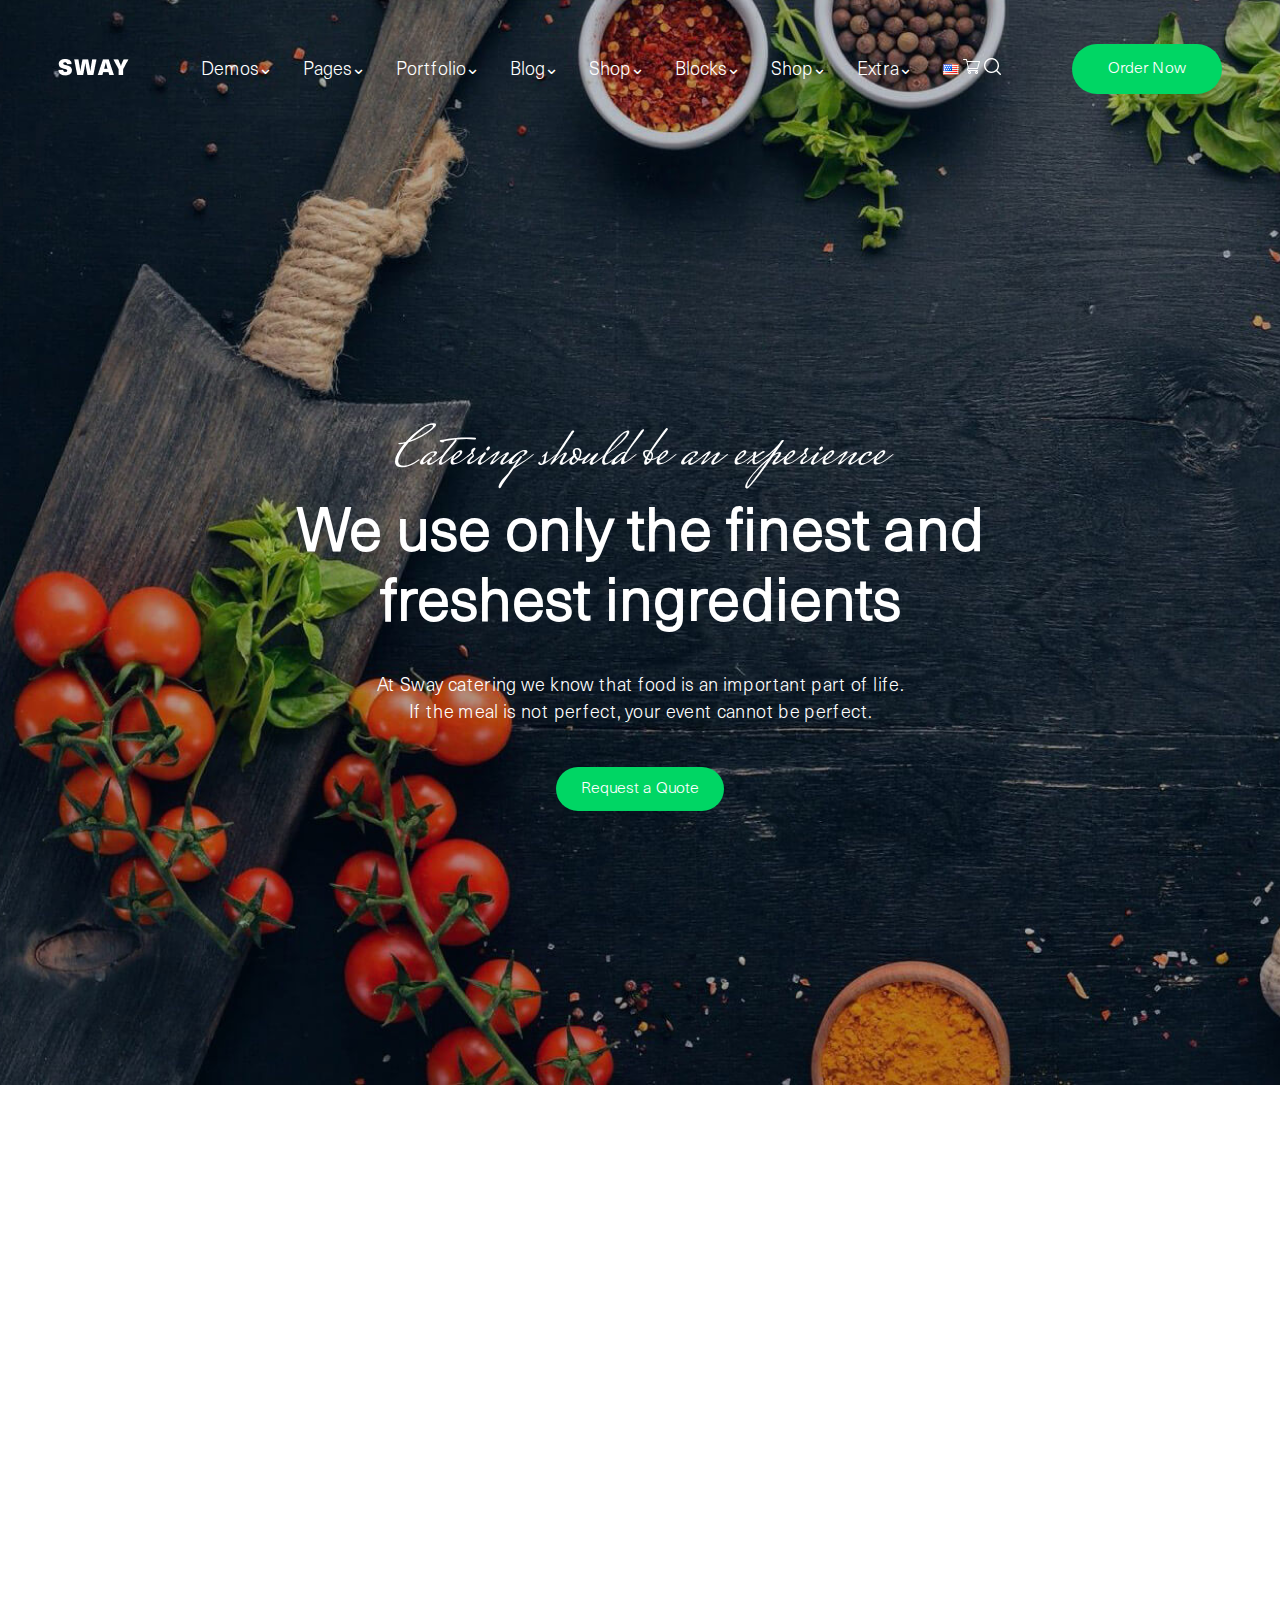
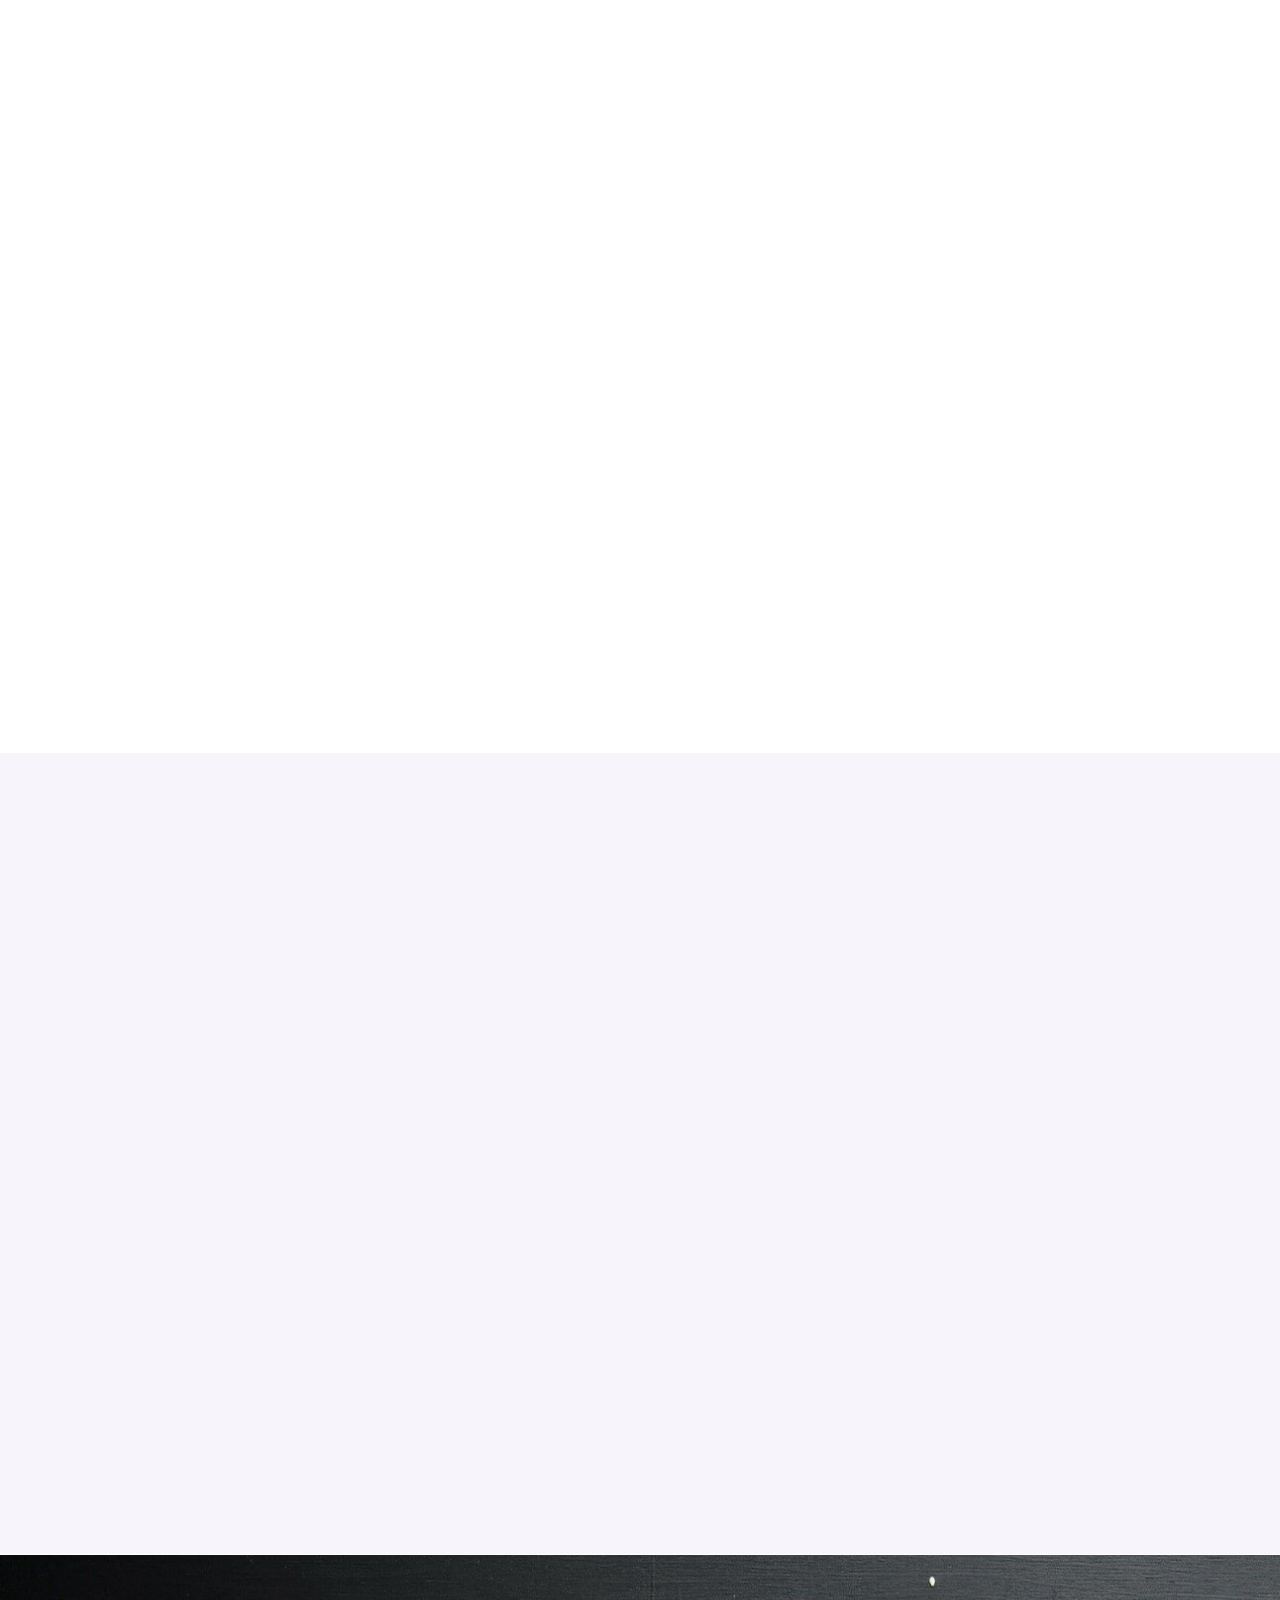
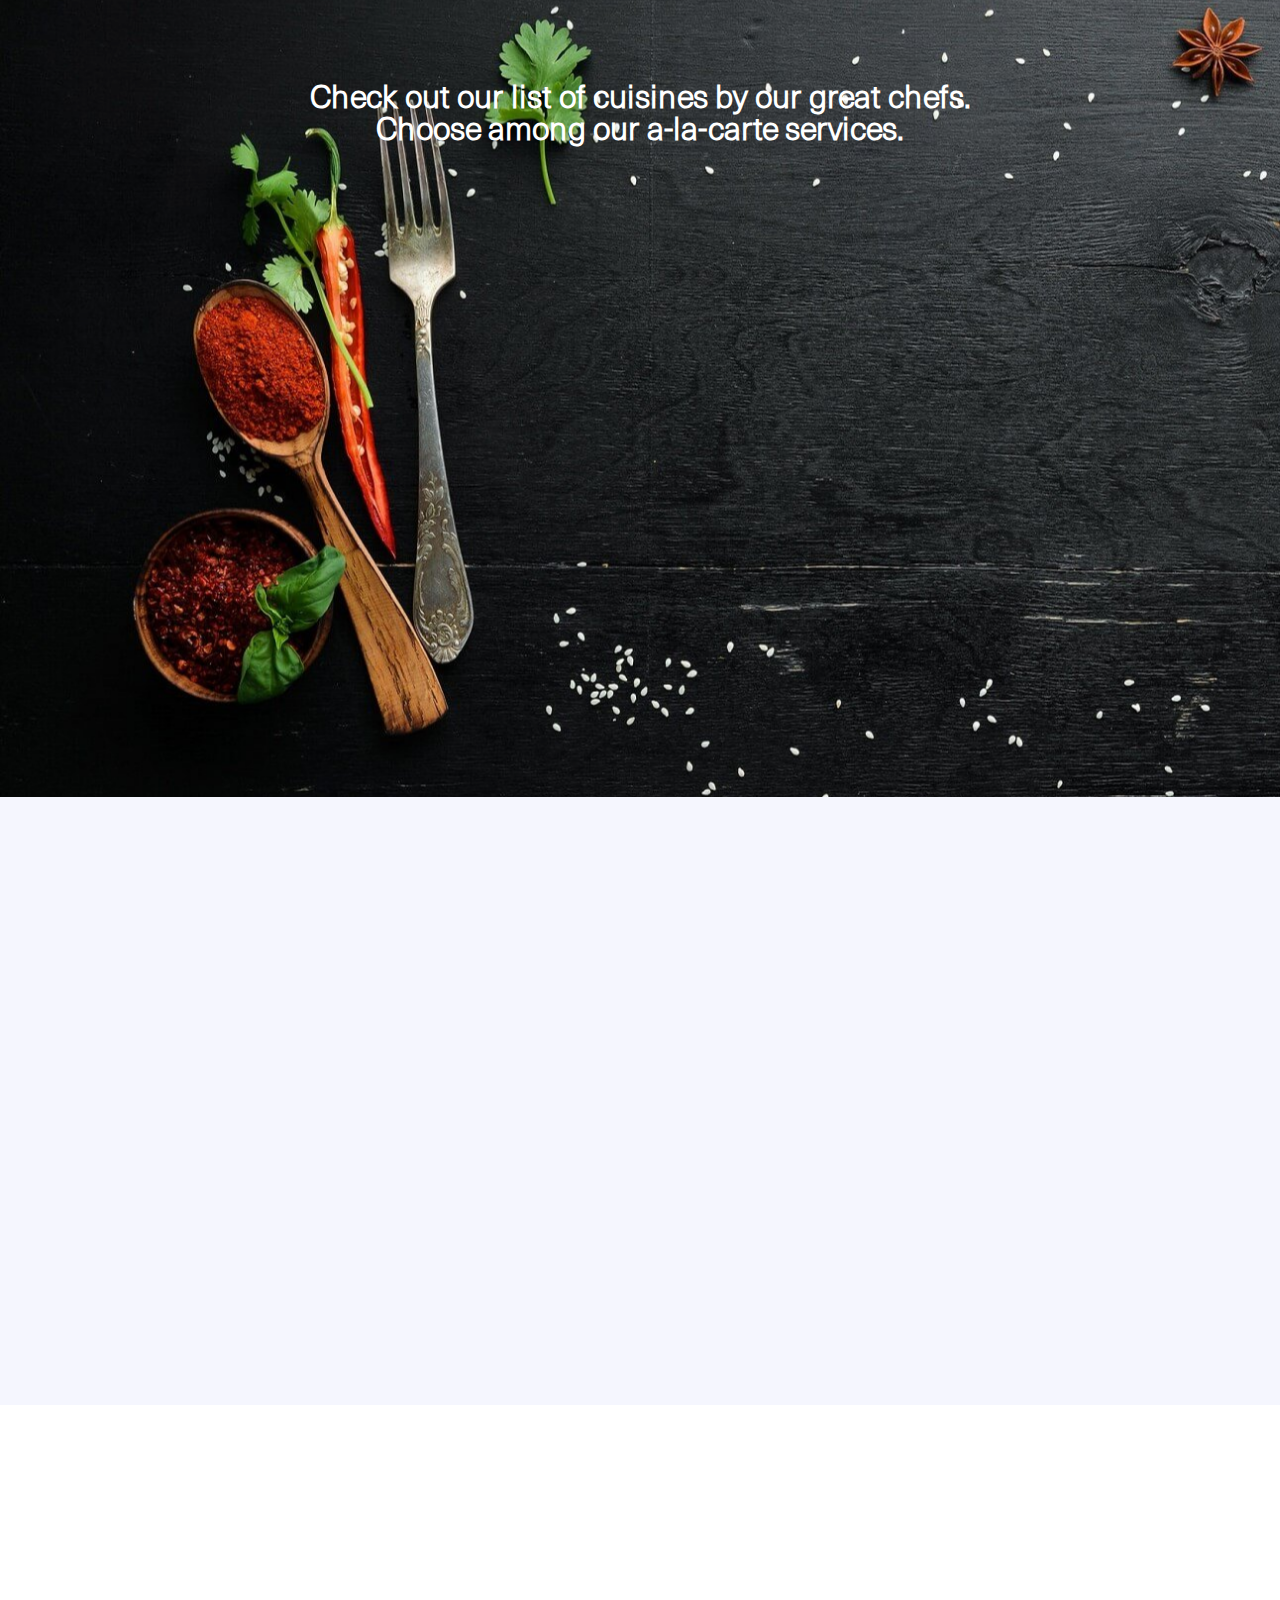
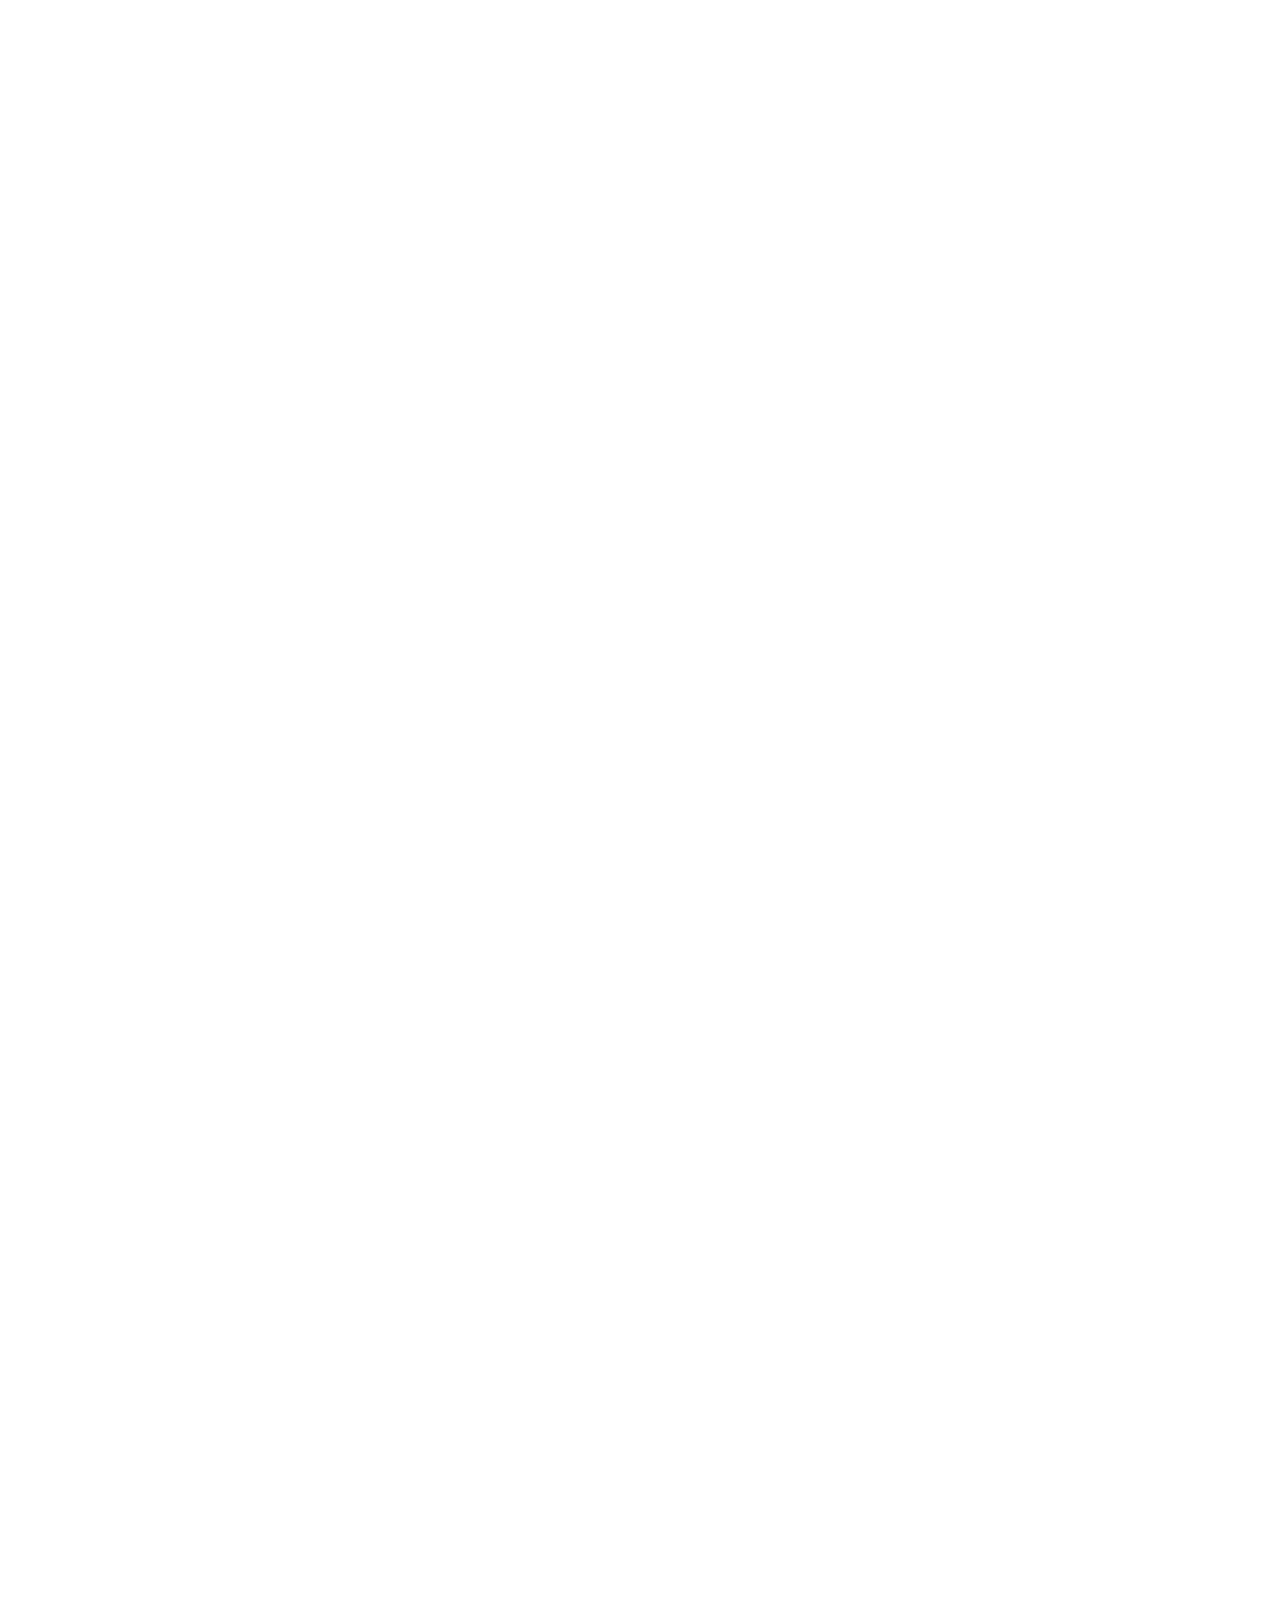
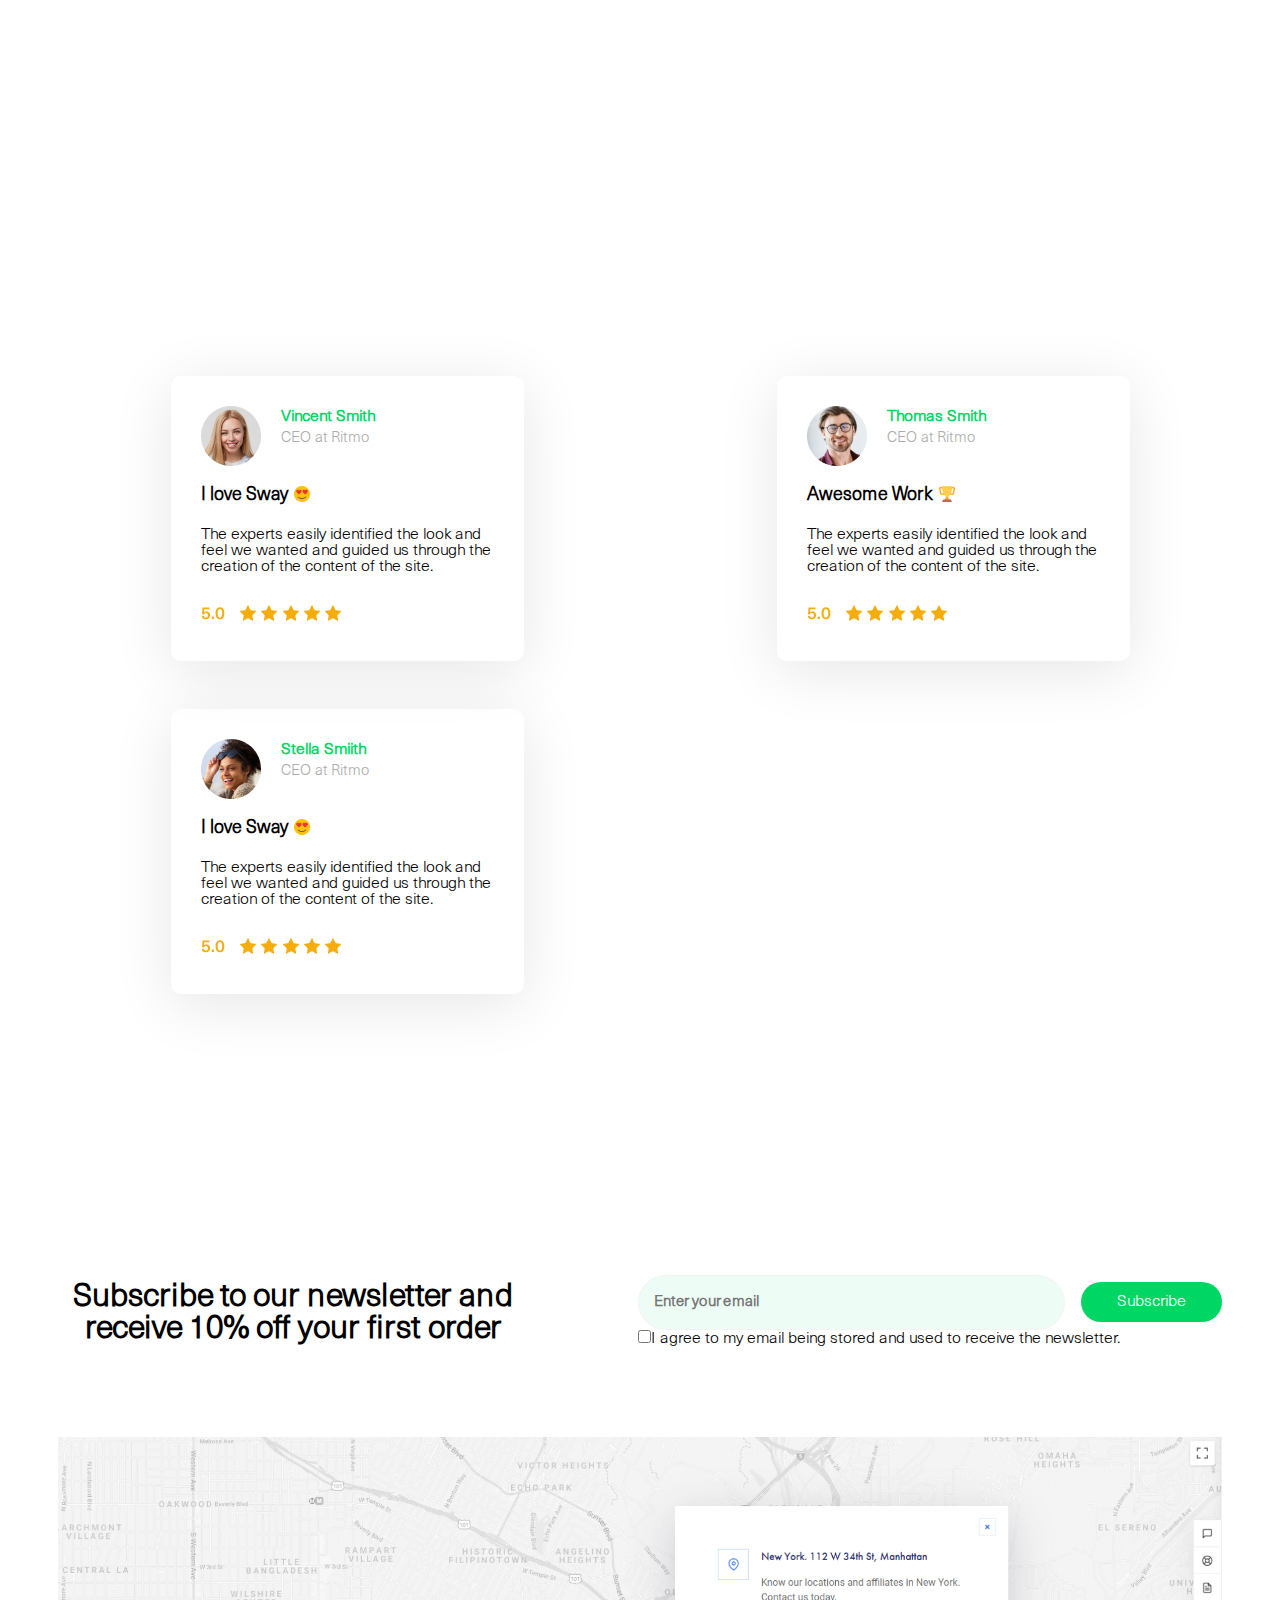
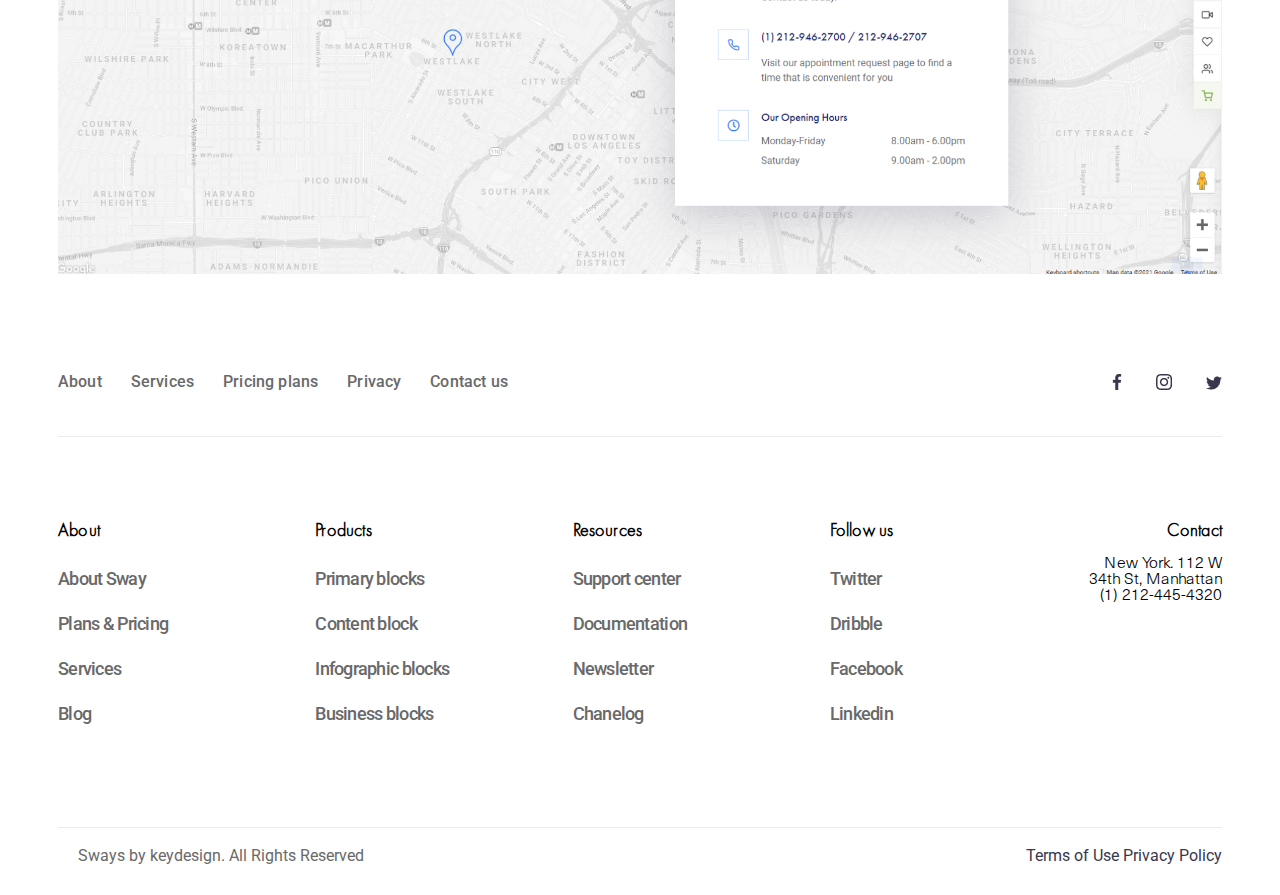
<file: 1/index.html>
<!DOCTYPE html>
<html lang="en">
<head>
    <meta charset="UTF-8">
    <meta http-equiv="X-UA-Compatible" content="IE=edge">
    <meta name="viewport" content="width=device-width, initial-scale=1.0">
    <link rel="stylesheet" href="css/style.css">
    <link rel="stylesheet" href="css/media.css">
    <title>SWAY</title>
    <link rel="stylesheet" href="css/animate.min.css"/>
</head>
<body>
    <div class="header">
        <div class="container">
            <div class="header-links">

                <!-- burger-menu -->
                <div class="burger-menu">
                    <input id="menu-toggle" type="checkbox" />
                    <label class="burger-menu-btn" for="menu-toggle">
                      <span></span>
                    </label>
                    <ul class="menubox">
                        <li><a class="menu-item" href="#">Demos</a></li>
                        <li><a class="menu-item" href="#">Pages</a></li>
                        <li><a class="menu-item" href="#">Portfolio</a></li>
                        <li><a class="menu-item" href="#">Blog</a></li>
                        <li><a class="menu-item" href="#">Blocks</a></li>
                        <li><a class="menu-item" href="#">Shop</a></li>
                        <li><a class="menu-item" href="#">Extra</a></li>
                    </ul>
                </div>
                <!-- burger-menu-end -->

                <a href="#"><img src="img/SWAY-logo.png" alt="logo"></a>
                <div class="header-pages">
                    <a href="#" class="header-links-styles">Demos</a>
                    <a href="#" class="header-links-styles">Pages</a>
                    <a href="#" class="header-links-styles">Portfolio</a>
                    <a href="#" class="header-links-styles">Blog</a>
                    <a href="#" class="header-links-styles">Shop</a>
                    <a href="#" class="header-links-styles">Blocks</a>
                    <a href="#" class="header-links-styles">Shop</a>
                    <a href="#" class="header-links-styles">Extra</a>
                    <a href="#"><img src="img/en-flag 1.png" alt=""></a>
                    <a href="#"><img src="img/shopping-cart 1.png" alt=""></a>
                    <a href="#"><img src="img/Search16px.png" alt=""></a>
                </div>
                <div>
                    <a href="#" class="header-btn">Order Now</a>
                </div>
            </div>
            <div class="header-info">
                <div class="header-title">
                    <h1 class="catering-exp">Catering should be an experience</h1>
                    <h2 class="finest-ingr">We use only the finest and
                    freshest ingredients</h2>
                    <div>
                        <p class="food-meal">At Sway catering we know that food is an important part of life.
                        If the meal is not perfect, your event cannot be perfect.</p>
                    </div>
                    <a href="#" class="header-info-btn">Request a Quote</a>
                </div>
            </div>
        </div>
    </div>
    <div class="main">
        <div class="container">
            <div class="main-title wow animate__animated animate__backInLeft">
                <h1 class="main-catering-serv">Catering services in New York</h1>
                <h2 class="main-specialize-serv">We specialize in corporate and private events</h2>
                <p class="main-exp-serv">With 20 years of experience, we promise you the freshest, local ingredients, hand-crafted
                cooking sprinkled with our unique whimsical elegance and exceptional service.</p>
            </div>
            <div class="main-flavors">
                <div class="main-flavors-wrapper wow animate__animated animate__bounceInLeft">
                    <h1 class="exotic-title">Our passion is stirred by the colors,
                    flavors, and exotic textures</h1>
                    <div class="main-flavors-block">
                        <img class="eat-icon" src="img/catering-icon1.png" alt="shrimp">
                        <h1 class="main-flavors-title">Only the freshest ingredients</h1>
                        <p class="main-flavors-subtitle">Our chefs chop and prepare food fresh each
                        morning, never the day before.</p>
                    </div>
    
                    <div class="main-flavors-block">
                        <img class="eat-icon" src="img/catering-icon2.png" alt="shrimp">
                        <h1 class="main-flavors-title">We have a passion for food</h1>
                        <p class="main-flavors-subtitle">Our chefs chop and prepare food fresh each
                        morning, never the day before.</p>
                    </div>
    
                    <div class="main-flavors-block">
                        <img class="eat-icon" src="img/catering-icon3.png" alt="shrimp">
                        <h1 class="main-flavors-title">We never compromise quality</h1>
                        <p class="main-flavors-subtitle">Our chefs chop and prepare food fresh each
                        morning, never the day before.</p>
                    </div>
                </div>
                <img class="food-exotic-img wow animate__animated animate__backInUp" src="img/catering-main.png" alt="">
            </div>
        </div>
    </div>
    <div class="services">
        <div class="container">
            <h1 class="service-title wow animate__animated animate__backInDown">We are a full-service catering company located in NYC</h1>
            <div class="blocks-services wow animate__animated animate__jackInTheBox">
                <div class="block-service">
                    <img src="img/present.png" alt="present-icon"> 
                    <h1 class="block-service-title">Anniversaries</h1>
                    <p class="block-service-subtitle">Enjoy one of our refreshing body treatments for skin</p>
                    <a href="#" class="learn-more-btn">Learn More</a>
                </div>

                <div class="block-service">
                    <img src="img/glass.png" alt="glass-icon"> 
                    <h1 class="block-service-title">Corporate Parties</h1>
                    <p class="block-service-subtitle">Enjoy one of our refreshing body treatments for skin</p>
                    <a href="#" class="learn-more-btn">Learn More</a>
                </div>

                <div class="block-service">
                    <img src="img/cake.png" alt="cake-icon"> 
                    <h1 class="block-service-title">Weddings</h1>
                    <p class="block-service-subtitle">Enjoy one of our refreshing body treatments for skin</p>
                    <a href="#" class="learn-more-btn">Learn More</a>
                </div>

                <div class="block-service">
                    <img src="img/cupcake.png" alt="cupcake-icon"> 
                    <h1 class="block-service-title">Social Events</h1>
                    <p class="block-service-subtitle">Enjoy one of our refreshing body treatments for skin</p>
                    <a href="#" class="learn-more-btn">Learn More</a>
                </div>
            </div>
            <div class="serv-btn  wow animate__animated animate__backInDown">
                <a href="#" class="our-services-btn">Our Services</a>
            </div>
        </div>
    </div>
    <div class="dishes-list">
        <div class="container">
            <h1 class="dishes-title">Check out our list of cuisines by our great chefs.
            Choose among our a-la-carte services.</h1>
            <div class="block-list  wow animate__animated animate__backInDown">
                <div class="block-list-wrapper">
                    <a href="#" class="block-list-links">Lunch Catering</a>
                    <a href="#" class="block-list-links">Dinner Catering</a>
                    <a href="#" class="block-list-links">Breakfast Catering</a>
                </div>
                <div class="dinners">
                    <div class="dinner-block  wow animate__animated animate__flipInY">
                        <div class="dinner-block-wrapper">
                            <div class="dinner-block-1">
                                <div>
                                    <img class="dinner-eat-pict" src="img/eat-2.png" alt="dinner-Goulash">
                                    <div class="dinner-price-row">
                                        <h1 class="dinner-title">Classic Goulash</h1><span class="dinner-price">$80</span>
                                    </div>
                                    <p class="dinner-subtitle">12 Person Minimum on All Packages.</p>
                                </div>
                                <div>
                                    <img class="dinner-eat-pict" src="img/eat-3.png" alt="dinner-Spaghetti">
                                    <div class="dinner-price-row">
                                        <h1 class="dinner-title">Classic Italian Spaghetti</h1><span class="dinner-price">$80</span>
                                    </div>
                                    <p class="dinner-subtitle">12 Person Minimum on All Packages.</p>
                                </div>
                                <div>
                                    <img class="dinner-eat-pict" src="img/eat-4.png" alt="dinner-Chicken">
                                    <div class="dinner-price-row">
                                        <h1 class="dinner-title">Grilled Chicken</h1><span class="dinner-price">$80</span>
                                    </div>
                                    <p class="dinner-subtitle">12 Person Minimum on All Packages.</p>
                                </div>
                            </div>
                            <div class="dinner-block-2">
                                <div>
                                    <img class="dinner-eat-pict" src="img/eat-5.png" alt="dinner-Steak">
                                    <div class="dinner-price-row">
                                        <h1 class="dinner-title">Fried Pork Steak</h1><span class="dinner-price">$80</span>
                                    </div>
                                    <p class="dinner-subtitle">12 Person Minimum on All Packages.</p>
                                </div>
                                <div>
                                    <img class="dinner-eat-pict" src="img/eat-6.png" alt="dinner-Fry-Noodles">
                                    <div class="dinner-price-row">
                                        <h1 class="dinner-title">Stir Fry Noodles</h1><span class="dinner-price">$80</span>
                                    </div>
                                    <p class="dinner-subtitle">12 Person Minimum on All Packages.</p>
                                </div>
                                <div>
                                    <img class="dinner-eat-pict" src="img/eat-7.png" alt="dinner-salad">
                                    <div class="dinner-price-row">
                                        <h1 class="dinner-title">Healthy Salad</h1><span class="dinner-price">$80</span>
                                    </div>
                                    <p class="dinner-subtitle">12 Person Minimum on All Packages.</p>
                                </div>
                            </div>
                        </div>
                    </div>
                </div>
            </div>
        </div>
    </div>
    <div class="section">
        <div class="container">
            <div class="section-wrapper">
                <div class="section-food  wow animate__animated animate__rotateIn">
                    <div>
                        <img class="background-img" src="img/background-main.png" alt="bg-img">
                        <img class="background-dots" src="img/Dots.png" alt="dots">
                        <img class="background-play" src="img/play.png" alt="player">
                    </div>
                    <div class="about-food-block">
                        <div class="about-food-block-wrapper">
                            <h1 class="section-title">At Sway, we know that food is
                            an important part of life</h1>
                            <p class="section-subtitle">If the meal isn't perfect, your event cannot be perfect. 
                            We know that it is critical for your food to arrive on time,
                            to be presented beautifully, and to be delicious.
                            </p>
                            <a class="section-order-btn" href="#">Order Now</a>
                        </div>
                    </div>
                </div>
            </div>
        </div>
    </div>
    <div class="exclusive-menu">
        <div class="container">
            <h1 class="menu-title  wow animate__animated animate__zoomInRight">Visit our online store right now to see our
            exclusive menu and products</h1>
            <div class="menu-list  wow animate__animated animate__fadeInUp">
                <div class="menu-list-wrapper">

                    <div class="menu-eat-block">
                        <img class="eat-picture" src="img/eat.png" alt="eat">
                        <h1 class="menu-eat-title">Classic Goulash</h1>
                        <div class="price-item">
                            <p>$55</p><img src="img/Stars-in-menu.png" alt="stars">
                        </div>
                    </div>

                    <div class="menu-eat-block">
                        <img class="sale-for-eat" src="img/sale.png" alt="sale-block">
                        <img class="eat-picture" src="img/spagheti.png" alt="eat">
                        <h1 class="menu-eat-title">Classic Italian Spaghetti</h1>
                        <div class="price-item">
                            <p>$25</p><img src="img/Stars-in-menu.png" alt="stars">
                        </div>
                    </div>

                    <div class="menu-eat-block">
                        <img class="eat-picture" src="img/eat.png" alt="eat">
                        <h1 class="menu-eat-title">Fried Pork Steak</h1>
                        <div class="price-item">
                            <p>$55</p><img src="img/Stars-in-menu.png" alt="stars">
                        </div>
                    </div>

                    <div class="menu-eat-block">
                        <img class="sale-for-eat" src="img/sale.png" alt="sale-block">
                        <img class="eat-picture" src="img/spagheti.png" alt="eat">
                        <h1 class="menu-eat-title">Grilled Chicken</h1>
                        <div class="price-item">
                            <p>$25</p><img src="img/Stars-in-menu.png" alt="stars">
                        </div>
                    </div>
                </div>
                <div class="menu-list-wrapper">
                    <div class="menu-eat-block">
                        <img class="eat-picture" src="img/eat.png" alt="eat">
                        <h1 class="menu-eat-title">Grilled Roast Beef</h1>
                        <div class="price-item">
                            <p>$55</p><img src="img/Stars-in-menu.png" alt="stars">
                        </div>
                    </div>

                    <div class="menu-eat-block">
                        <img class="eat-picture" src="img/spagheti.png" alt="eat">
                        <h1 class="menu-eat-title">Honey Spicy Chiken</h1>
                        <div class="price-item">
                            <p>$25</p><img src="img/Stars-in-menu.png" alt="stars">
                        </div>
                    </div>

                    <div class="menu-eat-block">
                        <img class="eat-picture" src="img/eat.png" alt="eat">
                        <h1 class="menu-eat-title">Honey Spicy Chiken</h1>
                        <div class="price-item">
                            <p>$55</p><img src="img/Stars-in-menu.png" alt="stars">
                        </div>
                    </div>

                    <div class="menu-eat-block">
                        <img class="eat-picture" src="img/spagheti.png" alt="eat">
                        <h1  class="menu-eat-title">Stir Fry Noodles</h1>
                        <div class="price-item">
                            <p>$25</p><img src="img/Stars-in-menu.png" alt="stars">
                        </div>
                    </div>
                </div>
                <a href="#" class="menu-btn">Visit Store</a>
            </div>
            <div class="comments">

                <img class="arrow-left-crsl" src="img/Arrow-left.png" alt="Arrow-left">
                <img class="arrow-right-crsl" src="img/Arrow-right.png" alt="Arrow-right">


                <div class="rate-blocks-wrapper">
                    <div class="rate-block">
                        <div class="author">
                            <img src="img/user-1.png" class="avatar-user" alt="user">
                            <div>
                                <h1 class="name-author">Vincent Smith</h1>
                                <p class="profession-author">CEO at Ritmo</p>
                            </div>
                            <div>
                                <h1 class="comment-title">I love Sway</h1>
                                <img class="smile-sway" src="img/in-love 1.png" alt="smile-sway">
                                <p>The experts easily identified the look and feel
                                we wanted and guided us through the creation
                                of the content of the site.</p>
                                <img class="rate-stars-comment" src="img/Rate.png" alt="rate-stars">
                            </div>
                        </div>
                    </div>
                    <div class="rate-block">
                        <div class="author">
                            <img src="img/user-3.png" class="avatar-user" alt="user">
                            <div>
                                <h1 class="name-author">Thomas Smith</h1>
                                <p class="profession-author">CEO at Ritmo</p>
                            </div>
                            <div>
                                <h1 class="comment-title">Awesome Work</h1>
                                <img class="cup-sway" src="img/cup.png" alt="cup-sway">
                                <p>The experts easily identified the look and feel
                                we wanted and guided us through the creation
                                of the content of the site.</p>
                                <img class="rate-stars-comment" src="img/Rate.png" alt="rate-stars">
                            </div>
                        </div>
                    </div>
                    <div class="rate-block">
                        <div class="author">
                            <img src="img/user-2.png" class="avatar-user" alt="user">
                            <div>
                                <h1 class="name-author">Stella Smiith</h1>
                                <p class="profession-author">CEO at Ritmo</p>
                            </div>
                            <div>
                                <h1 class="comment-title">I love Sway</h1>
                                <img class="smile-sway" src="img/in-love 1.png" alt="smile-sway">
                                <p>The experts easily identified the look and feel
                                we wanted and guided us through the creation
                                of the content of the site.</p>
                                <img class="rate-stars-comment" src="img/Rate.png" alt="rate-stars">
                            </div>
                        </div>
                    </div>
                </div>
                <img class="slides" src="img/Slides.png" alt="">
            </div>
        </div>
    </div>
    <div class="contact-us">
        <div class="container">
            <div class="contact-us-wrapper">
                <h1 class="contact-us-title">Subscribe to our newsletter and
                receive 10% off your first order</h1>
                <div class="form-input">
                    <input class="input-styles" type="email" placeholder="Enter your email"><button class="sub-btn">Subscribe</button>
                    <div class="checkbox-form">
                        <input type="checkbox" required>I agree to my email being stored and 
                        used to receive the newsletter.
                    </div>
                </div>
            </div>
            <div class="map">
                <img class="map-place" src="img/Map.png" alt="Map">
            </div>
        </div>
    </div>
    <div class="footer">
        <div class="container">
            <div class="footer-links-wrapper">
                <div class="main-footer-links">
                    <a href="#" class="footer-links">About</a>
                    <a href="#" class="footer-links">Services</a>
                    <a href="#" class="footer-links">Pricing plans</a>
                    <a href="#" class="footer-links">Privacy</a>
                    <a href="#" class="footer-links">Contact us</a>
                </div>
                <div class="main-footer-soc-links">
                    <a class="soc-icon" href="https://ru-ru.facebook.com/"><img src="img/facebook.png"  alt="facebook"></a>
                    <a class="soc-icon" href="https://www.instagram.com/"><img src="img/instagram.png"  alt="instagram"></a>
                    <a class="soc-icon" href="https://twitter.com/?lang=ru"><img src="img/Twitter.png"  alt="twitter"></a>
                </div>
            </div>
            <div class="footer-categories">
                <div class="footer-categories-wrapper">
                    <div class="footer-links-block">
                        <h1 class="footer-links-block-title">About</h1>
                        <a href="#" class="about-footer-link">About Sway</a>
                        <a href="#" class="about-footer-link">Plans & Pricing</a>
                        <a href="#" class="about-footer-link">Services</a>
                        <a href="#" class="about-footer-link">Blog</a> 
                    </div>
                    <div class="footer-links-block">
                        <h1 class="footer-links-block-title">Products</h1>
                        <a href="#" class="about-footer-link">Primary blocks</a> 
                        <a href="#" class="about-footer-link">Content block</a>
                        <a href="#" class="about-footer-link">Infographic blocks</a>
                        <a href="#" class="about-footer-link">Business blocks</a> 
                    </div>
                    <div class="footer-links-block">
                        <h1 class="footer-links-block-title">Resources</h1>
                        <a href="#" class="about-footer-link">Support center</a> 
                        <a href="#" class="about-footer-link">Documentation</a>
                        <a href="#" class="about-footer-link">Newsletter</a>
                        <a href="#" class="about-footer-link">Chanelog</a> 
                    </div>
                    <div class="footer-links-block">
                        <h1 class="footer-links-block-title">Follow us</h1>
                        <a href="#" class="about-footer-link">Twitter</a> 
                        <a href="#" class="about-footer-link">Dribble</a>
                        <a href="#" class="about-footer-link">Facebook</a>
                        <a href="#" class="about-footer-link">Linkedin</a> 
                    </div>
                    <div class="footer-links-end">
                        <h1 class="footer-links-block-title">Contact</h1>
                        <p class="adress">New York. 112 W
                        34th St, Manhattan
                        (1) 212-445-4320</p>
                    </div>
                </div>
            </div>
            <div class="footer-end">
                <p class="keydesign">Sways by keydesign. All Rights Reserved</p>
                <p class="privacy-policy">Terms of Use Privacy Policy</p>
            </div>
        </div>
    </div>
    <script src="js/wow.min.js"></script>
    <script>
        new WOW().init();
    </script>
</body>
</html>
</file>
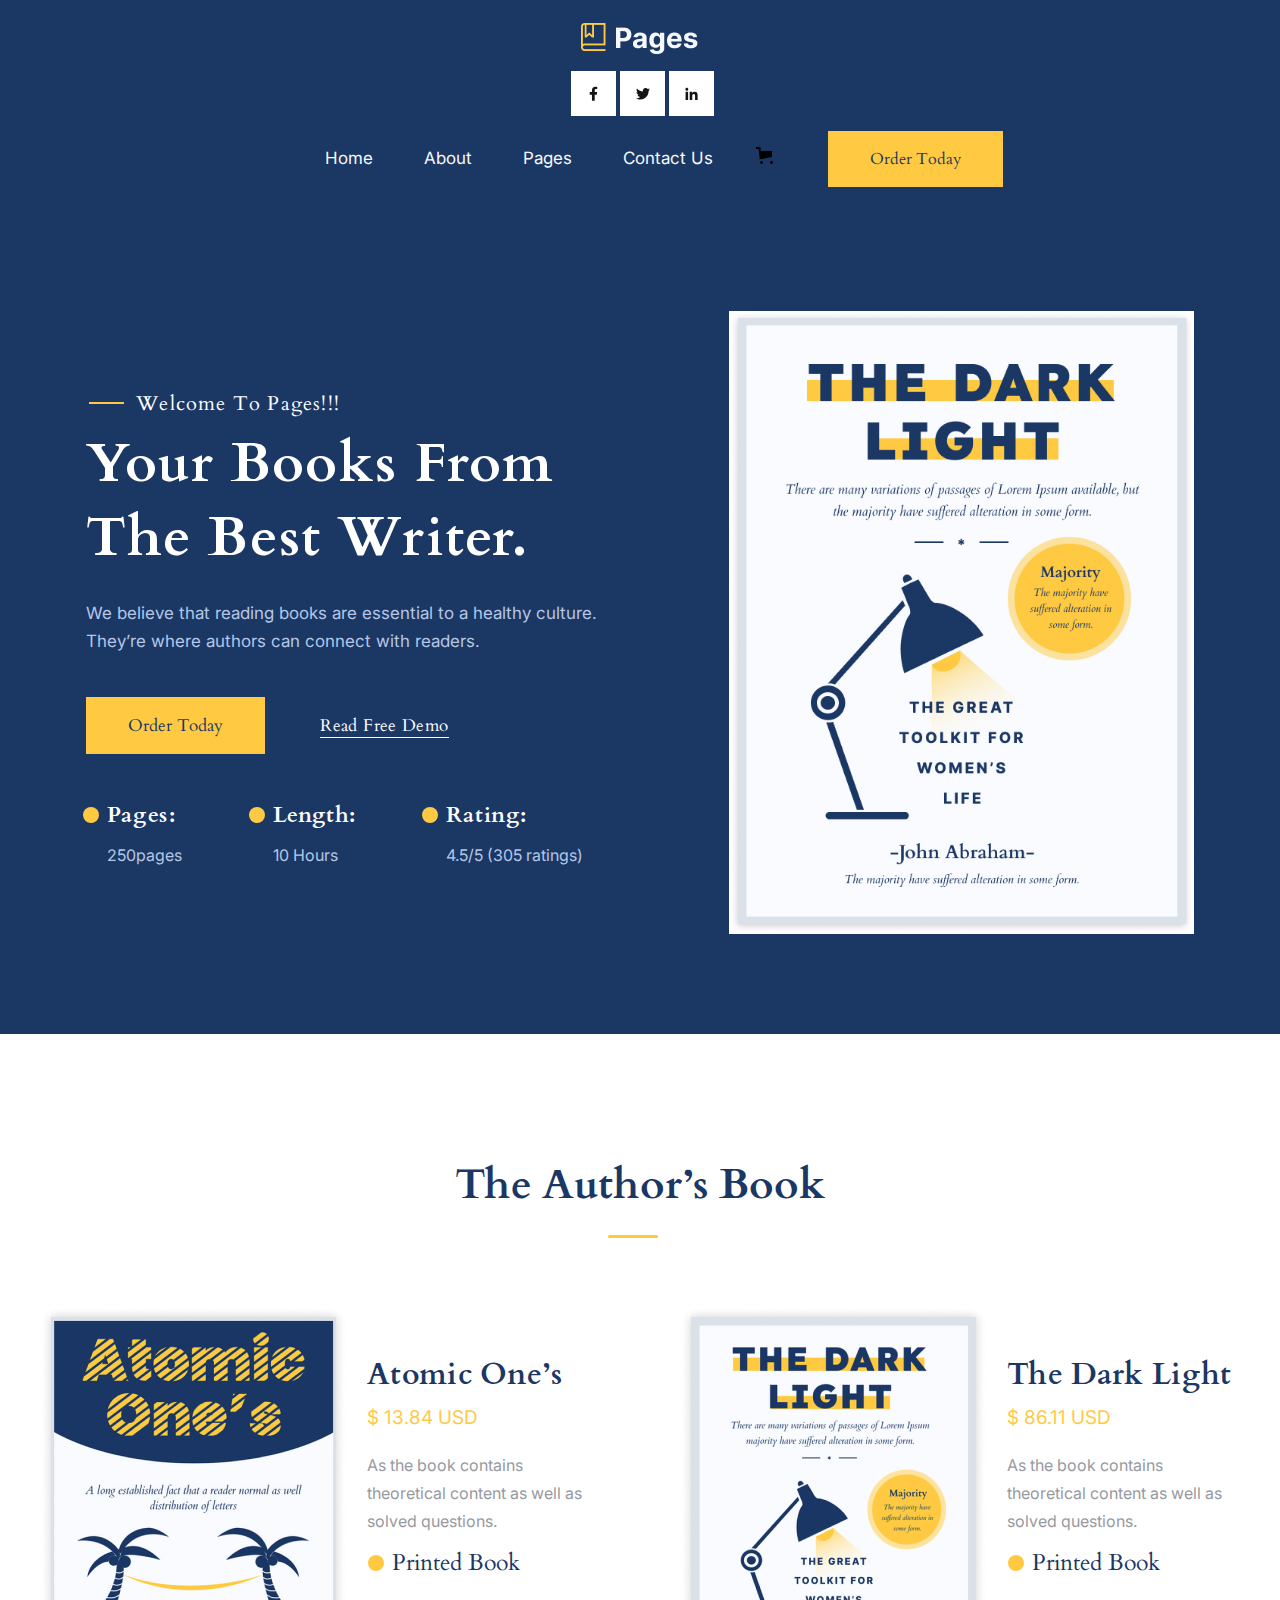
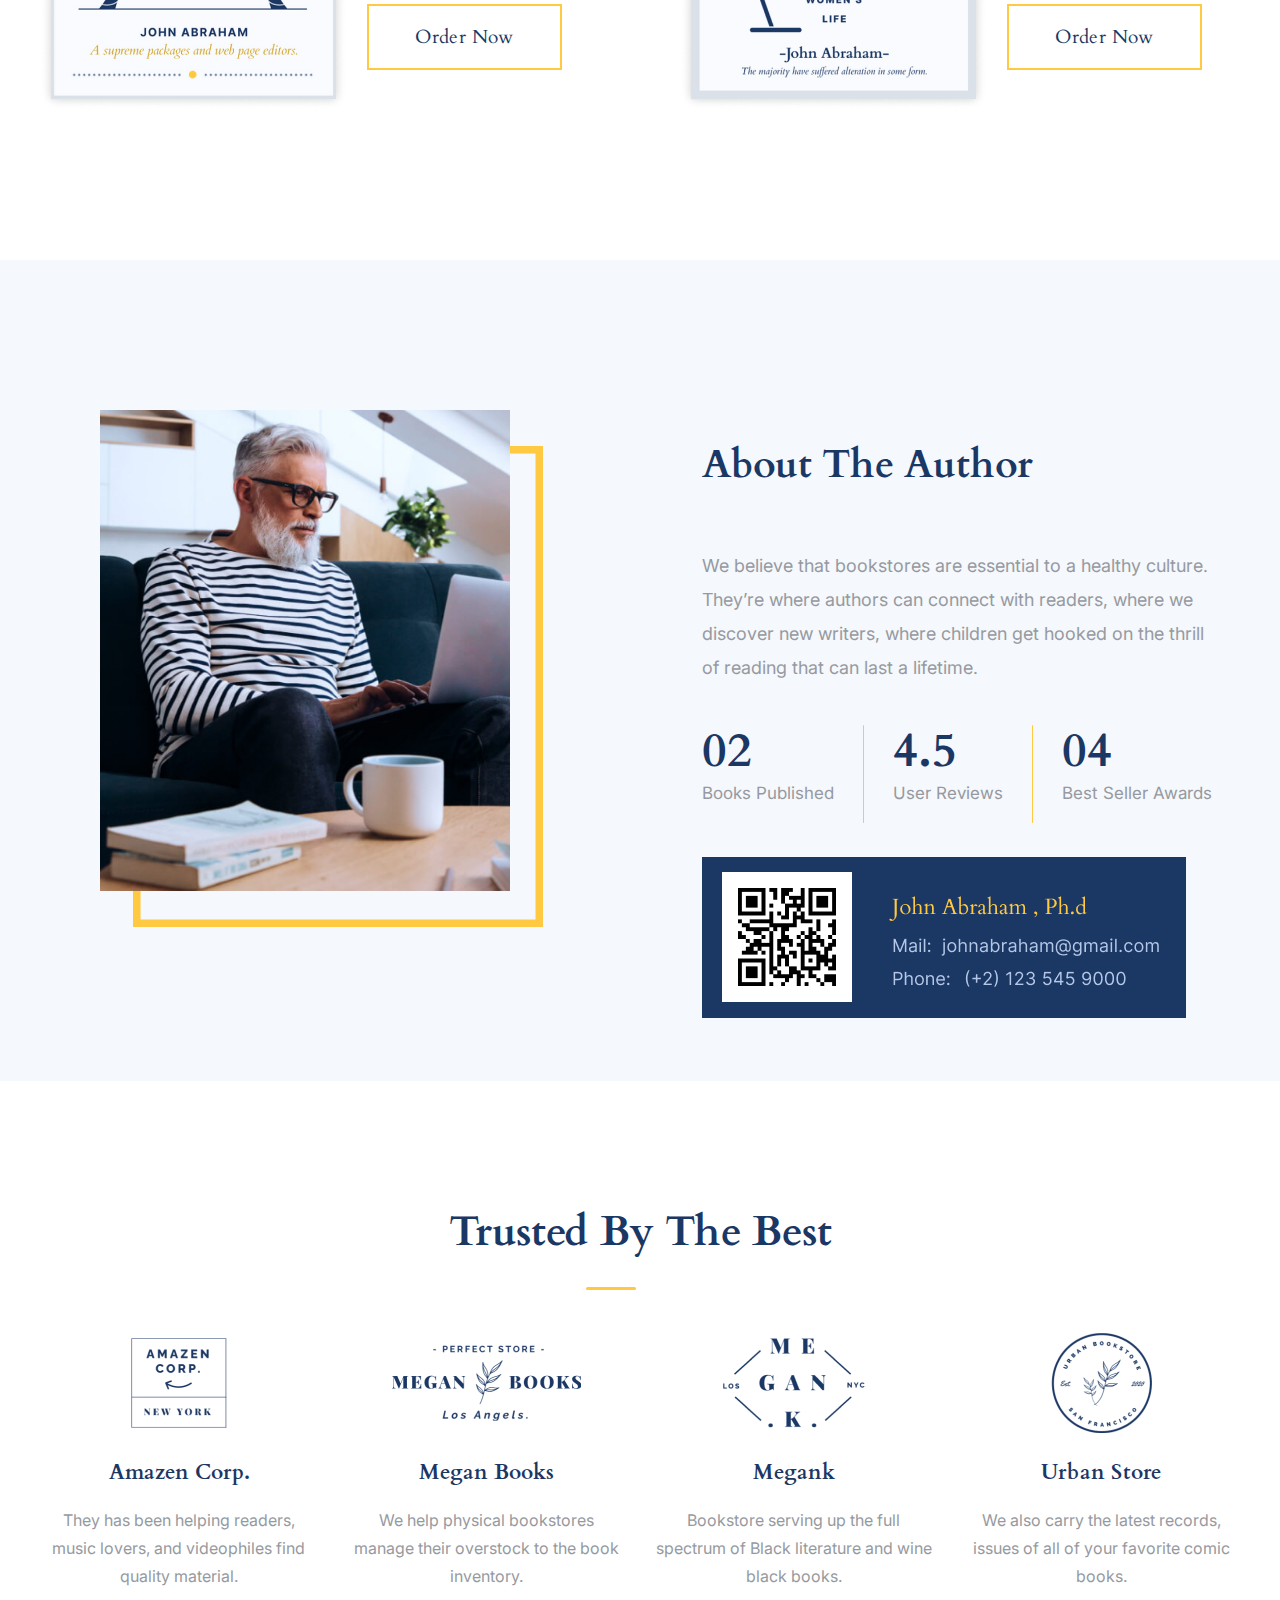
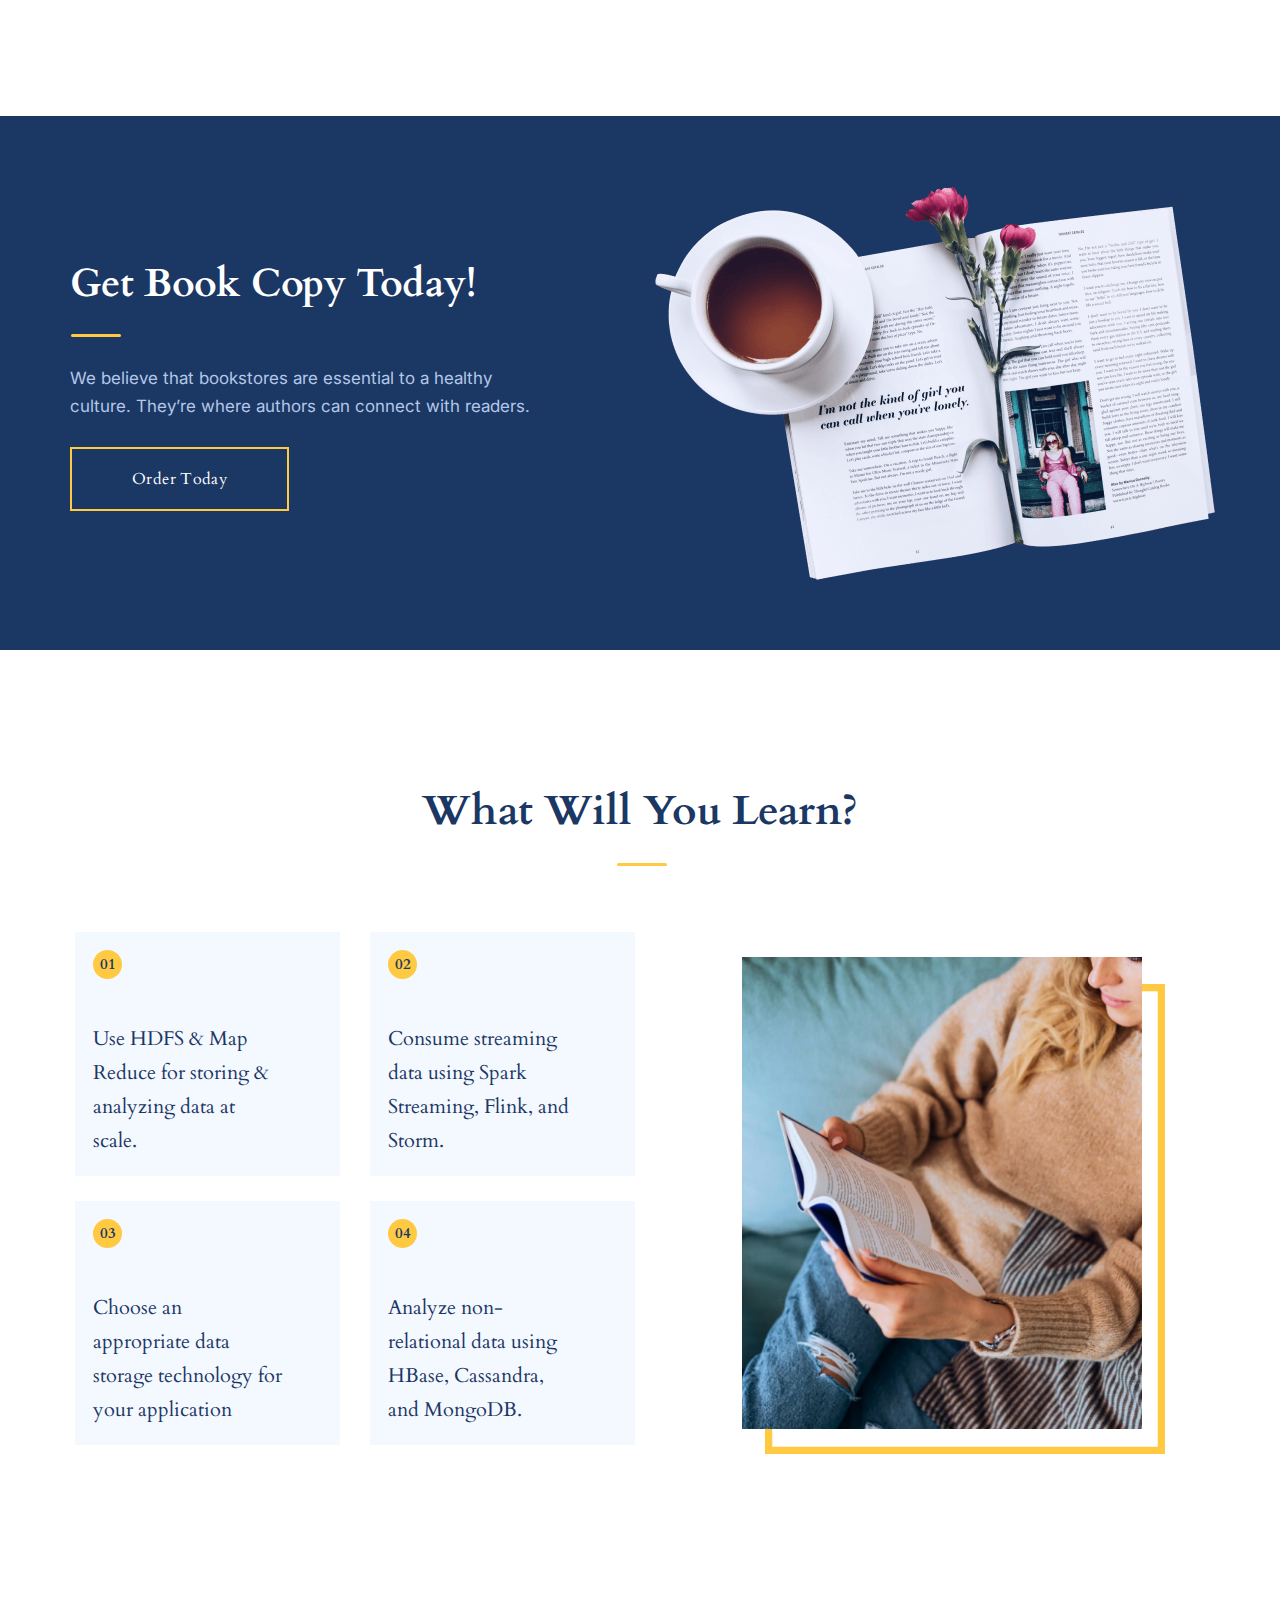
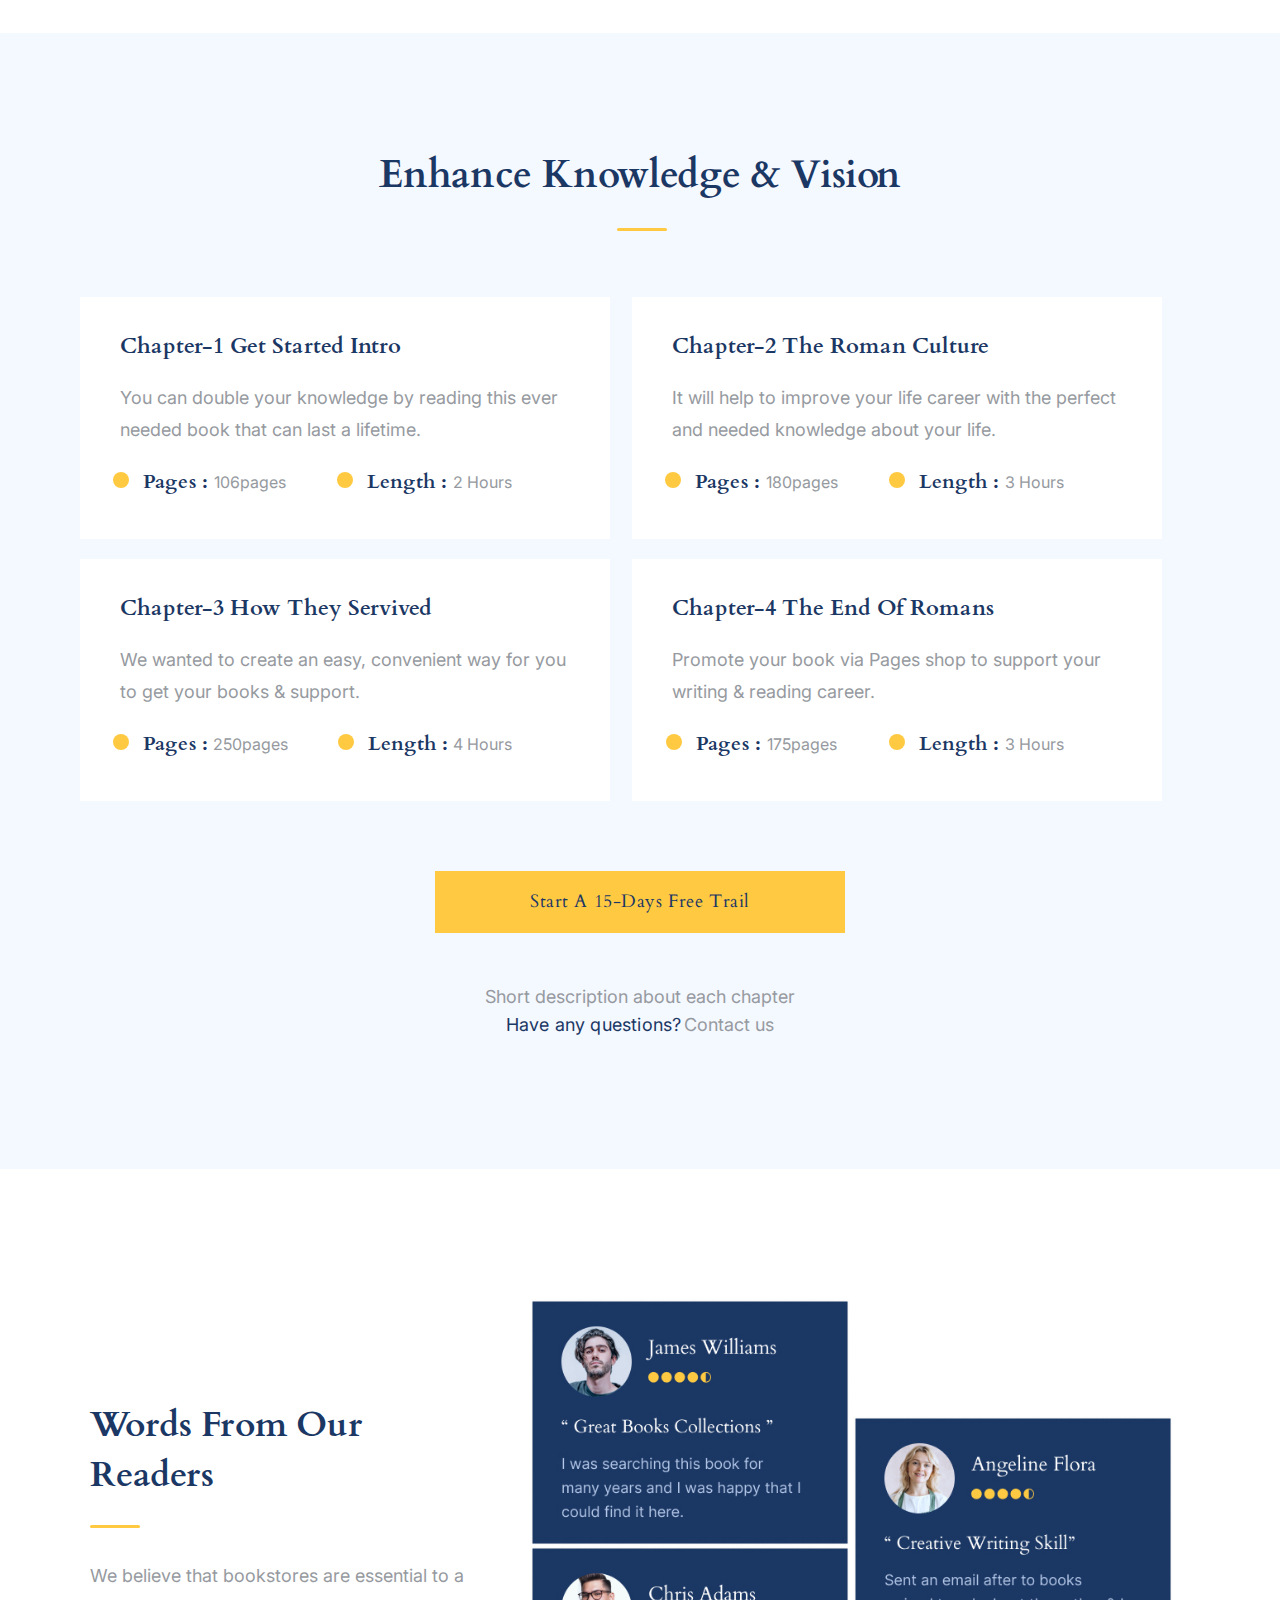
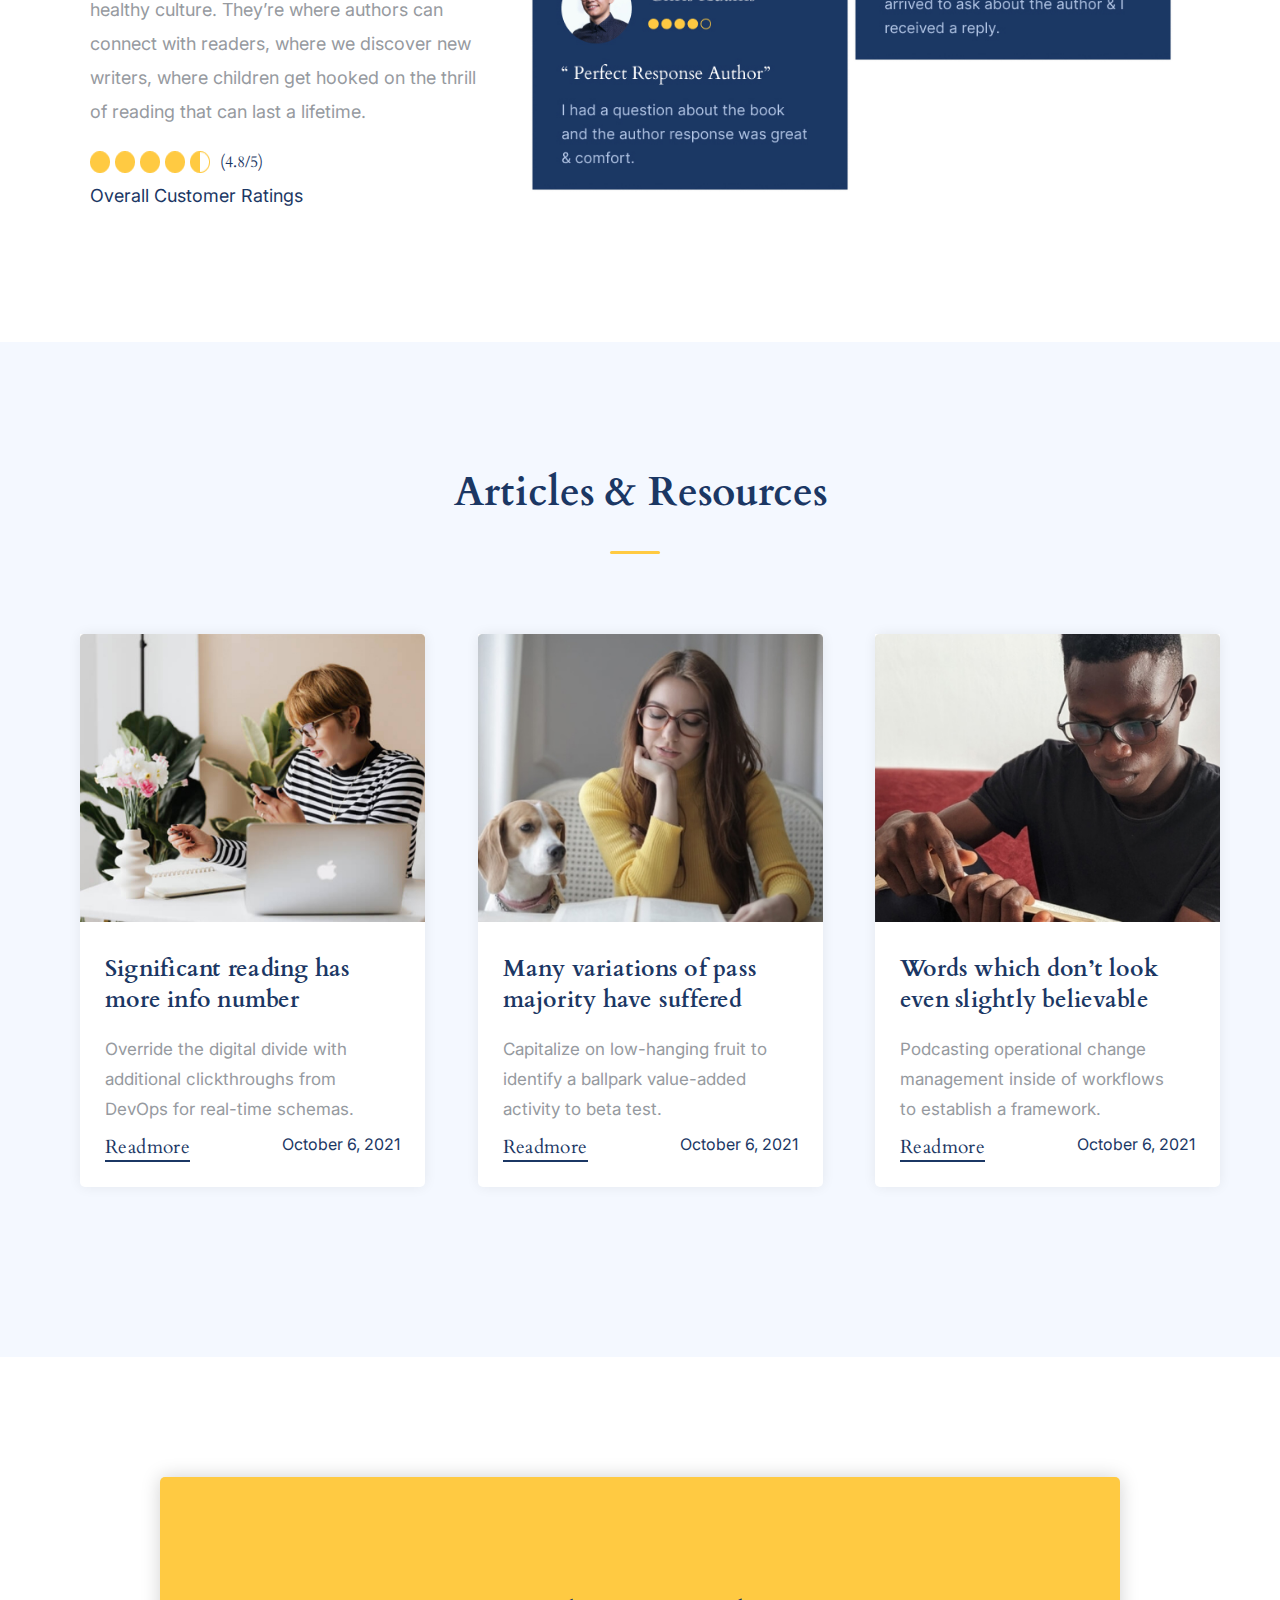
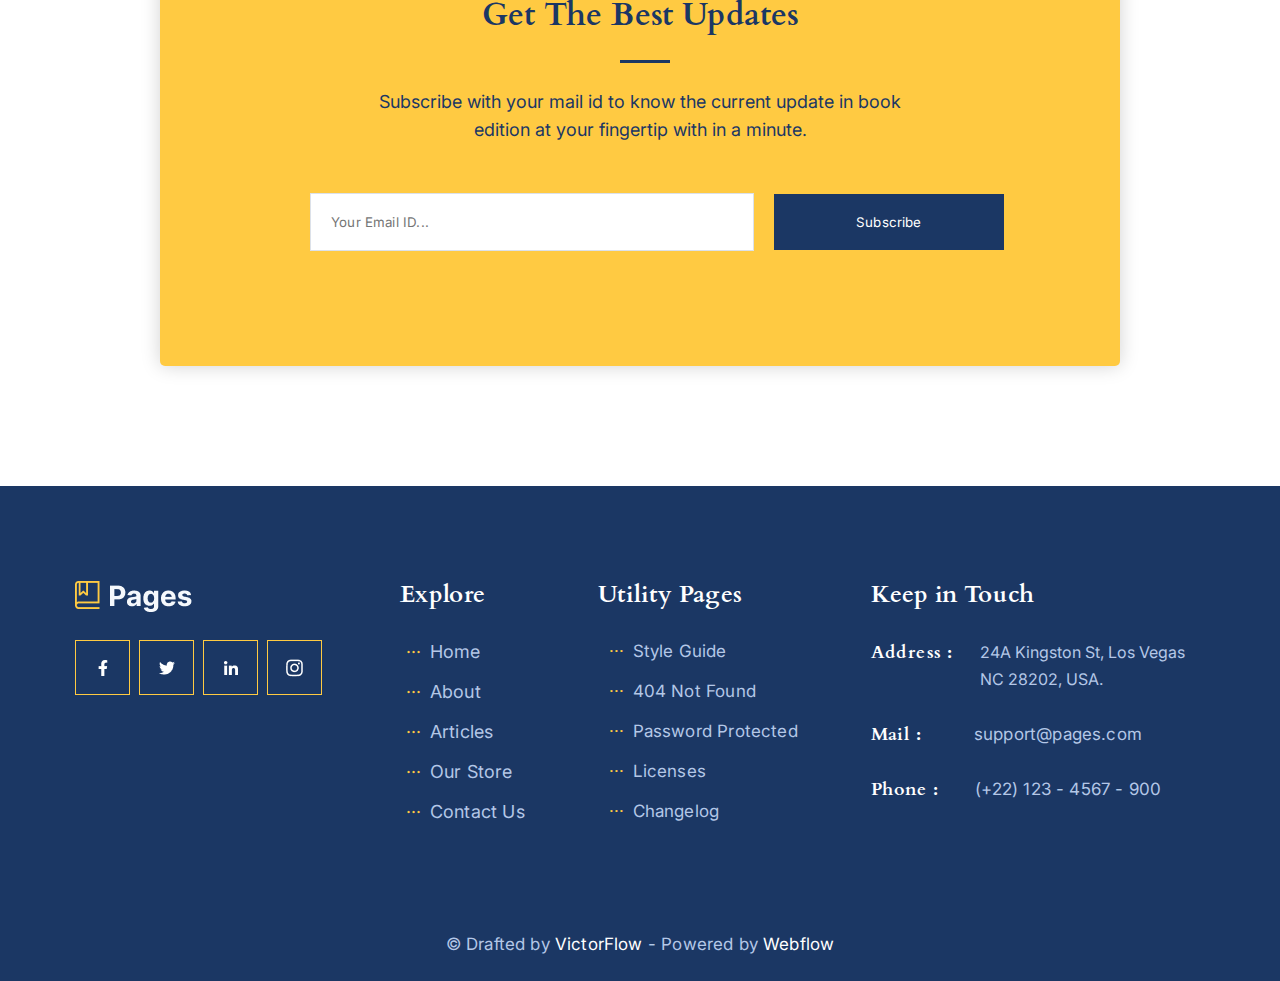
<file: 2/index.html>
<!DOCTYPE html>
<html lang="en">
<head>
    <meta charset="UTF-8">
    <meta http-equiv="X-UA-Compatible" content="IE=edge">
    <meta name="viewport" content="width=device-width, initial-scale=1.0">
    <link rel="stylesheet" href="css/style.css">
    <link rel="stylesheet" href="css/media.css">
    <link rel="shortcut icon" href="img/icon-books.png" type="img/png">
    <title>Pages - books from the best writer</title>
</head>
<body>
    <header class="header">
        <div class="container">
            <div class="header-wrapper">
                <div class="header-logo">
                    <a href="#"><img src="img/logo-pages.png" alt="logo-pages"></a>
                </div>
                <div class="header-social-links">
                    <a href="#"><img src="img/Facebook.svg" alt="logo-facebook"></a>
                    <a href="#"><img src="img/Twitter.svg" alt="logo-twitter"></a>
                    <a href="#"><img src="img/Likedin.svg" alt="logo-likedin"></a>
                </div>
                <div class="header-links">
                    <a href="#" class="header-link">Home</a>
                    <a href="#" class="header-link">About</a>
                    <a href="#" class="header-link">Pages</a>
                    <a href="#" class="header-link">Contact Us</a>
                    <a href="#" class="header-cart-icon"><img src="img/cart-icon.png" alt="cart-icon"></a>
                    <a href="#" class="header-button">Order Today</a>
                </div>
            </div>
            <div class="header-block">
                <div class="header-block-inner">
                    <p class="header-heading">Welcome to Pages!!!</p>
                    <h1 class="header-title">Your Books From The Best Writer.</h1>
                    <p class="header-subtitle">We believe that reading books are essential to a healthy culture. 
                    They’re where authors can connect with readers.</p>

                    <div class="buttons">
                        <a class="header-button-order-today" href="#">Order Today</a>
                        <a class="header-button-free" href="#">Read Free Demo</a>
                    </div>

                    <div class="header-overview-book">
                        <div class="header-overview-wrapper">
                            <div class="rate-block">
                                <h1 class="rate-block-title">Pages:</h1>
                                <p class="rate-block-subtitle">250pages</p>
                            </div>
                            <div class="rate-block">
                                <h1 class="rate-block-title">Length:</h1>
                                <p class="rate-block-subtitle">10 Hours</p>
                            </div>
                            <div class="rate-block">
                                <h1 class="rate-block-title">Rating:</h1>
                                <p class="rate-block-subtitle">4.5/5 (305 ratings)</p>
                            </div>
                        </div>
                    </div>
                </div>
                <img class="header-book" src="img/header-book.jpg" alt="Book">
            </div>
        </div>
    </header>
    <div class="authors-book">
        <div class="container">
            <h1 class="authors-book-heading">The Author’s Book</h1>
            <div class="authors-book-wrapper">
                <div class="author-book-block">
                    <img class="author-book-img" src="img/atomic-one.jpg" alt="atomic-one-book">
                    <div class="info-about-book">
                        <h1 class="book-title">Atomic One’s</h1>
                        <p class="book-price">$ 13.84 USD</p>
                        <p class="book-subtitle">As the book contains theoretical
                        content as well as solved questions.</p>
                        <p class="book-format">Printed Book</p>
                        <a href="#" class="book-order-now">Order Now</a>
                    </div>
                </div>
                <div class="author-book-block">
                    <img class="author-book-img" src="img/the-dark-light.jpg" alt="the-dark-light-book">
                    <div class="info-about-book">
                        <h1 class="book-title">The Dark Light</h1>
                        <p class="book-price">$ 86.11 USD</p>
                        <p class="book-subtitle">As the book contains theoretical
                        content as well as solved questions.</p>
                        <p class="book-format">Printed Book</p>
                        <a href="#" class="book-order-now">Order Now</a>
                    </div>
                </div>
            </div>
        </div>
    </div>
    <div class="about-author">
        <div class="container">
            <div class="author-book-content">
                <img class="author-img" src="img/author-books.jpg" alt="author-book">
                <img class="frame-img" src="img/frame.png" alt="">
                <div class="about-author-wrapper">
                    <div class="about-author-block">
                        <h1 class="about-author-title">About the Author</h1>
                        <p class="about-author-subtitle">We believe that bookstores are essential 
                        to a healthy culture. They’re where authors
                        can connect with readers, where we discover
                        new writers, where children get hooked on 
                        the thrill of reading that can last a lifetime.</p>
                        <div class="seller-blocks-wrapper">
                            <div class="seller-block">  
                                <h1 class="seller-block-title">02</h1>
                                <p class="seller-block-subtitle">Books Published</p>
                            </div>
                            <div class="seller-block">  
                                <h1 class="seller-block-title">4.5</h1>
                                <p class="seller-block-subtitle">User Reviews</p>
                            </div>
                            <div class="seller-block">  
                                <h1 class="seller-block-title">04</h1>
                                <p class="seller-block-subtitle">Best Seller Awards</p>
                            </div>
                        </div>
                        <img class="qr-img" src="img/qr.png" alt="qr-author">
                    </div>
                </div>
            </div>
        </div>
    </div>
    <div class="trusted-companies">
        <div class="container">
            <h1 class="trusted-title">Trusted By The Best</h1>
            <div class="trusted-companies-wrapper">
                <div class="trusted-company-block">
                    <img src="img/amazen-corp.png" alt="amazen-corp">
                    <h1 class="trusted-company-title">Amazen Corp.</h1>
                    <p class="trusted-company-subtitle">They has been helping readers,
                    music lovers, and videophiles 
                    find quality material.</p>
                </div>
                <div class="trusted-company-block">
                    <img src="img/megan-books.png" alt="megan-books">
                    <h1 class="trusted-company-title">Megan Books</h1>
                    <p class="trusted-company-subtitle">We help physical bookstores
                    manage their overstock to the
                    book inventory.</p>
                </div>
                <div class="trusted-company-block">
                    <img src="img/megank.png" alt="megank">
                    <h1 class="trusted-company-title">Megank</h1>
                    <p class="trusted-company-subtitle">Bookstore serving up the full
                    spectrum of Black literature and
                    wine black books.</p>
                </div>
                <div class="trusted-company-block">
                    <img src="img/urban-store.png" alt="urban-store">
                    <h1 class="trusted-company-title">Urban Store</h1>
                    <p class="trusted-company-subtitle">We also carry the latest records,
                    issues of all of your favorite 
                    comic books.</p>
                </div>
            </div>
        </div>
    </div>
    <div class="get-book">
        <div class="container">
            <div class="get-book-wrapper">
                <div class="get-book-block">
                    <h1 class="get-book-title">Get Book Copy Today!</h1>
                    <p class="get-book-subtitle">We believe that bookstores are essential to a healthy culture. They’re where authors can connect with readers.</p>
                    <a href="#" class="get-book-btn">Order Today</a>
                </div>
                <img src="img/get-free-book.png" class="free-book-img" alt="get-free-book">
            </div>
        </div>
    </div>
    <div class="what-you-learn">
        <div class="container">
            <h1 class="what-you-learn-title">What Will You Learn?</h1>
            <div class="what-you-learn-wrapper">
                <div class="learn-block">
                    <h1 class="learn-num">01</h1>
                    <p class="learn-text">Use HDFS & Map Reduce for
                    storing & analyzing data at scale.</p>
                </div>
                <div class="learn-block">
                    <h1 class="learn-num">02</h1>
                    <p class="learn-text">Consume streaming data using 
                    Spark Streaming, Flink, and Storm.</p>
                </div>
                <div class="learn-block">
                    <h1 class="learn-num">03</h1>
                    <p class="learn-text">Choose an appropriate data storage
                    technology for your application</p>
                </div>
                <div class="learn-block">
                    <h1 class="learn-num">04</h1>
                    <p class="learn-text">Analyze non-relational data using
                    HBase, Cassandra, and MongoDB.</p>
                </div>
                <img class="what-will-img" src="img/what-will.jpg" alt="what-will">
                <img class="what-will-frame" src="img/frame.png" alt="frame-img">
            </div>
        </div>
    </div>
    <div class="enhance-knowledge">
        <div class="container">
            <h1 class="enhance-title">Enhance Knowledge & Vision</h1>
            <div class="enhance-wrapper">
                <div class="enhance-block">
                    <h1 class="enhance-block-title">Chapter-1 Get Started Intro</h1>
                    <p class="enhance-block-subtitle">You can double your knowledge by 
                    reading this ever needed book that 
                    can last a lifetime.</p>
                    <div class="enhance-block-info">
                        <h1 class="enhance-book-title">Pages : </h1><p class="enhance-book-subtitle">106pages</p>
                        <h1 class="enhance-book-title">Length : </h1><p class="enhance-book-subtitle">2 Hours</p>
                    </div>
                </div>
                <div class="enhance-block">
                    <h1 class="enhance-block-title">Chapter-2 The Roman Culture</h1>
                    <p class="enhance-block-subtitle">It will help to improve your life 
                    career with the perfect and needed knowledge about your life.</p>
                    <div class="enhance-block-info">
                        <h1 class="enhance-book-title">Pages : </h1><p class="enhance-book-subtitle">180pages</p>
                        <h1 class="enhance-book-title">Length : </h1><p class="enhance-book-subtitle">3 Hours</p>
                    </div>
                </div>
                <div class="enhance-block">
                    <h1 class="enhance-block-title">Chapter-3 How They Servived</h1>
                    <p class="enhance-block-subtitle">We wanted to create an easy, 
                    convenient way for you to get your books & support.</p>
                    <div class="enhance-block-info">
                        <h1 class="enhance-book-title">Pages : </h1><p class="enhance-book-subtitle">250pages</p>
                        <h1 class="enhance-book-title">Length : </h1><p class="enhance-book-subtitle">4 Hours</p>
                    </div>
                </div>
                <div class="enhance-block">
                    <h1 class="enhance-block-title">Chapter-4 The End Of Romans</h1>
                    <p class="enhance-block-subtitle">Promote your book via Pages 
                    shop to support your writing & reading career.</p>
                    <div class="enhance-block-info">
                        <h1 class="enhance-book-title">Pages : </h1><p class="enhance-book-subtitle">175pages</p>
                        <h1 class="enhance-book-title">Length : </h1><p class="enhance-book-subtitle">3 Hours</p>
                    </div>
                </div>
            </div>
            <a href="#" class="enhance-btn">Start a 15-Days Free Trail</a>
            <div class="enhance-contact-us">
                <p class="enhance-contact-us-subtitle">Short description about each chapter <br><a href="#" class="questions-text">Have any questions?</a>Contact us</p>
            </div>
        </div>
    </div>
    <div class="words-from-readers">
        <div class="container">
            <div class="readers-wrapper">
                <div class="readers-block">
                    <h1 class="readers-title">Words From Our Readers</h1>
                    <p class="readers-subtitle">We believe that bookstores are essential to 
                    a healthy culture. They’re where authors can 
                    connect with readers, where we discover new writers, 
                    where children get hooked on the thrill of reading 
                    that can last a lifetime.</p>
                    <div class="rate-readers-wrapper">
                        <img src="img/rate-readers.png" alt="rate-readers"><p class="grade-readers">(4.8/5)</p>
                    </div>
                    <p class="overall-customer-text">Overall Customer Ratings</p>
                </div>
                <div class="comments-block">
                    <img class="comment-img" src="img/comment.jpg" alt="comment">
                    <img class="comment-img" src="img/comment-2.jpg" alt="comment-2">
                    <img class="last-comment" src="img/comment-3.jpg" alt="comment-3">
                </div>
            </div>
        </div>
    </div>
    <div class="articles-resources">
        <div class="container">
            <h1 class="articles-title">Articles & Resources</h1>
            <div class="articles-wrapper">
                <div class="articles-block">
                    <img class="article-img" src="img/article.jpg" alt="article">
                    <div class="article-block-info">
                        <h1 class="article-block-title">Significant reading has more info number</h1>
                        <p class="article-block-subtitle">Override the digital divide with additional
                        clickthroughs from DevOps for real-time schemas.</p>
                        <div class="articles-link">
                            <a href="#" class="read-more-btn">Readmore</a>
                            <p class="date-post">October 6, 2021</p>
                        </div>
                    </div>
                </div>
                <div class="articles-block">
                    <img class="article-img" src="img/article-2.jpg" alt="article2">
                    <div class="article-block-info">
                        <h1 class="article-block-title">Many variations of pass majority have suffered</h1>
                        <p  class="article-block-subtitle">Capitalize on low-hanging fruit to identify 
                        a ballpark value-added activity to beta test.</p>
                        <div class="articles-link">
                            <a href="#" class="read-more-btn">Readmore</a>
                            <p class="date-post">October 6, 2021</p>
                        </div>
                    </div>
                </div>
                <div class="articles-block">
                    <img class="article-img" src="img/article-3.jpg" alt="article3">
                    <div class="article-block-info">
                        <h1 class="article-block-title">Words which don’t look even slightly believable</h1>
                        <p  class="article-block-subtitle">Podcasting operational change management
                        inside of workflows to establish a framework.</p>
                        <div class="articles-link">
                            <a href="#" class="read-more-btn">Readmore</a>
                            <p class="date-post">October 6, 2021</p>
                        </div>
                    </div>
                </div>
            </div>
        </div>
    </div>
    <div class="get-updates">
        <div class="container">
            <div class="get-updates-input-block">
                <h1 class="input-block-title">Get The Best Updates</h1>
                <p class="input-block-subtitle">Subscribe with your mail id to know the current 
                update in book edition at your fingertip with in 
                a minute.</p>
                <form class="form">
                    <input type="email" class="input-email-user" placeholder="Your Email ID...">
                    <button class="sub-btn">Subscribe</button>
                </form>
            </div>
        </div>
    </div>
    <div class="footer">
        <div class="container">
            <div class="footer-main-block">
                <div class="footer-wrapper">
                    <div class="pages-block-footer">
                        <a href="#"><img src="img/logo-pages.png" alt="footer-logo-pages"></a>
                        <div class="footer-social-links">
                            <a href="#" class="social-link"><img src="img/facebook-footer.png" alt="facebook-footer"></a>
                            <a href="#" class="social-link"><img src="img/twitter-footer.png" alt="twitter-footer"></a>
                            <a href="#" class="social-link"><img src="img/linkedin-footer.png" alt="linkedin-footer"></a>
                            <a href="#" class="social-link"><img src="img/instagram-footer.png" alt="instagram-footer"></a>
                        </div>
                    </div>
                    <div class="footer-explore-links">
                        <h1 class="explore-title">Explore</h1>
                        <div class="footer-explore-block-links">
                            <a href="#" class="footer-explore-link">Home</a>
                            <a href="#" class="footer-explore-link">About</a>
                            <a href="#" class="footer-explore-link">Articles</a>
                            <a href="#" class="footer-explore-link">Our Store</a>
                            <a href="#" class="footer-explore-link">Contact Us</a>
                        </div>
                    </div>
                    <div class="footer-utility-pages-links">
                        <h1 class="utility-title">Utility Pages</h1>
                        <div class="footer-utility-block-links">
                            <a href="#" class="footer-utility-link">Style Guide</a>
                            <a href="#" class="footer-utility-link">404 Not Found</a>
                            <a href="#" class="footer-utility-link">Password Protected</a>
                            <a href="#" class="footer-utility-link">Licenses</a>
                            <a href="#" class="footer-utility-link">Changelog</a>
                        </div>
                    </div>
                    <div class="footer-keep-in-touch">
                        <h1 class="keep-in-touch-title">Keep in Touch</h1>
                        <div class="keep-in-touch-block">
                            <h1 class="adress-title">Address :</h1>
                            <p class="adress-subtitle">24A Kingston St, Los Vegas NC 28202, USA.</p>
                        </div>
                        <div class="mail-block">
                            <h1 class="mail-title">Mail :</h1>
                            <p class="mail-subtitle">support@pages.com</p>
                        </div>
                        <div class="phone-block">
                            <h1 class="phone-title">Phone :</h1>
                            <p class="phone-subtitle">(+22) 123 - 4567 - 900</p>
                        </div>
                    </div>
                </div>
            </div>
            <div class="footer-drafted">
                <p class="drafted-text">© Drafted by <a href="#" class="drafted-links">VictorFlow</a> - Powered by <a href="#" class="drafted-links">Webflow</a></p>
            </div>
        </div>
    </div>
</body>
</html>
</file>
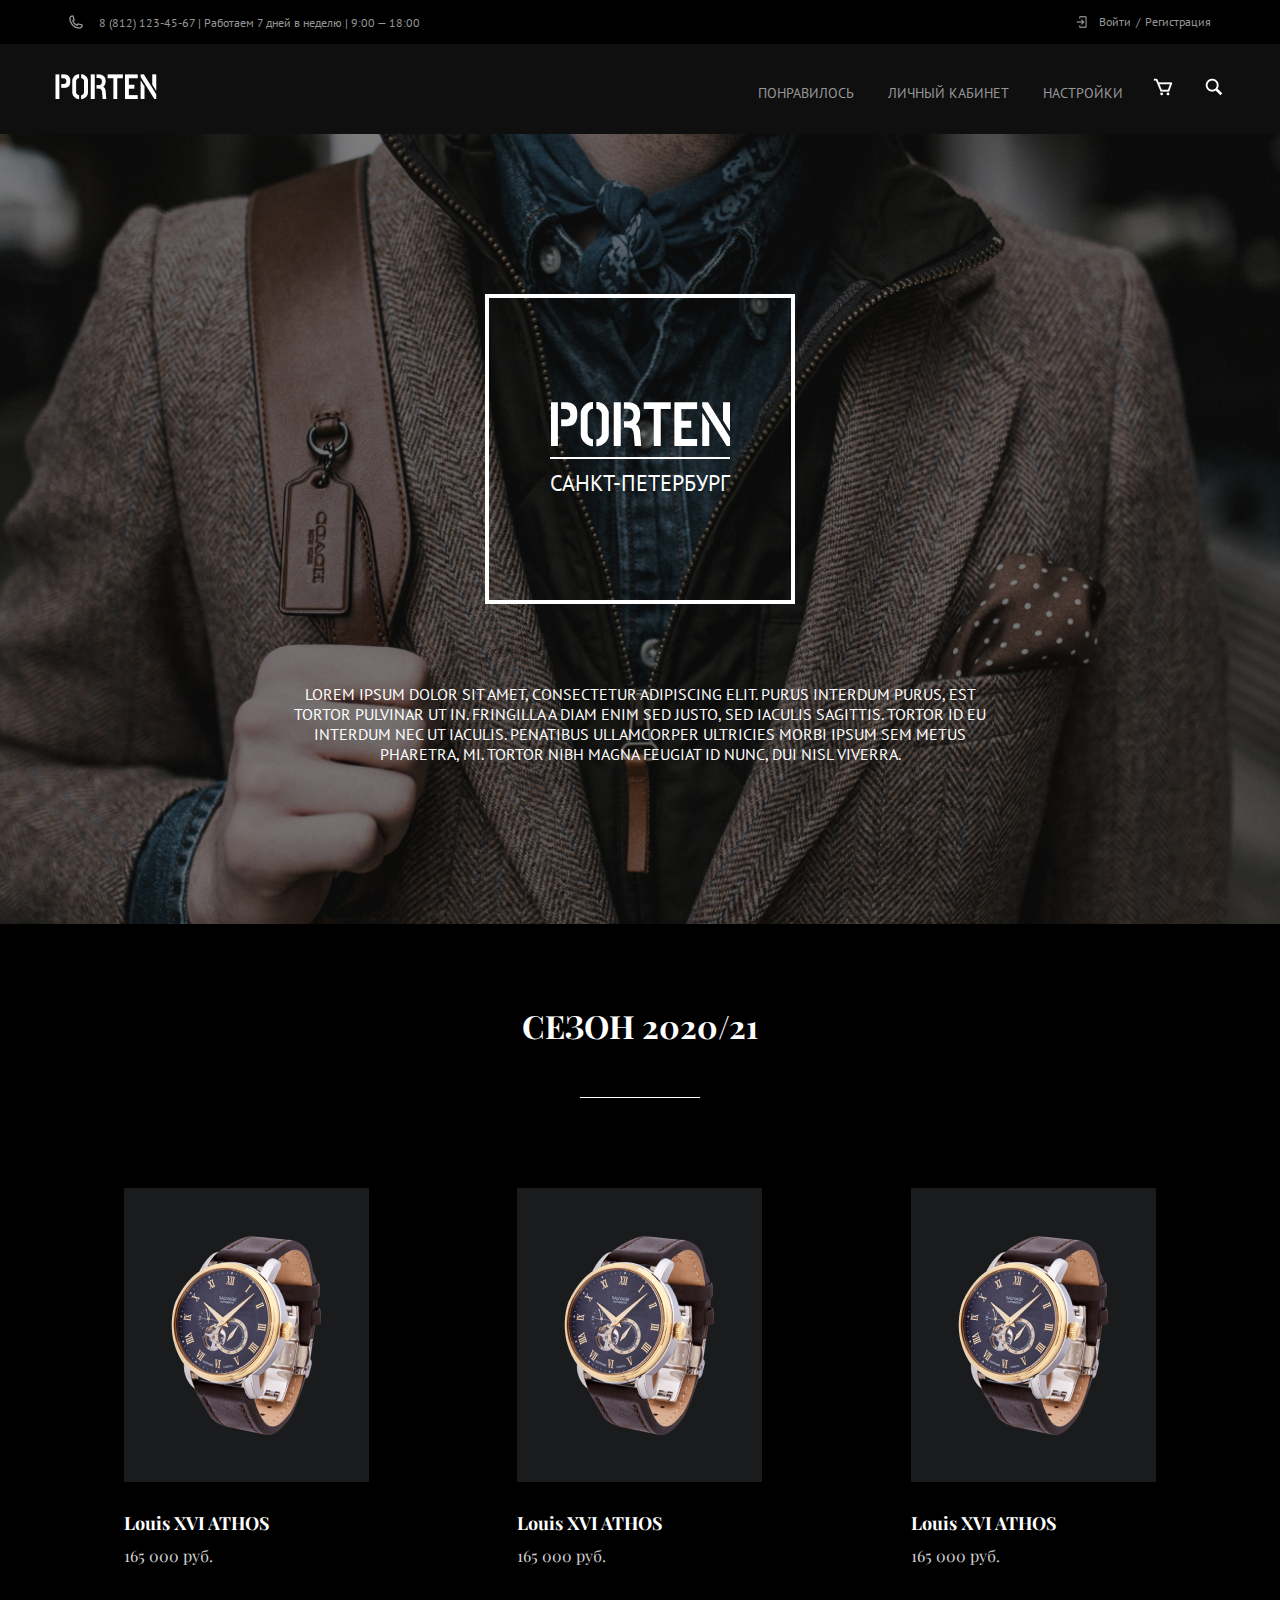
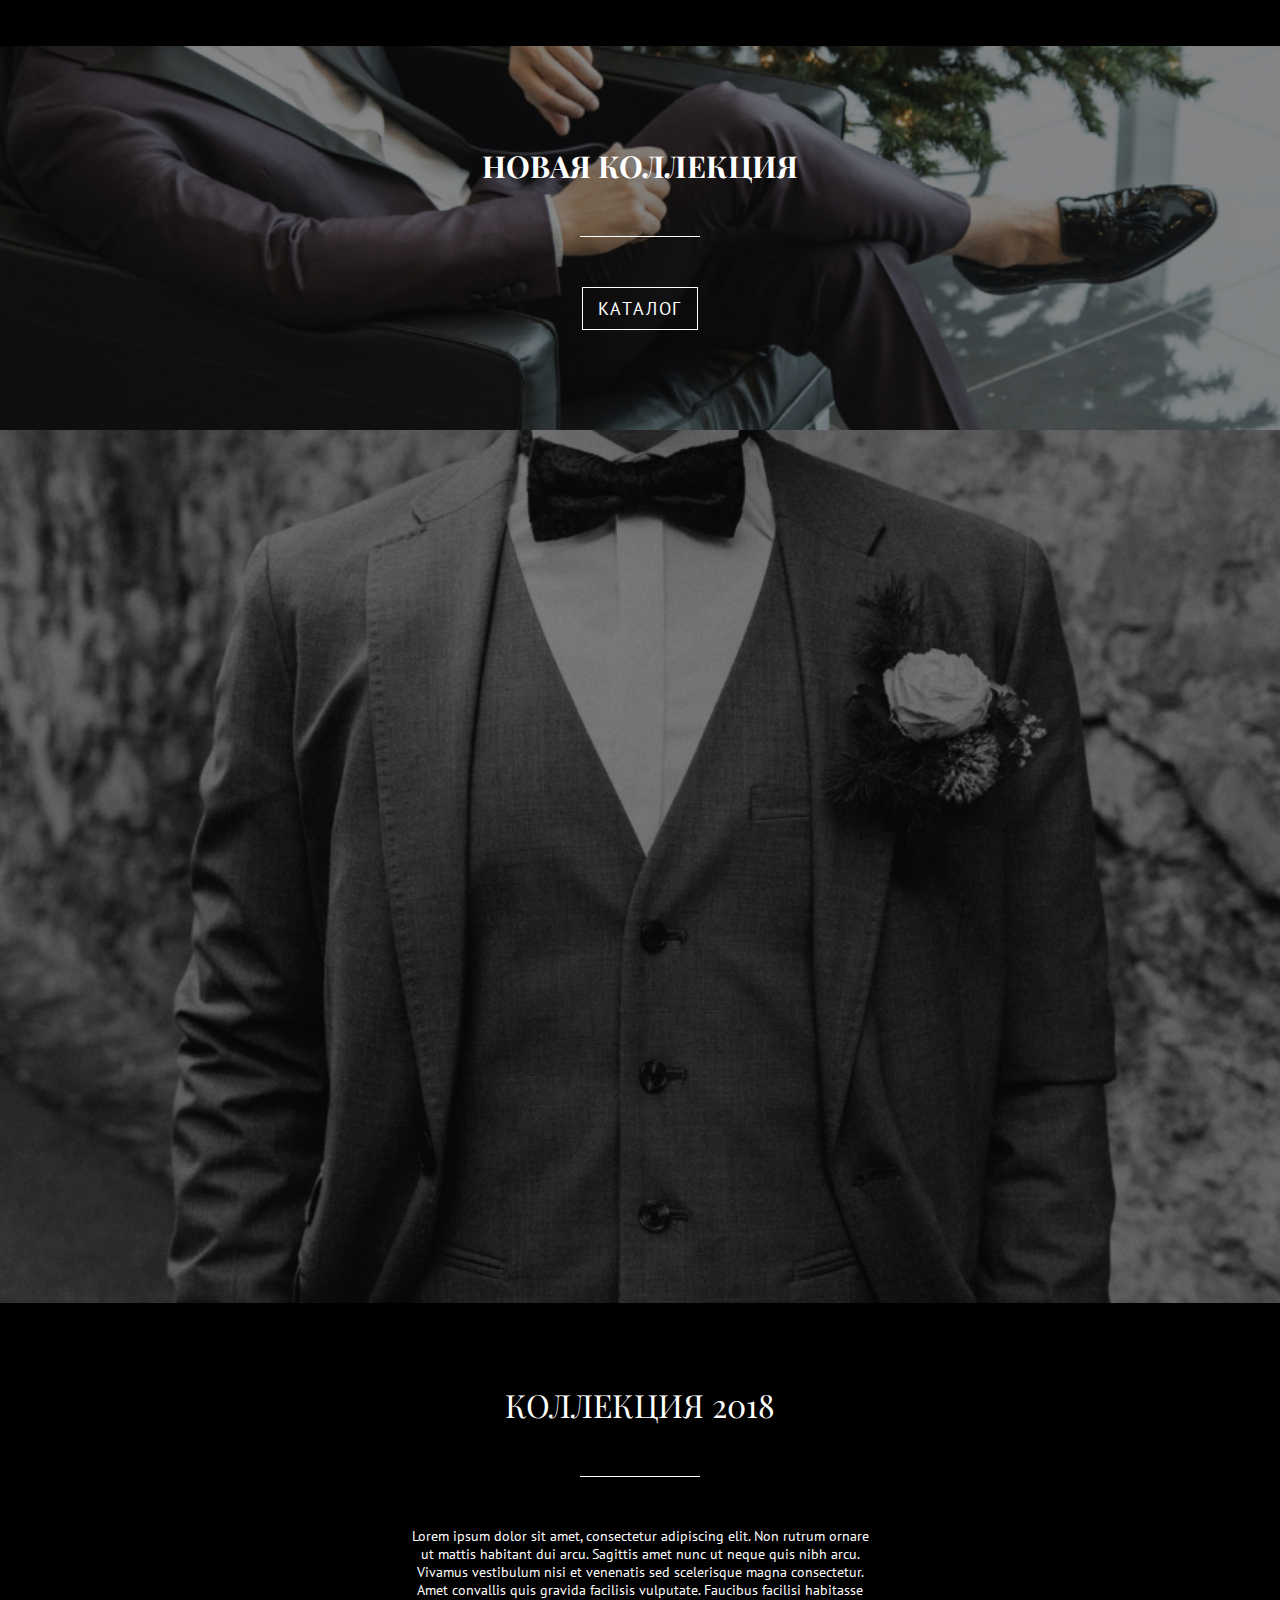
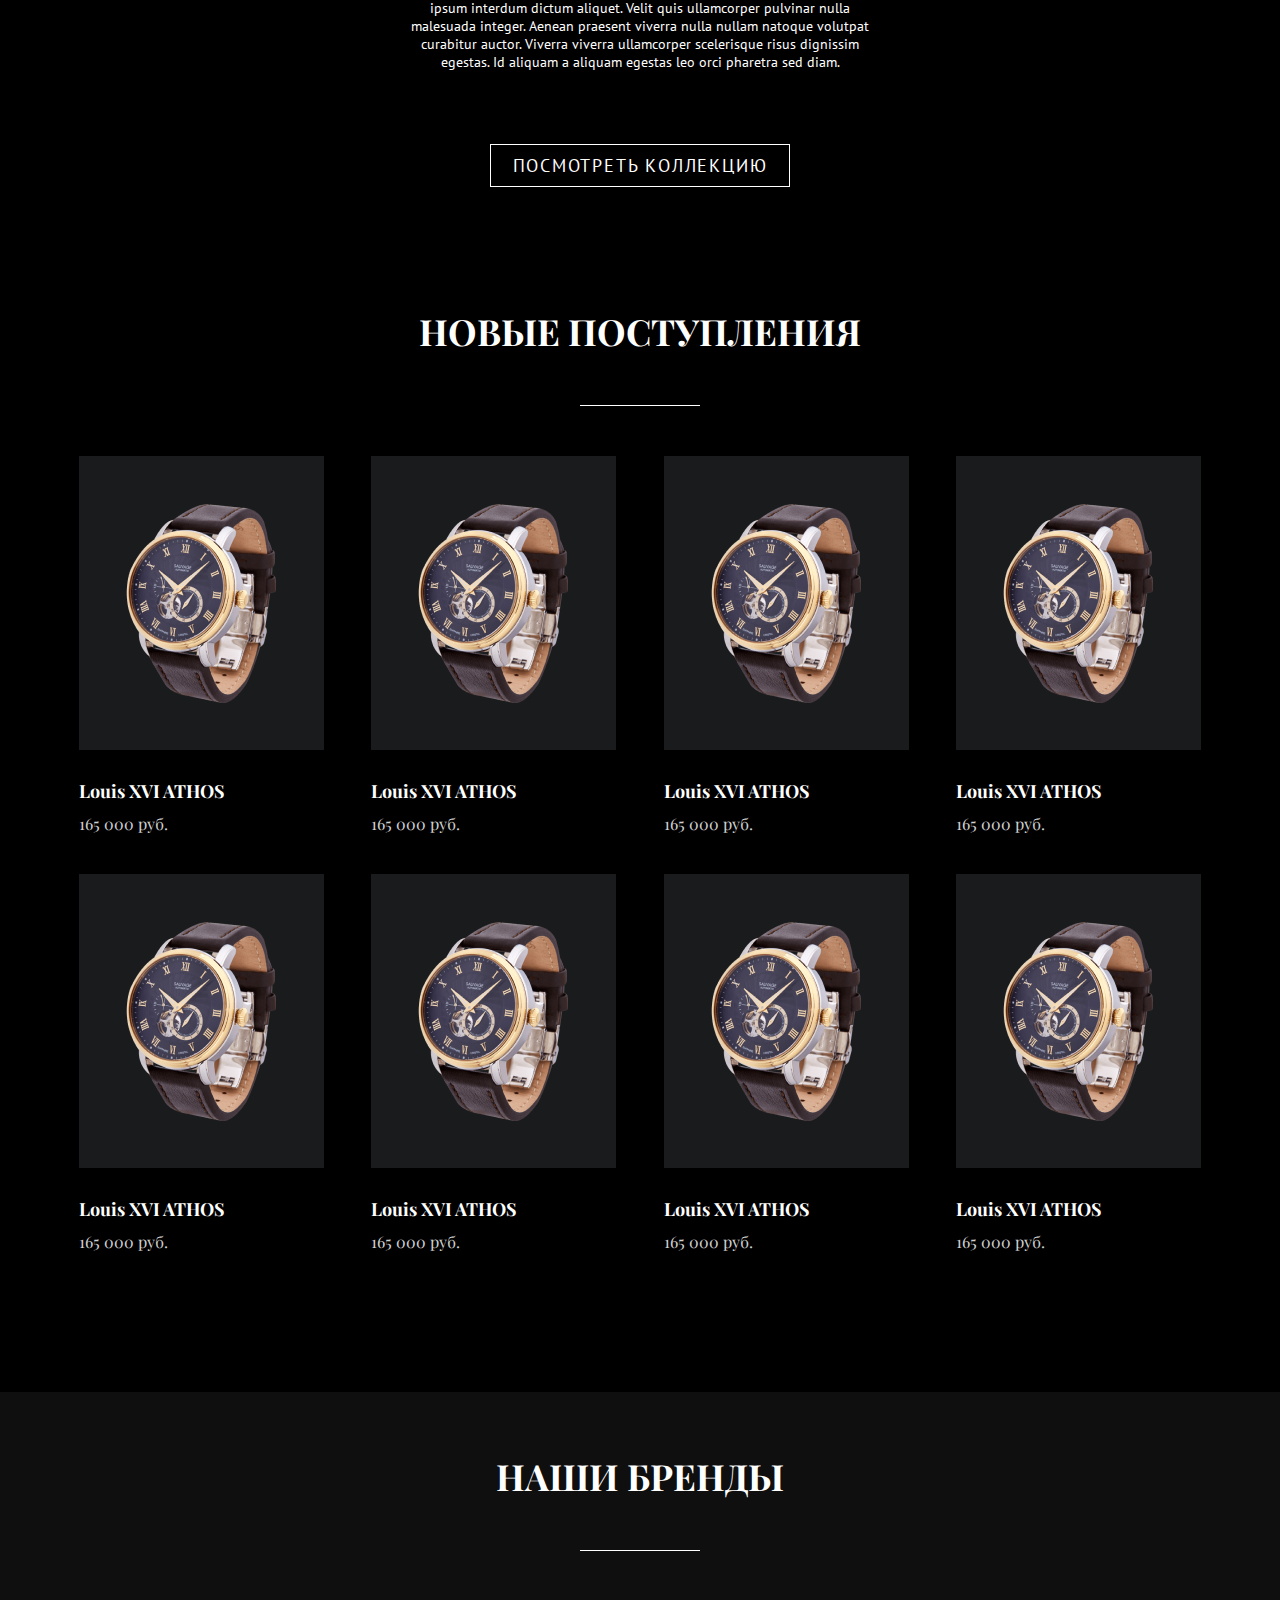
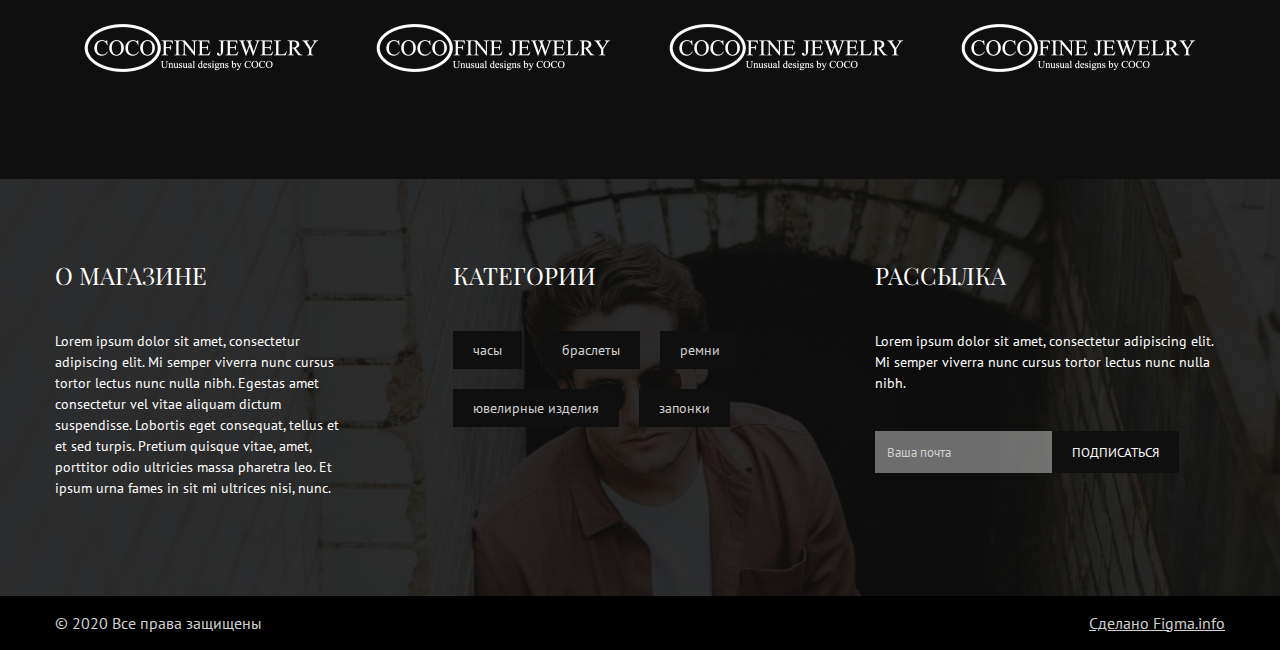
<file: 3/index.html>
<!DOCTYPE html>
<html lang="en">
<head>
    <meta charset="UTF-8">
    <meta http-equiv="X-UA-Compatible" content="IE=edge">
    <meta name="viewport" content="width=device-width, initial-scale=1.0">
    <link rel="stylesheet" href="css/style.css">
    <link rel="stylesheet" href="css/media.css">
    <link rel="shortcut icon" href="img/hand-clock.png">
    <title>PORTEN - Работаем 7 дней в неделю</title>
</head>
<body>
    <header class="header">
        <div class="container">
            <div class="header-top">
                <div class="header-login-contacts">
                    <img class="phone-logo" src="img/phone-logo.png" alt="phone">
                    <p class="header-login-info">8 (812) 123-45-67 | Работаем 7 дней в неделю | 9:00 — 18:00</p>
                </div>
                <div class="header-login-block">
                    <img class="login-icon" src="img/ic_log-in.png" alt="login-img">
                    <a href="#" class="login">Войти</a>/ <a href="#" class="register">Регистрация</a>
                </div>
            </div>
        </div>
        <div class="header-nav">
            <div class="container">
                <div class="header-wrapper">
                    <a href="#"><img src="img/PORTEN-logo.png" alt="PORTEN-logo"></a>
                    <div class="header-links">  
                        <a href="#" class="header-link">Понравилось</a>
                        <a href="#" class="header-link">личный кабинет</a>
                        <a href="#" class="header-link">настройки</a>
                        <a href="#"><img class="header-cart-icon" src="img/icon-cart.png" alt="cart"></a>
                        <a href="#"><img class="header-search-icon" src="img/icon_search.png" alt="search"></a>
                    </div>
                </div>
            </div>
        </div>
    </header>
    <div class="main">
        <div class="container">
            <div class="main-block">
                <div class="main-block-logo">
                    <img src="img/PORTEN-main.png" alt="PORTEN">
                    <p class="main-block-text">санкт-петербург</p>
                </div>
                <div class="main-subtitle-block">
                    <p class="main-subtitle">Lorem ipsum dolor sit amet, consectetur adipiscing elit.
                        Purus interdum purus, est tortor pulvinar ut in. 
                        Fringilla a diam enim sed justo, sed iaculis sagittis. 
                        Tortor id eu interdum nec ut iaculis. 
                        Penatibus ullamcorper ultricies morbi ipsum sem metus pharetra, mi. 
                        Tortor nibh magna feugiat id nunc, dui nisl viverra.
                    </p>
                </div>
            </div>
        </div>
    </div>
    <div class="new-collection">
            <div class="season-blocks-wrapper">
                <div class="season-and-collection">
                    <h1 class="season-block-title">СЕЗОН 2020/21</h1>
                    <div class="white-line"></div>
                    <div class="card-clocks-wrapper">
                        <div class="card-clock">
                            <img class="card-clock-image" src="img/hand-clock.png" alt="hand-clock">
                            <h1 class="card-clock-title">Louis XVI ATHOS</h1>
                            <p class="card-clock-price">165 000 руб.</p>
                        </div>
                        <div class="card-clock">
                            <img class="card-clock-image" src="img/hand-clock.png" alt="hand-clock">
                            <h1 class="card-clock-title">Louis XVI ATHOS</h1>
                            <p class="card-clock-price">165 000 руб.</p>
                        </div>
                        <div class="card-clock">
                            <img class="card-clock-image" src="img/hand-clock.png" alt="hand-clock">
                            <h1 class="card-clock-title">Louis XVI ATHOS</h1>
                            <p class="card-clock-price">165 000 руб.</p>
                        </div>
                    </div>
                </div>
                <div class="new-collection-block">
                    <h1 class="new-collection-title">Новая коллекция</h1>
                    <div class="white-line"></div>
                    <a href="#" class="new-collection-subtitle">Каталог</a>
                </div>
            </div>
    </div>
    <div class="old-collection">
        <img class="old-collection-img" src="img/picture-2.jpg" alt="picture-2">
        <div class="old-collection-wrapper">
                <div class="old-collection-block">
                    <h1 class="old-collection-title">коллекция 2018</h1>
                    <div class="white-line"></div>
                    <p class="old-collection-subtitle">Lorem ipsum dolor sit amet, consectetur adipiscing elit.
                    Non rutrum ornare ut mattis habitant dui arcu. 
                    Sagittis amet nunc ut neque quis nibh arcu. 
                    Vivamus vestibulum nisi et venenatis sed scelerisque magna consectetur. 
                    Amet convallis quis gravida facilisis vulputate. 
                    Faucibus facilisi habitasse ipsum interdum dictum aliquet. 
                    Velit quis ullamcorper pulvinar nulla malesuada integer. 
                    Aenean praesent viverra nulla nullam natoque volutpat curabitur auctor. 
                    Viverra viverra ullamcorper scelerisque risus dignissim egestas. 
                    Id aliquam a aliquam egestas leo orci pharetra sed diam. 
                </p>
                <a href="#" class="old-collection-btn">посмотреть коллекцию</a>
                </div>
        </div>
    </div>
    <div class="new-products">
        <div class="container">
            <h1 class="new-products-description">новые поступления</h1>
            <div class="white-line"></div>
            <div class="new-products-wrapper">
                <div class="product-block">
                    <img class="product-clock-img" src="img/hand-clock.png" alt="hand-clock">
                    <h1 class="product-title">Louis XVI ATHOS</h1>
                    <p class="product-price">165 000 руб.</p>
                </div>
                <div class="product-block">
                    <img class="product-clock-img" src="img/hand-clock.png" alt="hand-clock">
                    <h1 class="product-title">Louis XVI ATHOS</h1>
                    <p class="product-price">165 000 руб.</p>
                </div>
                <div class="product-block">
                    <img class="product-clock-img" src="img/hand-clock.png" alt="hand-clock">
                    <h1 class="product-title">Louis XVI ATHOS</h1>
                    <p class="product-price">165 000 руб.</p>
                </div>
                <div class="product-block">
                    <img class="product-clock-img" src="img/hand-clock.png" alt="hand-clock">
                    <h1 class="product-title">Louis XVI ATHOS</h1>
                    <p class="product-price">165 000 руб.</p>
                </div>
                <div class="product-block">
                    <img class="product-clock-img" src="img/hand-clock.png" alt="hand-clock">
                    <h1 class="product-title">Louis XVI ATHOS</h1>
                    <p class="product-price">165 000 руб.</p>
                </div>
                <div class="product-block">
                    <img class="product-clock-img" src="img/hand-clock.png" alt="hand-clock">
                    <h1 class="product-title">Louis XVI ATHOS</h1>
                    <p class="product-price">165 000 руб.</p>
                </div>
                <div class="product-block">
                    <img class="product-clock-img" src="img/hand-clock.png" alt="hand-clock">
                    <h1 class="product-title">Louis XVI ATHOS</h1>
                    <p class="product-price">165 000 руб.</p>
                </div>
                <div class="product-block">
                    <img class="product-clock-img" src="img/hand-clock.png" alt="hand-clock">
                    <h1 class="product-title">Louis XVI ATHOS</h1>
                    <p class="product-price">165 000 руб.</p>
                </div>
            </div>
        </div>
    </div>
    <div class="brands">
        <div class="container">
            <h1 class="brands-title">наши бренды</h1>
            <div class="white-line"></div>
            <div class="brands-wrapper">
                <div class="brand-picture-block">
                    <img src="img/brand-logo.png" alt="coco-fine-jewelry">
                </div>
                <div class="brand-picture-block">
                    <img src="img/brand-logo.png" alt="coco-fine-jewelry">
                </div>
                <div class="brand-picture-block">
                    <img src="img/brand-logo.png" alt="coco-fine-jewelry">
                </div>
                <div class="brand-picture-block">
                    <img src="img/brand-logo.png" alt="coco-fine-jewelry">
                </div>
            </div>
        </div>
    </div>
    <footer class="footer">
        <div class="container">
            <div class="footer-content-wrapper">
                <div class="about-shop-block">
                    <h1 class="footer-category">О магазине</h1>
                    <p class="about-shop-subtitle">Lorem ipsum dolor sit amet, consectetur adipiscing elit. 
                    Mi semper viverra nunc cursus tortor lectus nunc nulla nibh. 
                    Egestas amet consectetur vel vitae aliquam dictum suspendisse. 
                    Lobortis eget consequat, tellus et et sed turpis. 
                    Pretium quisque vitae, amet, porttitor odio ultricies massa pharetra leo. 
                    Et ipsum urna fames in sit mi ultrices nisi, nunc.
                    </p>
                </div>
                <div class="shop-categories">
                    <h1 class="footer-category">Категории</h1>
                    <div class="categories-wrapper">
                        <a href="#" class="category-name">часы</a>
                        <a href="#" class="category-name">браслеты</a>
                        <a href="#" class="category-name">ремни</a>
                        <a href="#" class="category-name">ювелирные изделия</a>
                        <a href="#" class="category-name">запонки</a>
                    </div>
                </div>
                <div class="newsletter-block">
                    <h1 class="footer-category">РАссылка</h1>
                    <p class="newsletter-block-subtitle">Lorem ipsum dolor sit amet, consectetur adipiscing elit. 
                    Mi semper viverra nunc cursus tortor lectus nunc nulla nibh.</p>
                    <form>
                        <input type="email" class="email-input" placeholder="Ваша почта"><button class="sub-btn">ПОДПИСАТЬСЯ</button>
                    </form>
                </div>
            </div>
        </div>
        <div class="footer-bottom">
            <div class="container">
                <div class="footer-copyright-wrapper">
                    <p class="copyright-text">© 2020 Все права защищены</p>
                    <a href="#" class="copyright-text-link">Сделано Figma.info</a>
                </div>
            </div>
        </div>
    </footer>
</body>
</html>
</file>
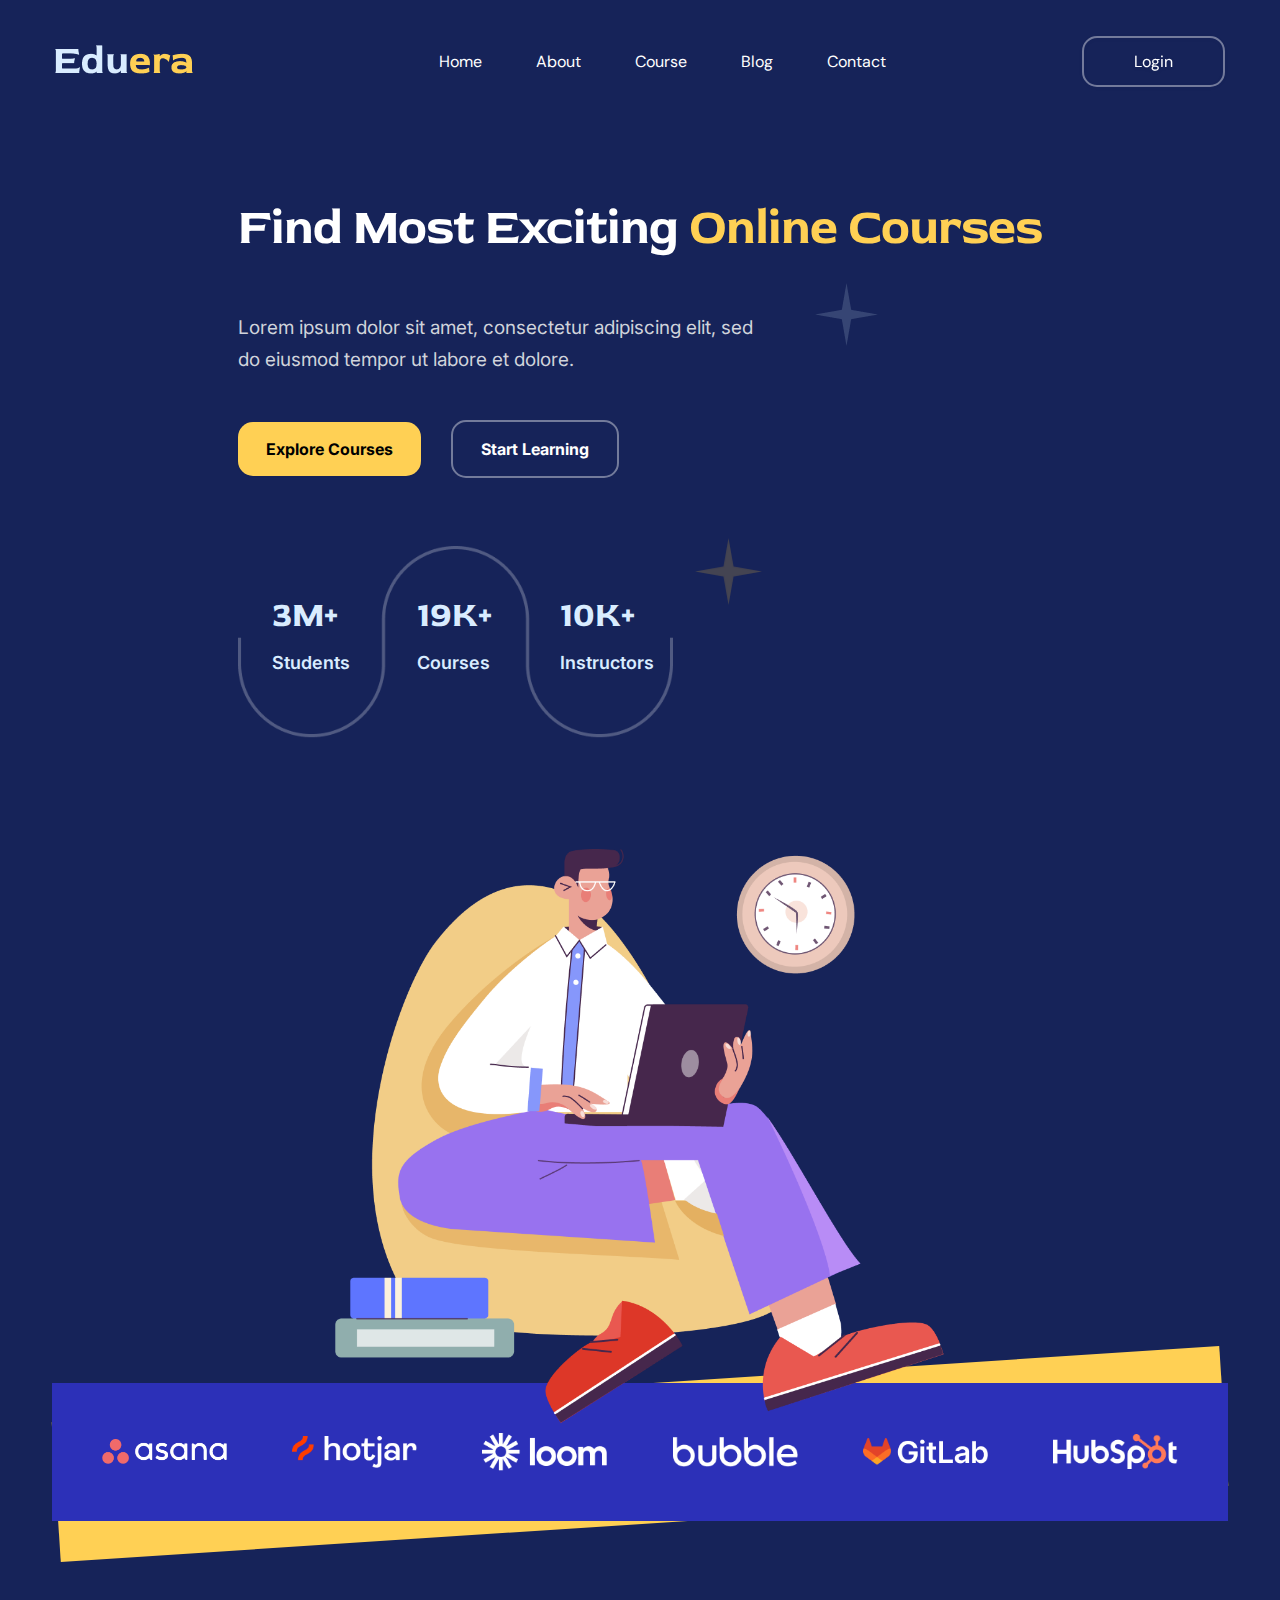
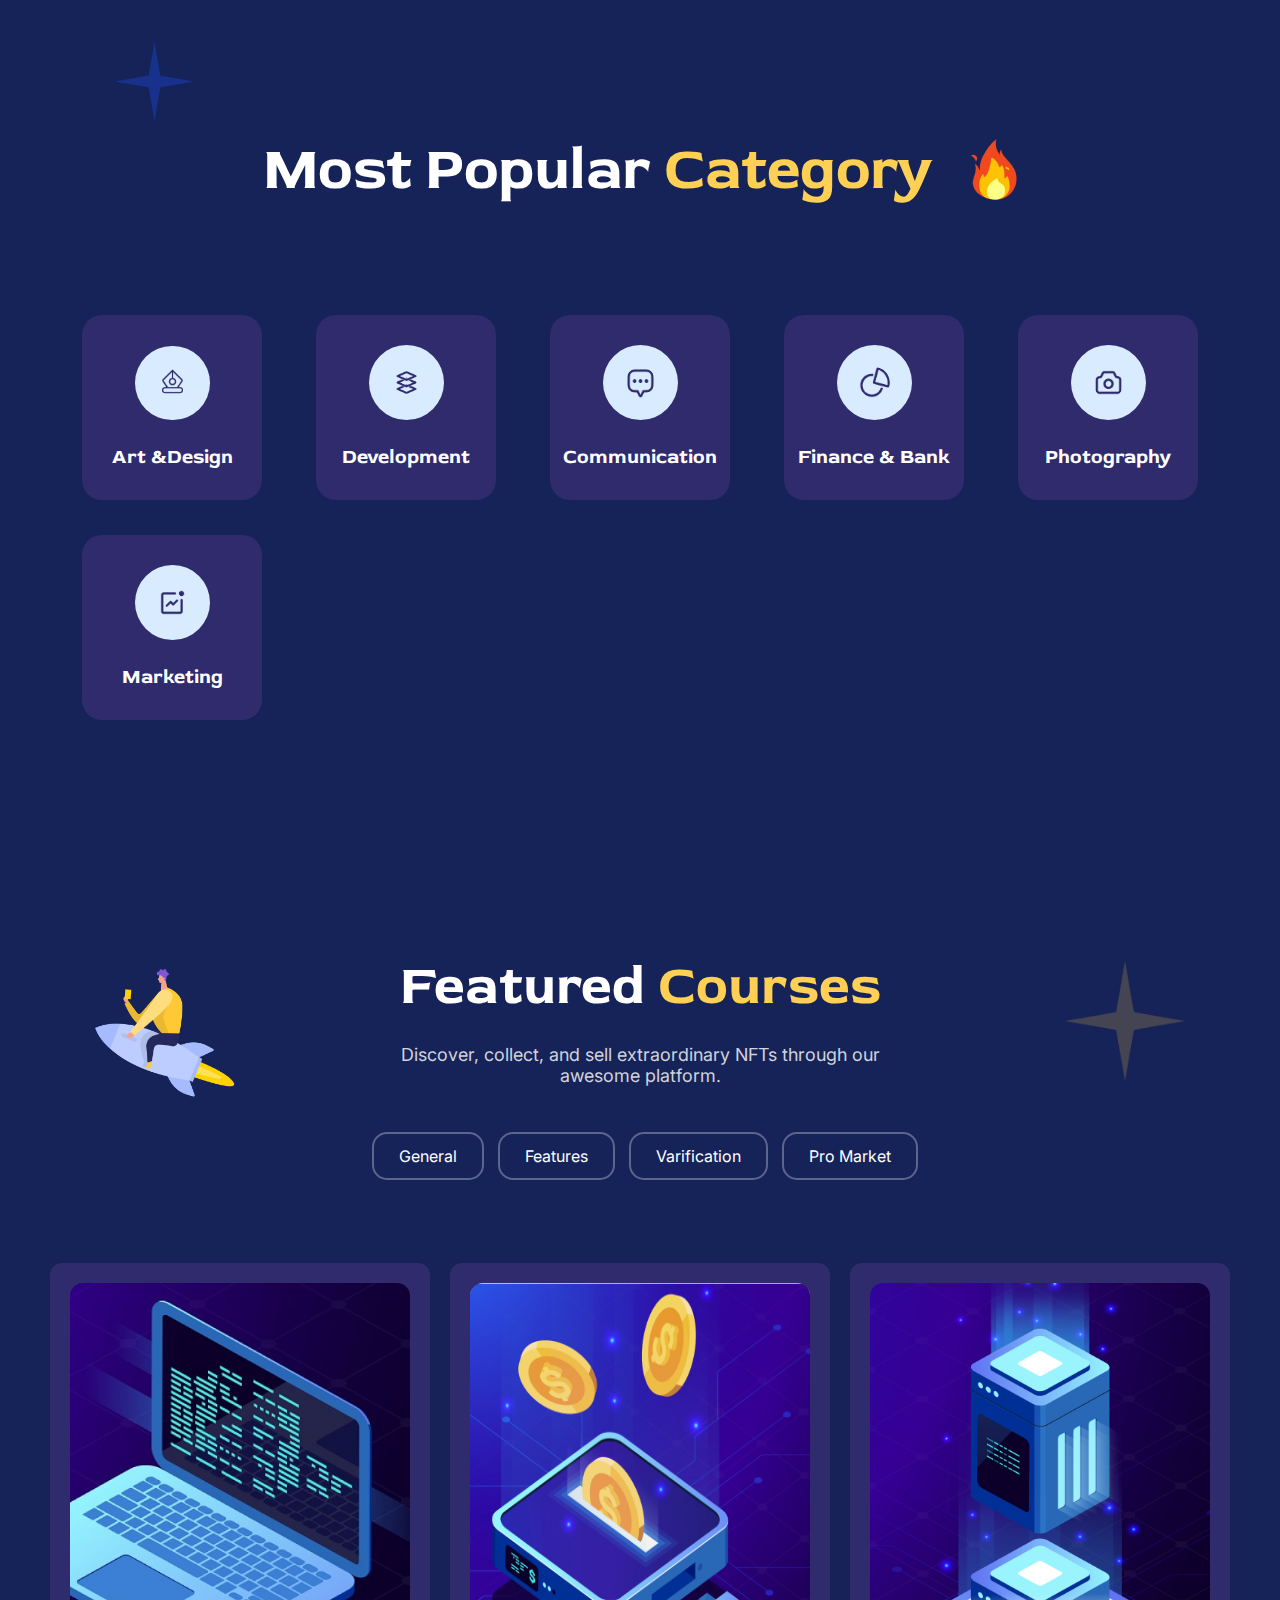
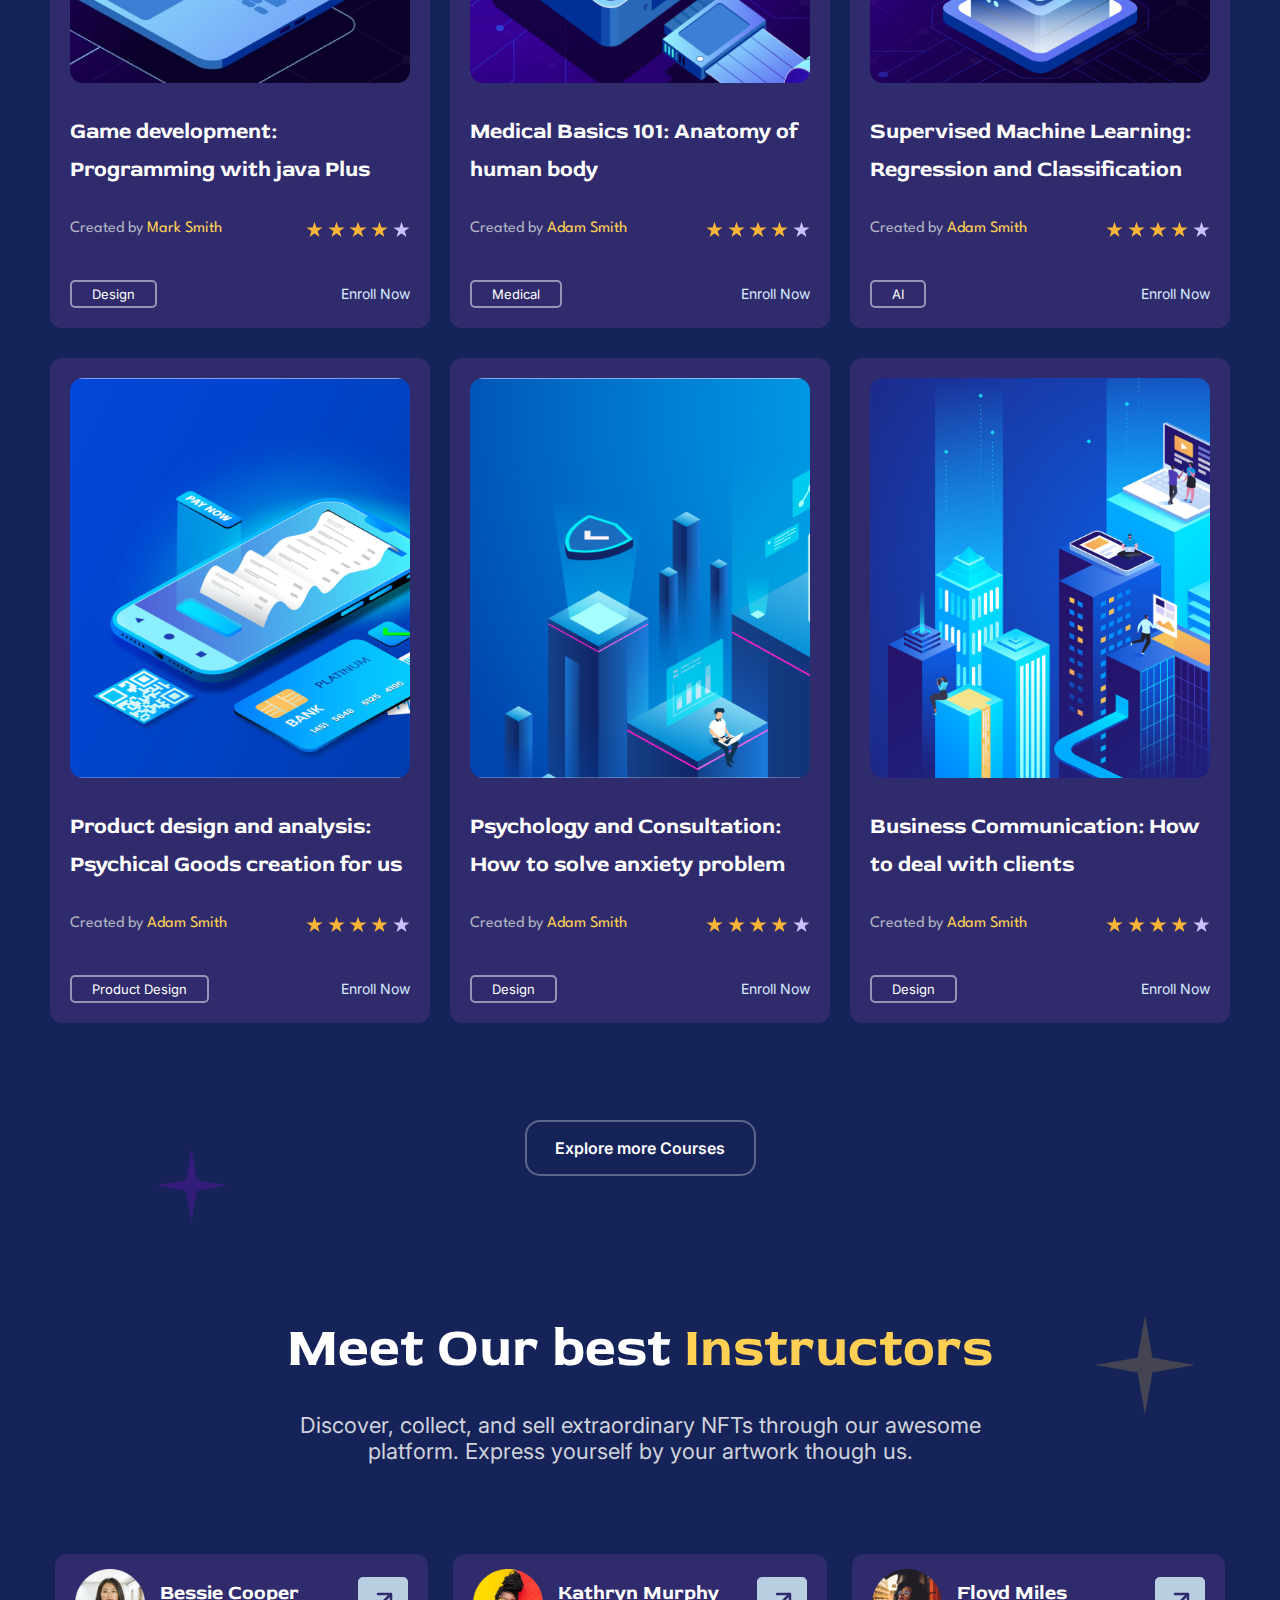
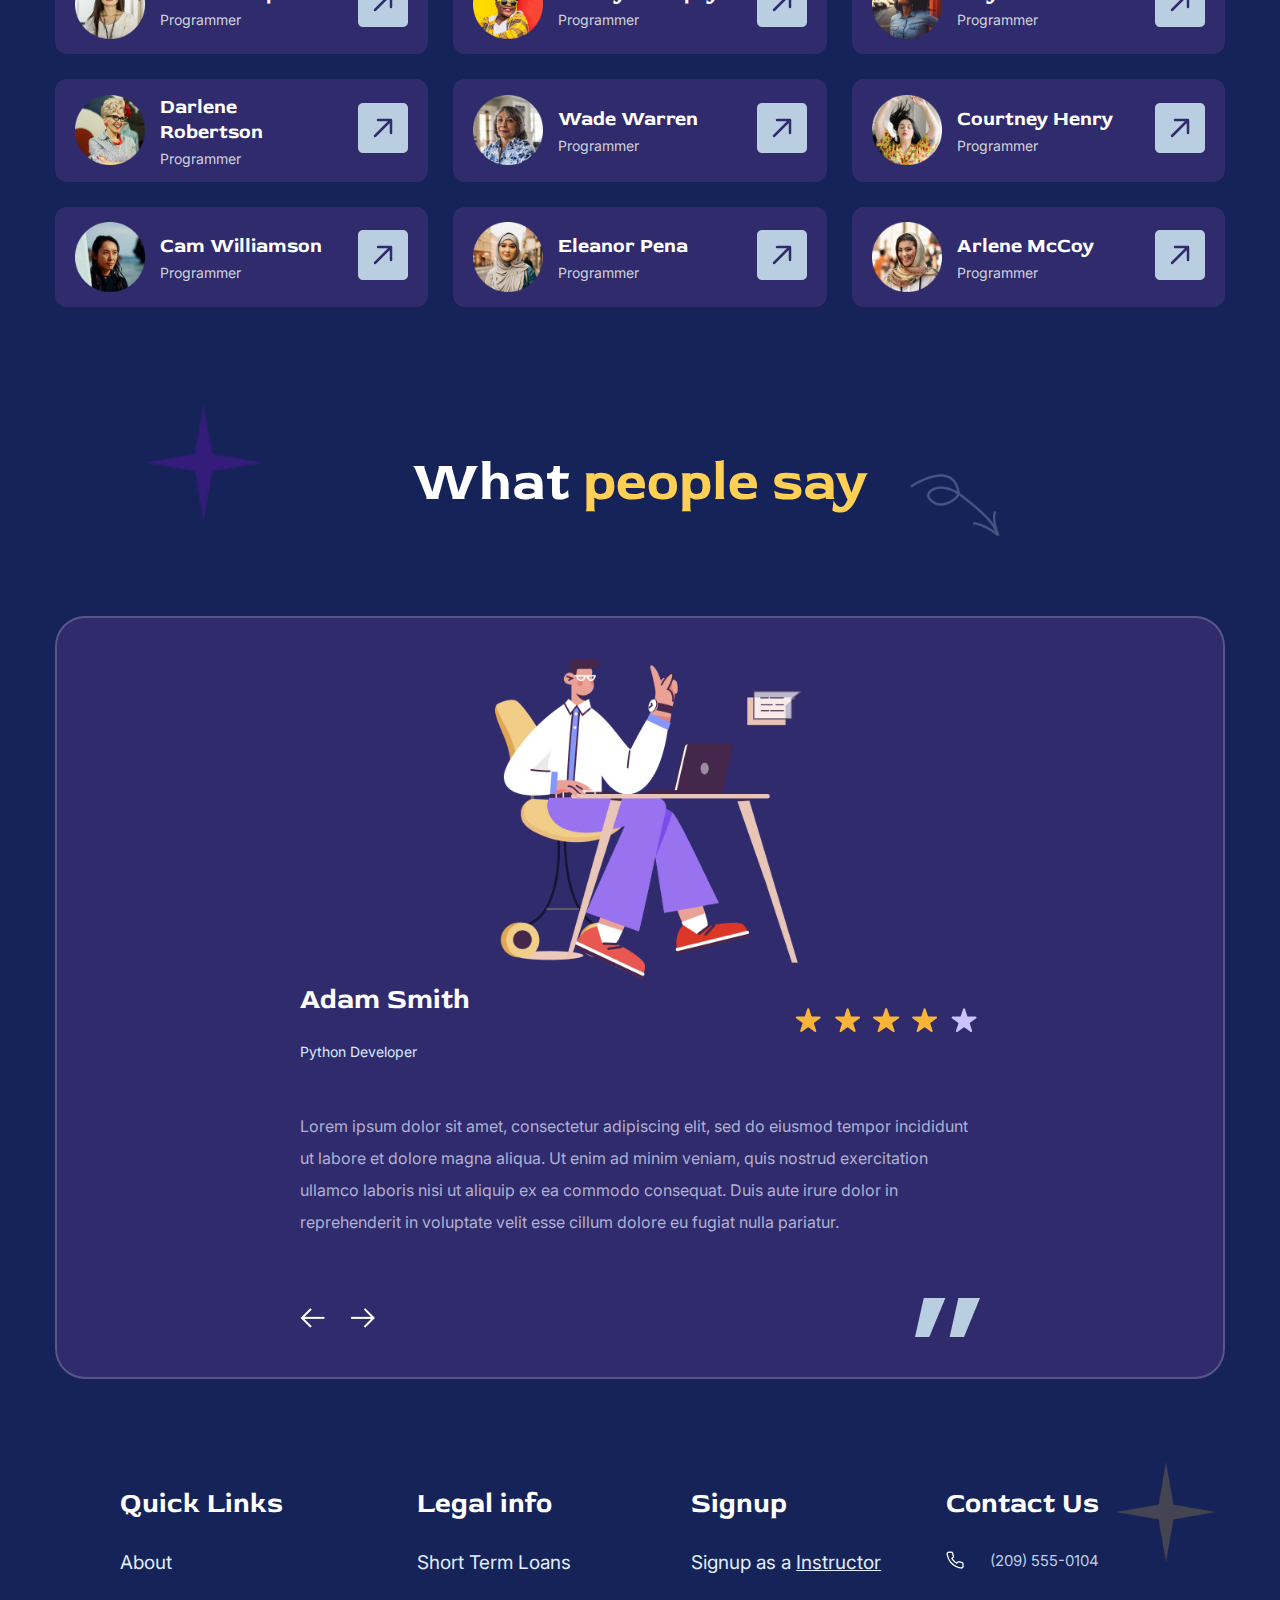
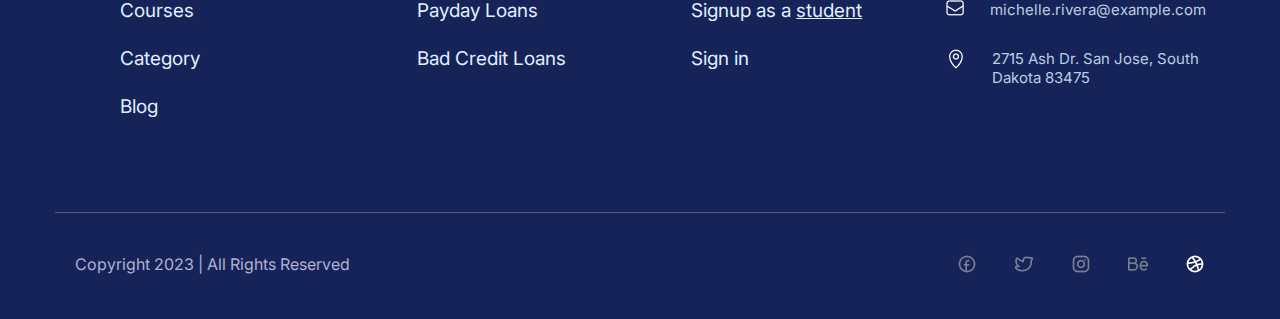
<file: 4 + Sass/index.html>
<!DOCTYPE html>
<html lang="en">
<head>
    <meta charset="UTF-8">
    <meta http-equiv="X-UA-Compatible" content="IE=edge">
    <meta name="viewport" content="width=device-width, initial-scale=1.0">
    <link rel="stylesheet" href="css/main.css">
    <link rel="stylesheet" href="css/media.css">
    <title>Eduera</title>
</head>
<body>
    <header class="header"> 
        <div class="container">
            <div class="header-wrapper">
                <a href="#"><img src="img/Eduera-logo.png" alt="Eduera-logo"></a>
                <div class="header-links">
                    <a href="#" class="header-link">Home</a>
                    <a href="#" class="header-link">About</a>
                    <a href="#" class="header-link">Course</a>
                    <a href="#" class="header-link">Blog</a>
                    <a href="#" class="header-link">Contact</a>
                </div>
                <div class="header-login">
                    <a href="#" class="header-login-button">Login</a>
                </div>
            </div>
            <div class="header-content-wrapper">
                <div class="header-block">
                    <div class="header-text">
                        <h1 class="header-title">Find Most Exciting <span class="header-title-nextcolor">Online Courses</span></h1>
                        <p class="header-subtitle">Lorem ipsum dolor sit amet, 
                        consectetur adipiscing elit, sed do eiusmod tempor ut labore et dolore.
                        </p>
                        <img class="header-decoration-first" src="img/Vector-on-header-image.png" alt="">       
                        <img class="header-decoration-second" src="img/Star-7.png" alt="">
                        <img class="header-decoration-third" src="img/Star-9.png" alt="">
                        <img class="header-decoration-four" src="img/Video.png" alt="">
                    </div>
                    <div class="header-block-buttons">
                        <a href="#" class="header-expore-btn">Explore Courses</a>
                        <a href="#" class="header-learning-btn">Start Learning</a>
                    </div>
                    <div class="header-stats">
                        <div class="header-stats-wrapper">
                            <div class="header-stats-block">
                                <h1 class="header-stats-title">3M+</h1>
                                <p class="header-stats-subtitle">Students</p>
                            </div>
                            <div class="header-stats-block">
                                <h1 class="header-stats-title">19K+</h1>
                                <p class="header-stats-subtitle">Courses</p>
                            </div>
                            <div class="header-stats-block">
                                <h1 class="header-stats-title">10K+</h1>
                                <p class="header-stats-subtitle">Instructors</p>
                            </div>
                            <img class="header-stats-line-img" src="img/header-union.png" alt="header-union">
                        </div>
                    </div>
                </div>
                <img class="header-image" src="img/header-image.png" alt="header-image">
            </div>
            <div class="header-companies-background"></div>
            <div class="header-companies">
                <div class="header-companies-wrapper">
                    <img class="header-company-logo" src="img/asana-logo.png" alt="asana-logo">
                    <img class="header-company-logo" src="img/hotjar-logo.png" alt="hotjar-logo">
                    <img class="header-company-logo" src="img/loom-logo.png" alt="loom-logo">
                    <img class="header-company-logo" src="img/bubble-logo.png" alt="bubble-logo">
                    <img class="header-company-logo" src="img/gitlab-logo.png" alt="gitlab-logo">
                    <img class="header-company-logo" src="img/hubspot-logo.png" alt="hubspot-logo">
                </div>
            </div>
        </div>
    </header>
    <div class="popular-category">
        <div class="container">
            <div class="popular-category-text"> 
                <h1 class="popular-category-title">Most Popular <span class="category-color">Category</span></h1>
                <img class="fire-image" src="img/fire-image.png" alt="fire">
                <img class="popular-category-star" src="img/Star-1.png" alt="star">
            </div>
            <div class="popular-category-wrapper">
                <div class="category-block">
                    <img class="category-image" src="img/pen-icon.png" alt="pen-icon">
                    <h1 class="category-block-title">Art &Design</h1>
                </div>
                <div class="category-block">
                    <img class="category-image" src="img/layers-icon.png" alt="layers-icon">
                    <h1 class="category-block-title">Development</h1>
                </div>
                <div class="category-block">
                    <img class="category-image" src="img/dialog-icon.png" alt="dialog-icon">
                    <h1 class="category-block-title">Communication</h1>
                </div>
                <div class="category-block">
                    <img class="category-image" src="img/graphic-icon.png" alt="graphic-icon">
                    <h1 class="category-block-title">Finance & Bank</h1>
                </div>
                <div class="category-block">
                    <img class="category-image" src="img/camera-icon.png" alt="camera-icon">
                    <h1 class="category-block-title">Photography</h1>
                </div>
                <div class="category-block">
                    <img class="category-image" src="img/chart-pin-icon.png" alt="graphic-icon">
                    <h1 class="category-block-title">Marketing</h1>
                </div>
            </div>
        </div>
    </div>
    <div class="featured-courses">
        <div class="container">
            <div class="featured-courses-text">
                <h1 class="featured-courses-title">Featured <span class="courses-color">Courses</span></h1>
                <p class="featured-courses-subtitle">Discover, collect, and sell extraordinary NFTs through our awesome platform.</p>
                <img class="featured-rocket" src="img/rocketman.png" alt="">
                <img class="featured-star" src="img/Star-7.png" alt="">
            </div>
            <div class="courses-btn-categories">
                <a href="#" class="courses-btn-selector">General</a>
                <a href="#" class="courses-btn-selector">Features</a>
                <a href="#" class="courses-btn-selector">Varification</a>
                <a href="#" class="courses-btn-selector">Pro Market</a>
            </div>
            <div class="courses-blocks-wrapper">
                <div class="courses-block">
                    <img class="courses-image" src="img/courses-1.jpg" alt="courses-illustration">
                    <h1 class="courses-title">Game development: Programming with java Plus</h1>
                    <div class="info-about-course">
                        <p class="courses-subtitle">Created by <span class="courses-name-person">Mark Smith</span></p>
                        <img src="img/rate.png" alt="rate-course">
                    </div>
                    <div class="category-course">
                        <a class="category-blocks-btn" href="#">Design</a>
                        <p class="enroll-text">Enroll Now</p>
                    </div>
                    <a href="#" class="enroll-btn">Enroll Now</a>
                </div>
                <div class="courses-block">
                    <img class="courses-image" src="img/courses-2.jpg" alt="courses-illustration">
                    <h1 class="courses-title">Medical Basics 101: 
                    Anatomy of human body</h1>
                    <div class="info-about-course">
                        <p class="courses-subtitle">Created by <span class="courses-name-person">Adam Smith</span></p>
                        <img src="img/rate.png" alt="rate-course">
                    </div>
                    <div class="category-course">
                        <a class="category-blocks-btn" href="#">Medical</a>
                        <p class="enroll-text">Enroll Now</p>
                    </div>
                    <a href="#" class="enroll-btn">Enroll Now</a>
                </div>
                <div class="courses-block">
                    <img class="courses-image" src="img/courses-3.jpg" alt="courses-illustration">
                    <h1 class="courses-title">Supervised Machine Learning: Regression and Classification</h1>
                    <div class="info-about-course">
                        <p class="courses-subtitle">Created by <span class="courses-name-person">Adam Smith</span></p>
                        <img src="img/rate.png" alt="rate-course">
                    </div>
                    <div class="category-course">
                        <a class="category-blocks-btn" href="#">AI</a>
                        <p class="enroll-text">Enroll Now</p>
                    </div>
                    <a href="#" class="enroll-btn">Enroll Now</a>
                </div>
                <div class="courses-block">
                    <img class="courses-image" src="img/courses-4.jpg" alt="courses-illustration">
                    <h1 class="courses-title">Product design and analysis: Psychical Goods creation for us</h1>
                    <div class="info-about-course">
                        <p class="courses-subtitle">Created by <span class="courses-name-person">Adam Smith</span></p>
                        <img src="img/rate.png" alt="rate-course">
                    </div>
                    <div class="category-course">
                        <a class="category-blocks-btn" href="#">Product Design</a>
                        <p class="enroll-text">Enroll Now</p>
                    </div>
                    <a href="#" class="enroll-btn">Enroll Now</a>
                </div>
                <div class="courses-block">
                    <img class="courses-image" src="img/courses-5.jpg" alt="courses-illustration">
                    <h1 class="courses-title">Psychology and Consultation: How to solve anxiety problem</h1>
                    <div class="info-about-course">
                        <p class="courses-subtitle">Created by <span class="courses-name-person">Adam Smith</span></p>
                        <img src="img/rate.png" alt="rate-course">
                    </div>
                    <div class="category-course">
                        <a class="category-blocks-btn" href="#">Design</a>
                        <p class="enroll-text">Enroll Now</p>
                    </div>
                    <a href="#" class="enroll-btn">Enroll Now</a>
                </div>
                <div class="courses-block">
                    <img class="courses-image" src="img/courses-6.jpg" alt="courses-illustration">
                    <h1 class="courses-title">Business Communication: How to deal with clients</h1>
                    <div class="info-about-course">
                        <p class="courses-subtitle">Created by <span class="courses-name-person">Adam Smith</span></p>
                        <img src="img/rate.png" alt="rate-course">
                    </div>
                    <div class="category-course">
                        <a class="category-blocks-btn" href="#">Design</a>
                        <p class="enroll-text">Enroll Now</p>
                    </div>
                    <a href="#" class="enroll-btn">Enroll Now</a>
                </div>
            </div>
            <a href="#" class="explore-more-btn">Explore more Courses</a>
        </div>
    </div>
    <div class="best-instructors">
        <div class="container">
            <div class="instructor-text">   
                <h1 class="instructors-title">Meet Our best <span class="instructors-color-text">Instructors</span></h1>
                <p class="instructors-subtitle">Discover, collect, and sell extraordinary NFTs 
                through our awesome platform. Express yourself by your artwork though us.</p>
                <img class="instructor-star" src="img/Star-7.png" alt="star">
                <img class="instructor-star-second" src="img/Star-3.png" alt="star">
            </div>
            <div class="instructors-blocks-wrapper">
                <div class="instructor-block">
                    <img class="instructor-img" src="img/instructor-1.png" alt="instructor-code">
                    <div class="instructor-block-content">
                        <div class="instructor-block-info">
                            <h1 class="instructor-block-title">Bessie Cooper</h1>
                            <p class="instructor-block-subtitle">Programmer</p>
                        </div>
                    </div>
                    <a href="#" class="instructor-link-btn"><img src="img/go-to.png" alt="go-to-info"></a>
                </div>
                <div class="instructor-block">
                    <img class="instructor-img" src="img/instructor-2.png" alt="instructor-code">
                    <div class="instructor-block-content">
                        <div class="instructor-block-info">
                            <h1 class="instructor-block-title">Kathryn Murphy</h1>
                            <p class="instructor-block-subtitle">Programmer</p>
                        </div>
                    </div>
                    <a href="#" class="instructor-link-btn"><img src="img/go-to.png" alt="go-to-info"></a>
                </div>
                <div class="instructor-block">
                    <img class="instructor-img" src="img/instructor-3.png" alt="instructor-code">
                    <div class="instructor-block-content">
                        <div class="instructor-block-info">
                            <h1 class="instructor-block-title">Floyd Miles</h1>
                            <p class="instructor-block-subtitle">Programmer</p>
                        </div>
                    </div>
                    <a href="#" class="instructor-link-btn"><img src="img/go-to.png" alt="go-to-info"></a>
                </div>
                <div class="instructor-block">
                    <img class="instructor-img" src="img/instructor-4.png" alt="instructor-code">
                    <div class="instructor-block-content">
                        <div class="instructor-block-info">
                            <h1 class="instructor-block-title">Darlene Robertson</h1>
                            <p class="instructor-block-subtitle">Programmer</p>
                        </div>
                    </div>
                    <a href="#" class="instructor-link-btn"><img src="img/go-to.png" alt="go-to-info"></a>
                </div>
                <div class="instructor-block">
                    <img class="instructor-img" src="img/instructor-5.png" alt="instructor-code">
                    <div class="instructor-block-content">
                        <div class="instructor-block-info">
                            <h1 class="instructor-block-title">Wade Warren</h1>
                            <p class="instructor-block-subtitle">Programmer</p>
                        </div>
                    </div>
                    <a href="#" class="instructor-link-btn"><img src="img/go-to.png" alt="go-to-info"></a>
                </div>
                <div class="instructor-block">
                    <img class="instructor-img" src="img/instructor-6.png" alt="instructor-code">
                    <div class="instructor-block-content">
                        <div class="instructor-block-info">
                            <h1 class="instructor-block-title">Courtney Henry</h1>
                            <p class="instructor-block-subtitle">Programmer</p>
                        </div>
                    </div>
                    <a href="#" class="instructor-link-btn"><img src="img/go-to.png" alt="go-to-info"></a>
                </div>
                <div class="instructor-block">
                    <img class="instructor-img" src="img/instructor-7.png" alt="instructor-code">
                    <div class="instructor-block-content">
                        <div class="instructor-block-info">
                            <h1 class="instructor-block-title">Cam Williamson</h1>
                            <p class="instructor-block-subtitle">Programmer</p>
                        </div>
                    </div>  
                    <a href="#" class="instructor-link-btn"><img src="img/go-to.png" alt="go-to-info"></a>
                </div>
                <div class="instructor-block">
                    <img class="instructor-img" src="img/instructor-8.png" alt="instructor-code">
                    <div class="instructor-block-content">
                        <div class="instructor-block-info">
                            <h1 class="instructor-block-title">Eleanor Pena</h1>
                            <p class="instructor-block-subtitle">Programmer</p>
                        </div>
                    </div>
                    <a href="#" class="instructor-link-btn"><img src="img/go-to.png" alt="go-to-info"></a>
                </div>
                <div class="instructor-block">
                    <img class="instructor-img" src="img/instructor-9.png" alt="instructor-code">
                    <div class="instructor-block-content">
                        <div class="instructor-block-info">
                            <h1 class="instructor-block-title">Arlene McCoy</h1>
                            <p class="instructor-block-subtitle">Programmer</p>
                        </div>
                    </div>
                    <a href="#" class="instructor-link-btn"><img src="img/go-to.png" alt="go-to-info"></a>
                </div>
            </div>
        </div>
    </div>
    <div class="what-people-say">
        <div class="container">
            <h1 class="what-people-title">What <span class="what-people-color">people say</span></h1>
            <div class="what-people-decoration">
                <img class="what-people-star" src="img/Star-3.png" alt="">
                <img class="what-people-arrow" src="img/arrow-content.png" alt="">
            </div>
            <div class="comments-section-wrapper">
                <img class="comment-image" src="img/comment-image.png" alt="comment-image">
                <div class="comments-section">
                    <div class="comments-section-content">
                        <div class="comments-section-info">
                            <div class="comments-info">
                                <h1 class="comments-section-name">Adam Smith</h1>
                                <p class="comments-section-profession">Python Developer</p>
                            </div>
                            <img class="comments-stars" src="img/comment-rate.png" alt="comment-rate">
                        </div>
                        <p class="comments-section-subtitle">Lorem ipsum dolor sit amet, consectetur adipiscing elit,
                        sed do eiusmod tempor incididunt ut labore et dolore magna aliqua.
                        Ut enim ad minim veniam, quis nostrud exercitation ullamco laboris 
                        nisi ut aliquip ex ea commodo consequat. Duis aute irure dolor in 
                        reprehenderit in voluptate velit esse cillum dolore eu fugiat 
                        nulla pariatur.
                        </p>
                        <div class="comment-switch">
                            <div class="comment-switch-wrapper">
                                <img class="arrows" src="img/left-right.png" alt="left-right">
                                <img class="article" src="img/article.png" alt="article">
                            </div>
                        </div>
                    </div>
                </div>
            </div>
        </div>
    </div>
    <footer class="footer">
        <div class="container">
            <div class="footer-links-wrapper">
                <div class="footer-block">
                    <h1 class="footer-block-title">Quick Links</h1>
                    <a href="#" class="footer-block-link">About</a>
                    <a href="#" class="footer-block-link"> Courses</a>
                    <a href="#" class="footer-block-link">Category</a>
                    <a href="#" class="footer-block-link">Blog</a>
                </div>
                <div class="footer-block">
                    <h1 class="footer-block-title">Legal info</h1>
                    <a href="#" class="footer-block-link">Short Term Loans</a>
                    <a href="#" class="footer-block-link">Payday Loans</a>
                    <a href="#" class="footer-block-link">Bad Credit Loans</a>
                </div>
                <div class="footer-block">
                    <h1 class="footer-block-title">Signup</h1>
                    <a href="#" class="footer-block-link">Signup as a <span class="footer-link-istructor">Instructor</span></a>
                    <a href="#" class="footer-block-link"> Signup as a <span class="footer-link-student">student</span></a>
                    <a href="#" class="footer-block-link">Sign in</a>
                </div>
                <div class="footer-block">
                    <h1 class="footer-block-title">Contact Us</h1>
                    <div class="footer-company-info-inner">
                        <img class="footer-info-icons" src="img/telephone-icon.png" alt="telephone-icon">
                        <p class="footer-contacts-text">(209) 555-0104</p>
                    </div>
                    <div class="footer-company-info-inner">
                        <img class="footer-info-icons" src="img/mail.png" alt="mail">
                        <p class="footer-contacts-text">michelle.rivera@example.com</p>
                    </div>
                    <div class="footer-company-info-inner">
                        <img class="footer-info-icons" src="img/navigation-icon.png" alt="navigation-icon">
                        <p class="footer-contacts-text">2715 Ash Dr. San Jose, South Dakota 83475</p>
                    </div>
                </div>
                <div class="footer-links-decoration">
                    <img class="footer-links-star-decoration" src="img/Star-6.png" alt="Star">
                    <img class="footer-links-star-second" src="img/Star-7.png" alt="">
                </div>
            </div>
            <div class="footer-bottom">
                <div class="container">
                    <div class="footer-bottom-copiright">
                        <p class="copyright">Copyright 2023 | All Rights Reserved</p>
                        <div class="footer-bottom-socials">
                            <a href="#"><img class="footer-social-icon" src="img/facebook.png" alt="facebook"></a>
                            <a href="#"><img class="footer-social-icon" src="img/twitter.png" alt="twitter"></a>
                            <a href="#"><img class="footer-social-icon" src="img/instagram.png" alt="instagram"></a>
                            <a href="#"><img class="footer-social-icon" src="img/be.png" alt="be"></a>
                            <a href="#"><img class="footer-social-icon" src="img/ball.png" alt="ball"></a>
                        </div>
                    </div>
                </div>
            </div>
        </div>
    </footer>
</body>
</html>
</file>
<file: 1/css/style.css>
@import url('https://fonts.googleapis.com/css2?family=Mrs+Saint+Delafield&display=swap');
@import url('https://fonts.googleapis.com/css2?family=Roboto:wght@100;300;400;500;700;900&display=swap');

@font-face {
    font-family: Neue Haas Unica;
    src: url(../fonts/NeueHaasUnica-Light.ttf);
}

@font-face {
    font-family: Futura PT;
    src: url(../fonts/FuturaPT-Light.ttf);
}

* {
    font-family: 'M PLUS Rounded 1c', sans-serif;
    margin: 0;
    padding: 0;
    box-sizing: border-box;
    font-family: Neue Haas Unica;
}

.container {
    max-width: 1200px;
    margin: 0 auto;
    width: 100%;
    padding: 0 18px;
}
.header {
    background: url(../img/header-background.png) no-repeat;
    height: 1085px;
    background-size: cover;
}
.header-links {
    display: flex;
    justify-content: space-between;
    flex-direction: row;
    align-items: center;
    padding-top: 58px;
}

/*burger-menu*/
.burger-menu {
    display: none;
}
/*burger-end*/

.header-links-styles {
    color: white;
    margin-right: 40px;
    text-decoration: none;
    font-weight: 500;
    font-size: 18px;
    line-height: 17px;
    transition: 0.5s all ease-in;
    position: relative;
}
.header-links-styles:hover {
    color: #00D664;
    transition: 0.5s all ease-out;
    text-shadow: 4px 4px 0px black;
}
.header-links-styles::after {
    position: absolute;
    content: "⌄";
    top: 0;
    right: -14px;
}
.header-btn {
    background: #00D664;
    border-radius: 27.5px;
    padding: 17px 36px;
    color: white;
    text-decoration: none;
    transition: 0.5s all ease-in;
}
.header-btn:hover {
    color: #005b4f;
    transition: 0.5s all ease-out;
}
.header-title {
    color: white;
    text-align: center;
    margin-top: 331px;
}
.catering-exp {
    font-family: 'Mrs Saint Delafield';
    font-size: 58px;
    font-weight: 400;
}
.finest-ingr {
    width: 720px;
    display: inline-block;
    text-align: center;
    font-size: 60px;
    line-height: 70px;
}
.food-meal {
    font-weight: 400;
    font-size: 18px;
    width: 541px;
    line-height: 27px;
    text-align: center;
    letter-spacing: 0.02em;
    display: inline-block;
    margin-top: 34px;
}
.header-info-btn {
    background: #00D664;
    border-radius: 30px;
    padding: 14px 25px;
    margin-top: 39px;
    text-decoration: none;
    color: white;
    display: inline-block;
    transition: 0.5s all ease-in;
}
.header-info-btn:hover {
    color: #005b4f;
    transition: 0.5s all ease-out;
}
.main-flavors {
    display: flex;
    justify-content: space-between;
    margin-bottom: 185px;
}
.exotic-title {
    margin-bottom: 45px;
    color: #1E266D;
    font-weight: 600;
    font-size: 28px;
    line-height: 36px;
    width: 445px;
    margin-top: 164px;
}
.main-flavors-title {
    font-size: 20px;
    line-height: 44px;
    color: #1E266D;
    margin-left: 74px;
}
.eat-icon {
    position: absolute;
}
.main-flavors-subtitle {
    font-size: 18px;
    line-height: 28px;
    letter-spacing: -0.01em;
    color: #696969;
    width: 360px;
    margin-left: 74px;
    margin-top: 8px;
    margin-bottom: 15px;
}
.main-catering-serv {
    text-align: center;
    margin-top: 128px;
    color: #ACACAC;
    font-family: 'Mrs Saint Delafield';
    font-weight: 400;
    font-size: 58px;
}
.main-specialize-serv {
    text-align: center;
    font-weight: 600;
    font-size: 42px;
    color: #1E266D;
}
.main-exp-serv {
    text-align: center;
    width: 755px;
    margin: 0 auto;
    margin-top: 27px;
    letter-spacing: 0.03em;
    color: #696969;
    font-weight: 400;
    font-size: 18px;
    margin-bottom: 46px;
}

.services {
    background: #F7F4FB;
}
.service-title {
    text-align: center;
    padding-top: 165px;
    margin-bottom: 72px;
    font-size: 34px;
    line-height: 58px;
    color: #1E266D;
}
.blocks-services {
    display: flex;
}
.block-service {
    background: #FFFFFF;
    text-align: center;
    padding: 25px;
    margin-left: 30px;
    border-radius: 5px;
    box-shadow: 0px 10px 60px rgba(0, 0, 0, 0.1); 
}
.block-service-title {
    font-size: 20px;
    line-height: 44px;
    color: #1E266D;
    letter-spacing: -0.01em;
    margin-top: 6px;
    margin-bottom: 23px;
}
.block-service-subtitle {
    font-size: 15px;
    line-height: 24px;
    letter-spacing: -0.01em;
    color: #696969;
    margin-bottom: 27px;
}
.learn-more-btn {
    font-size: 15px;
    line-height: 24px;
    letter-spacing: -0.01em;
    color: #00D664;
    text-decoration: none;
    font-weight: 600;
    transition: 0.5s all ease-in;
}
.learn-more-btn:hover {
    color: #005b4f;
    transition: 0.5s all ease-out;
}
.serv-btn {
    padding-bottom: 103px;
    margin-bottom: 1px;
}
.our-services-btn {
    width: 194px;
    background: #00D664;
    border-radius: 30px;
    display: flex;
    flex-direction: column;
    align-items: center;
    padding: 14px 25px;
    color: white;
    text-decoration: none;
    font-weight: 600;
    margin: 0 auto;
    margin-top: 76px;
    transition: 0.5s all ease-in;
}
.our-services-btn:hover {
    color: #005b4f;
    transition: 0.5s all ease-out;
}

.dishes-list {
    background: url(../img/background-main2.png) no-repeat;
    background-size: cover;
    height: 842px;
}
.dishes-title {
    text-align: center;
    width: 700px;
    color: white;
    margin: 0 auto;
    padding-top: 129px;
    padding-bottom: 53px;
}
.block-list {
    background-color: #FFFFFF;
    border-radius: 10px;
    margin: 0 auto;
    display: block;
}
.block-list-wrapper {
    display: flex;
    justify-content: center;
    padding: 25px;
    border-bottom: 1px solid rgba(105, 105, 105, 0.2);
}
.block-list-links {
    margin-left: 50px;
    text-decoration: none;
    letter-spacing: -0.01em;
    color: #777777;
    font-size: 16px;
    line-height: 24px;
    font-weight: 600;
    transition: 0.4s all ease-in;
}
.block-list-links:hover {
    color: #00D664;
    transition: 0.4s all ease-out;
}
.dinners {
    padding: 25px;
}
.dinner-block-wrapper {
    display: flex;
    justify-content: space-around;
    margin-top: 32px;
}
.dinner-eat-pict {
    position: absolute;
}
.dinner-price-row {
    display: flex;
    justify-content: space-between;
    align-items: center;
    width: 480px;
}
.dinner-title {
    font-size: 22px;
    color: #1E266D;
    line-height: 24px;
    margin-left: 85px;
    border-bottom: 1px dashed rgba(105, 105, 105, 0.6);
}
.dinner-subtitle {
    font-size: 16px;
    color: #696969;
    letter-spacing: -0.01em;
    margin-left: 85px;
    margin-bottom: 40px;
    margin-top: 8px;
}
.dinner-price {
    font-size: 22px;
    line-height: 26px;
    color: #121212;
}



.section {
    background: #F5F6FE;
}
.background-img {
    display: inline-block;
    position: relative;
    z-index: 2;
    margin-top: 97px;
    width: 470px;
}
.background-dots {
    position: relative;
    right: 120px;
    top: 50px;
    z-index: 0;
}
.background-play {
    position: relative;
    left: 175px;
    bottom: 225px;
    z-index: 2;
}
.about-food-block {
    display: flex;
    margin-bottom: 140px;
}
.section-title {
    letter-spacing: -0.01em;
    color: #1E266D;
    font-size: 34px;
    line-height: 44px;
    width: 450px;
    margin-top: 180px;
    margin-bottom: 38px;
}
.section-subtitle {
    letter-spacing: 0.01em;
    color: #7C7C7C;
    font-size: 18px;
    line-height: 27px;
    width: 465px;
}
.section-order-btn {
    background: #00D664;
    border-radius: 30px;
    display: inline-block;
    padding: 11px 45px;
    text-decoration: none;
    color: white;
    margin-top: 43px;
    transition: 0.5s all ease-in;
}
.section-order-btn:hover {
    color: #005b4f;
    transition: 0.5s all ease-out;
}
.section-food {
    display: flex;
}




.menu-title {
    font-size: 34px;
    width: 632px;
    line-height: 44px;
    color: #1E266D;
    text-align: center;
    margin: 0 auto;
    margin-top: 130px;
    margin-bottom: 113px;
}
.menu-eat-title {
    font-size: 18px;
    line-height: 18px;
    letter-spacing: -0.01em;
    color: #1E266D;
    margin-top: 13px;
}
.menu-list-wrapper {
    display: flex;
}
.menu-eat-block {
    position: relative;
    width: 283px;
    margin-right: 23px;
    margin-bottom: 39px;
}
.sale-for-eat {
    position: absolute;
    top: 10px;
    left: 200px;
}
.price-item {
    display: flex;
    align-items: center;
    justify-content: space-between;
    margin-top: 15px;
}
.menu-btn {
    width: 173px;
    background: #00D664;
    border-radius: 30px;
    display: flex;
    flex-direction: column;
    align-items: center;
    padding: 14px 25px;
    color: white;
    text-decoration: none;
    font-weight: 600;
    margin: 0 auto;
    margin-top: 76px;
    margin-bottom: 100px;
    transition: 0.5s all ease-in;
}
.menu-btn:hover {
    color: #005b4f;
    transition: 0.5s all ease-out;
}
.comments {
    position: relative;
}
.arrow-left-crsl {
    position: absolute;
    left: -23px;
    bottom: 210px;
    cursor: pointer;
}
.slides {
    margin: 0 auto;
    display: block;
    margin-top: 50px;
}
.arrow-right-crsl {
    position: absolute;
    left: 1163px;
    bottom: 210px;
    cursor: pointer;
}
.avatar-user {
    position: absolute;
}
.rate-blocks-wrapper {
    display: flex;
    justify-content: space-around;
}
.rate-block {
    box-shadow: 0px 10px 60px rgba(0, 0, 0, 0.1);
    border-radius: 10px;
    padding: 30px;
    margin-left: 21px;
    width: 353px;
}
.name-author {
    font-size: 16px;
    line-height: 22px;
    color: #00D664;
    margin-left: 80px;
}
.comment-title {
    font-size: 18px;
    line-height: 22px;
    margin-top: 35px;
}
.smile-sway {
    position: relative;
    bottom: 21px;
    left: 93px;
}
.cup-sway {
    position: relative;
    bottom: 21px;
    left: 132px;
}
.rate-stars-comment {
    margin-top: 28px;
}
.profession-author {
    font-size: 15px;
    line-height: 22px;
    color: #ACACAC;
    margin-left: 80px;
}
.map-place {
    max-width: 1190px;
    display: flex;
    justify-content: center;
}
.contact-us-title {
    width: 470px;
    text-align: center;
}
.contact-us-wrapper {
    display: flex;
    align-items: baseline;
    justify-content: space-between;
    margin-top: 281px;
    margin-bottom: 90px;
}
.input-styles {
    background: #EDFCF4;
    border: 1px solid #F3F3F3;
    border-radius: 30px;
    width: 427px;
    height: 55px;
    padding: 15px;
    font-size: 15px;
    letter-spacing: -0.01em;
    color: #1E266D;
    line-height: 15px;
    font-weight: 600;
}
.sub-btn {
    background: #00D664;
    border-radius: 27.5px;
    padding: 12px 36px;
    border: none;
    cursor: pointer;
    margin-left: 16px;
    color: #FFFFFF;
    font-size: 16px;
    text-align: center;
    transition: 0.5s all ease-in;
}
.sub-btn:hover {
    color: #005b4f;
    transition: 0.5s all ease-out;
}
.footer-categories {
    padding-bottom: 91px;
    border-bottom: 1px solid rgba(54, 51, 69, 0.1);
}
.footer-links {
    font-family: 'Roboto';
    margin-right: 25px;
    text-decoration: none;
    letter-spacing: 0.01em;
    color: #696969;
    font-weight: 500;
    font-size: 16px;
    line-height: 16px;
    transition: 0.5s all ease-in;
}
.footer-links:hover {
    color: #18c06c;
    transition: 0.5s all ease-out;
}
.footer-links-wrapper {
    display: flex;
    justify-content: space-between;
    margin-top: 100px;
    margin-bottom: 85px;
    padding-bottom: 42px;
    border-bottom: 1px solid rgba(54, 51, 69, 0.1);
}
.footer-categories-wrapper {
    display: flex;
    justify-content: space-between;
    align-items: flex-start;
}
.footer-links-block {
    text-align: left;
}
.footer-links-end {
    text-align: end;
}
.soc-icon {
    margin-left: 30px;
}
.about-footer-link {
    font-family: 'Roboto';
    display: block;
    width: 137px;
    text-decoration: none;
    letter-spacing: -0.04em;
    color: #696969;
    font-weight: 500;
    font-size: 18px;
    line-height: 45px;
    transition: 0.5s all ease-in;
}
.about-footer-link:hover {
    color: #44976d;
    transition: 0.5s all ease-out;
}
.footer-links-block-title {
    font-family: 'Futura PT';
    font-size: 18px;
    margin-bottom: 18px;
    line-height: 16px;
    letter-spacing: 0.01em;
}
.adress {
    width: 135px;
    text-align: end;
}
.footer-end {
    display: flex;
    margin-left: 20px;
    margin-top: 18px;
    margin-bottom: 30px;
    justify-content: space-between;
    color: #39374D;
}
.keydesign {
    font-family: 'Roboto';
    color: #696969;
}
.privacy-policy {
    font-family: 'Roboto';
    margin-left: 400px;
}
</file>
<file: 1/css/media.css>
/*MEDIA CSS*/

@media screen and (max-width: 1280px) {
    .menu-list-wrapper {
        display: grid;
        grid-gap: 1em;
        grid-template-columns: repeat(auto-fit, minmax(422px, 1fr));
        justify-items: center;
    }
    .menu-eat-title {
        font-size: 20px;
    }
    .price-item {
        margin-top: 19px;
    }
    .rate-blocks-wrapper {
        display: grid;
        justify-items: center;
        grid-gap: 3em;
        grid-template-columns: repeat(auto-fit, minmax(412px, 3fr));
    }
    .arrow-right-crsl {
        display: none;
    }
    .arrow-left-crsl {
        display: none;
    }
    .slides {
        display: none;
    }
    .map-place {
        max-width: 100%;
        height: 100%;
        display: block;
        margin: 0 auto;
    }
}

@media screen and (max-width: 1160px) {
    .header-links {
        flex-direction: column;
    }
    .header-pages {
        margin-bottom: 45px;
        margin-top: 25px;
    }
    .header-links-styles {
        margin-right: 25px;
    }
    .header-title {
        margin-top: 280px;
    }
    .food-exotic-img {
        width: 50%;
        height: 6%;
        margin-top: 57px;
    }
    .blocks-services {
        display: grid;
        grid-gap: 3em;
        grid-template-columns: repeat(auto-fit, minmax(328px, 5fr));
        justify-items: center;
    }
    .block-service {
        width: 300px;
    }
    .dishes-title {
        font-size: 29px;
    }
    .dishes-list {
        height: 1136px;
    }
    .dinner-title {
        font-size: 21px;
    }
    .dinner-price {
        font-size: 20px;
    }
    .dinner-price-row {
        width: 440px;
    }
    .serv-btn {
        margin-bottom: -30px;
    }
    .block-list-wrapper {
        padding-top: 23px;
        padding-bottom: 23px;
    }
    .rate-block {
        width: 400px;
    }
    .section-title {
        width: 368px;
        font-size: 28px;
    }
    .section-subtitle {
        width: 390px;
        font-size: 15px;
    }
    .contact-us-wrapper {
        display: flex;
        flex-direction: column;
        align-items: center;
    }
    .contact-us-title {
        margin-bottom: 45px;
        font-size: 20px;
        width: 340px;
    }
    .checkbox-form {
        margin-top: 20px;
        margin-left: 10px;
    }
    .dinner-block-wrapper {
        display: grid;
        justify-items: center;
        grid-gap: 2em;
        grid-template-columns: repeat(auto-fit, minmax(450px, 3fr));
    }
    .section-food {
        display: grid;
        justify-items: center;
        grid-gap: 3em;
        grid-template-columns: repeat(auto-fit, minmax(429px, 3fr));
    }
    .background-dots {
        display: none;
    }
    .background-play {
        display: none;
    }
    .map-place {
        max-width: 100%;
        height: 100%;
        display: block;
        margin: 0 auto;
    }
}

@media screen and (max-width: 1024px) {
    .catering-exp {
        font-size: 52px;
    }
    .finest-ingr {
        font-size: 57px;
        width: 655px
    }
    .main-catering-serv {
        font-size: 51px;
    }
    .main-specialize-serv {
        font-size: 32px;
    }
    .main-exp-serv {
        width: 600px;
        font-size: 14px;
    }
    .main-flavors {
        display: flex;
        flex-direction: column;
        align-items: center;
    }
    .main-flavors-title {
        font-size: 22px;
    }
    .main-flavors-subtitle {
        font-size: 19px;
    }
    .service-title {
        font-size: 26px;
        padding-top: 80px;
    }
    .food-exotic-img {
        width: 63%;
        margin-top: 30px;
    }
    .exotic-title {
        font-size: 29px;
        margin-top: 50px;
    }
    .eat-icon {
        margin-top: 5px;
    }
    .section-food {
        display: grid;
        justify-items: center;
        grid-gap: 1em;
        grid-template-columns: repeat(auto-fit, minmax(440px, 1fr));
    }
    .dinners {
        padding: 35px;
    }
    .keydesign {
        font-size: 14px;
        width: 338px;
    }
    .privacy-policy {
        font-size: 14px;
        width: 305px;
        margin-top: 30px;
    }
    .map-place {
        max-width: 100%;
        height: 100%;
        display: block;
        margin: 0 auto;
    }
}


@media screen and (max-width: 768px) {
    .header-pages {
        display: none;
    }
    .header-btn {
        display: none;
    }
    .main-catering-serv {
        font-size: 45px;
    }
    .main-specialize-serv {
        font-size: 21px;
    }
    .main-exp-serv {
        width: 425px;
        font-size: 13px;
    }
    .blocks-services {
        grid-gap: 2em;
    }
    .block-list-links {
        margin-left: 33px;
        font-size: 12px;
    }
    .service-title {
        font-size: 18px;
    }
    .catering-exp {
        font-size: 48px;
        width: 429px;
        margin: 0 auto;
    }
    .dishes-title {
        font-size: 20px;
        width: 424px;
    }
    .menu-title {
        width: 430px;
        font-size: 23px;
    }
    .finest-ingr {
        font-size: 33px;
        padding: 4px;
        width: 392px;
    }
    .food-meal {
        font-size: 14px;
        width: 352px;
        margin: 0 auto;
    }
    .footer-categories-wrapper {
        display: grid;
        justify-items: center;
        grid-gap: 5em;
        grid-template-columns: repeat(auto-fit, minmax(140px, 2fr));
    }
    .footer-links-wrapper {
        display: grid;
        justify-items: center;
        grid-gap: 1em;
        grid-template-columns: repeat(auto-fit, minmax(299px, 192fr));
    }
    .footer-links {
        font-size: 13px;
    }
    .footer-end {
        display: flex;
        margin-left: 20px;
        margin-top: 18px;
        margin-bottom: 30px;
        color: #39374D;
        flex-direction: column;
        align-items: flex-end;
    }
    .main-footer-soc-links {
        margin-top: 25px;
        margin-right: 20px;
        display: block;
    }
    .about-footer-link {
        font-size: 15px;
    }
    .contact-us-title {
        margin-bottom: 45px;
        font-size: 18px;
        width: 260px;
    }
    .input-styles {
        display: inline-block;
        width: 265px;
    }
    .background-img {
        width: 375px;
        margin-right: 21px;
    }
    .section-title {
        margin-top: 65px;
    }
    .dinner-title {
        font-size: 14px;
    }
    .dinner-subtitle {
        font-size: 15px;
    }
    .dinner-price {
        font-size: 19px;
    }
    .dinner-price-row {
        width: 320px;
    }
    .map-place {
        display: none;
    }
    .block-service {
        width: 250px;
        margin-left: 1px;
    }
    .block-service-title {
        font-size: 16px;
    }
    .block-service-subtitle {
        font-size: 14px;
    }
    .learn-more-btn {
        font-size: 14px;
    }
    .exotic-title {
        display: block;
        font-size: 22px;
        margin: 0 auto;
        margin-top: 50px;
        margin-bottom: 70px;
        width: 335px;
    }
    .eat-icon {
        margin-top: 8px;
        width: 35px;
    }
    .main-flavors-title {
        font-size: 20px;
    }
    .main-flavors-subtitle {
        font-size: 13px;
        width: 274px;
    }
    .rate-block {
        width: 359px;
        display: block;
        margin: 0 auto;
    }

    /*BURGER-MENU*/

    .burger-menu {
        display: block;
    }

    .burger-menu-btn {
        display: flex;
        align-items: center;
        position: absolute;
        top: 0;
        right:0;
        width: 26px;
        height: 26px;
        cursor: pointer;
        z-index: 1;
      }
       
    .burger-menu-btn > span,
    .burger-menu-btn > span::before,
    .burger-menu-btn > span::after {
        display: block;
        position: absolute;
        width: 100%;
        height: 2px;
        background-color: #616161;
        transition-duration: .25s;
      }
    .burger-menu-btn > span::before {
        content: '';
        top: -8px;
      }
    .burger-menu-btn > span::after {
        content: '';
        top: 8px;
      }
    
    .menubox {
        display: block;
        position: fixed;
        visibility: hidden;
        top: 0;
        left: -100%;
        width: 300px;
        height: 100%;
        margin: 0;
        padding: 80px 0;
        list-style: none;
        background-color: #ECEFF1;
        box-shadow: 1px 0px 6px rgba(0, 0, 0, .2);
        transition-duration: .25s;
      }
    
      .menu-item {
        display: block;
        padding: 12px 24px;
        color: #333;
        font-family: 'Roboto', sans-serif;
        font-size: 20px;
        font-weight: 600;
        text-decoration: none;
        transition-duration: .25s;
      }
      .menu-item:hover {
        background-color: #CFD8DC;
      }
      #menu-toggle{
        opacity: 0;
      }
      #menu-toggle:checked ~ .burger-menu-btn > span{
        transform: rotate(45deg);
      }
      #menu-toggle:checked ~ .burger-menu-btn > span::before{
        top: 0;
        transform: rotate(0);
      }
      #menu-toggle:checked ~ .burger-menu-btn > span::after{
        top: 0;
        transform: rotate(90deg);
      }
      #menu-toggle:checked ~ .menubox{
        visibility: visible;
        left: 0;
      }
      .burger-menu-btn{
        display: flex;
        align-items: center;
        position: absolute;
        top: 80px;
        right: 20px;
        width: 26px;
        height: 26px;
        cursor: pointer;
        z-index: 1;
      }
       
      .burger-menu-btn > span,
      .burger-menu-btn > span::before,
      .burger-menu-btn > span::after {
        display: block;
        position: absolute;
        width: 100%;
        height: 2px;
        background-color: #00D664;
        transition-duration: .25s;
      }
      .burger-menu-btn > span::before {
        content: '';
        top: -8px;
      }
      .burger-menu-btn > span::after {
        content: '';
        top: 8px;
      }
       
      .menubox{
        display: block;
        position: fixed;
        visibility: hidden;
        top: 0;
        left: -100%;
        width: 300px;
        height: 100%;
        margin: 0;
        padding: 80px 0;
        list-style: none;
        background-color: #ECEFF1;
        box-shadow: 1px 0px 6px rgba(0, 0, 0, .2);
        transition-duration: .25s;
      }
       
      .menu-item {
        display: block;
        padding: 12px 24px;
        color: #333;
        font-family: 'Roboto', sans-serif;
        font-size: 20px;
        font-weight: 600;
        text-decoration: none;
        transition-duration: .25s;
      }
      .menu-item:hover {
        background-color: #CFD8DC;
      }
       
      #menu-toggle{
        opacity: 0;
      }
       
      #menu-toggle:checked ~ .burger-menu-btn > span{
        transform: rotate(45deg);
      }
      #menu-toggle:checked ~ .burger-menu-btn > span::before{
        top: 0;
        transform: rotate(0);
      }
      #menu-toggle:checked ~ .burger-menu-btn > span::after{
        top: 0;
        transform: rotate(90deg);
      }
      #menu-toggle:checked ~ .menubox{
        visibility: visible;
        left: 0;
      }
    /*BURGER-MENU-END*/
}

@media screen and (max-width: 480px) {
    .catering-exp {
        font-size: 30px;
        width: 275px;
        margin: 0 auto;
    }
    .finest-ingr {
        font-size: 19px;
        padding: 4px;
        width: 226px;
    }
    .food-meal {
        font-size: 15px;
        width: 230px;
        margin: 0 auto;
    }
    .main-exp-serv {
        width: 195px;
        font-size: 13px;
    }
    .main-catering-serv {
        font-size: 30px;
    }
    .main-specialize-serv {
        font-size: 17px;
    }
    .exotic-title {
        font-size: 14px;
        margin: 0 auto;
        margin-bottom: 70px;
        width: 217px;
    }
    .main-flavors-title {
        font-size: 15px;
        margin-left: 50px;
    }
    .main-flavors-subtitle {
        font-size: 13px;
        width: 244px;
        margin: 0 auto;
    }
    .eat-icon {
        margin-top: 8px;
        width: 33px;
    }
    .food-exotic-img {
        width: 88%;
        margin-top: 50px;
    }
    .service-title {
        font-size: 16px;
    }
    .blocks-services {
        display: block;
        margin: 0 auto;
    }
    .block-service {
        width: 245px;
        display: block;
        margin: 0 auto;
        margin-top: 40px;
    }
    .dishes-title {
        font-size: 15px;
        width: 245px;
        margin: 0 auto;
    }
    .block-list-links {
        margin-left: 26px;
        font-size: 12px;
        margin-right: 24px;
    }
    .dinner-price {
        font-size: 16px;
    }
    .dinner-price-row {
        width: 228px;
    }
    .dinner-eat-pict {
        position: absolute;
        width: 41px;
        left: 26px;
    }
    .dinner-title {
        font-size: 14px;
        margin-left: 45px;
    }
    .dinner-subtitle {
        margin-left: 4px;
        margin-bottom: 25px;
        margin-top: 25px;
    }
    .background-img {
        display: none;
    }
    .section-title {
        width: 213px;
        font-size: 17px;
        margin-top: 50px;
    }
    .about-food-block {
        margin-right: 150px;
    }
    .section-subtitle {
        width: 245px;
        font-size: 14px;
    }
    .menu-title {
        width: 233px;
        font-size: 14px;
    }
    .eat-picture {
        width: 150px;
    }
    .sale-for-eat {
        position: absolute;
        top: 10px;
        left: 60px;
    }
    .price-item {
        display: block;
    }
    .menu-eat-block {
        display: block;
        margin: 0 auto;
        margin-left: 53px;
        margin-top: 45px;
        width: 204px;
    }
    .rate-block {
        width: 255px;
        display: block;
        margin: 0 auto;
    }
    .contact-us-title {
        margin-bottom: 40px;
        font-size: 15px;
        width: 235px;
    }
    .input-styles {
        width: 240px;
        margin: 0 auto;
        display: block;
    }
    .checkbox-form {
        margin-top: 40px;
        margin-left: 10px;
        font-size: 13px;
        width: 222px;
    }
    .sub-btn {
        margin-top: 20px;
        margin-left: 40px;
    }
    .main-footer-links {
        width: 260px;
        margin-bottom: 24px;
    }
    .menu-title {
        margin-bottom: 15px;
    }
    .main-footer-soc-links {
        margin-top: 25px;
        margin-right: 70px;
        display: block;
    }
    .keydesign {
        font-size: 13px;
        width: 255px;
    }
    .privacy-policy {
        font-size: 13px;
        width: 220px;
        margin-top: 20px;
    }
    .menu-list-wrapper {
        display: flex;
        flex-direction: column;
        flex-wrap: wrap;
        align-content: center;
    }
}
</file>
<file: 2/css/style.css>
@import url('https://fonts.googleapis.com/css2?family=Cardo&family=Inter&display=swap');

/* font-family: 'Cardo', serif;
font-family: 'Inter', sans-serif; */

* {
    padding: 0;
    margin: 0;
    box-sizing: border-box;
    font-family: 'Cardo', serif;
}

/*HEADER*/

.header {
    background: #1B3764;
}
.container {
    max-width: 1200px;
    margin: 0 auto;
}
.header-wrapper {
    display: flex;
    justify-content: space-between;
    align-items: center;
    padding: 20px;
}
.header-link {
    color: #F6F8FC;
    text-decoration: none;
    margin-left: 47px;
    font-family: 'Inter', sans-serif;
    font-weight: 400;
    font-style: normal;
    font-size: 17px;
    transition: 0.5s all ease-in;
}
.header-link:hover {
    color: #FFCA42;
    transition: 0.5s all ease-out;
}
.header-social-links {
    margin-right: 115px;
}
.header-cart-icon {
    margin-left: 39px;
    margin-right: 51px;
}
.header-button {
    background: #FFCA42;
    color: #1B3764;
    border: 2px solid #FFCA42;
    padding: 15px 40px;
    text-decoration: none;
    transition: 0.5s all ease-in;
}
.header-button:hover {
    color: #FFFFFF;
    transition: 0.5s all ease-in;
}
.header-block {
    display: flex;
    justify-content: space-around;
}
.header-block-inner {
    position: relative;
    margin-top: 200px;
}
.header-heading {
    font-size: 21px;
    letter-spacing: 1.2px;
    text-transform: capitalize;
    color: #FFFFFF;
    margin-left: 50px;
    margin-bottom: 10px;
}
.header-heading::after {
    position: absolute;
    content: "";
    width: 35px;
    height: 2px;
    background: #FFCA42;
    left: 3px;
    top: 12px;
}
.header-title {
    font-size: 60px;
    width: 520px;
    letter-spacing: 1.3px;
    color: #FFFFFF;
    margin-bottom: 24px;
}
.header-subtitle {
    font-size: 18px;
    line-height: 28px;
    color: #B4C7E7;
    font-family: 'Inter';
    width: 550px;
}
.header-book {
    width: 490px;
    margin-top: 121px;
    margin-bottom: 100px;
}
.header-button-order-today {
    display: inline-block;
    background: #FFCA42;
    border: 2px solid #FFCA42;
    padding: 15px 40px;
    font-size: 19px;
    text-decoration: none;
    margin-top: 42px;
    margin-bottom: 47px;
    transition: 0.3s all ease-in;
    color: #1B3764;
}
.header-button-order-today:hover {
    color: #FFFFFF;
    transition: 0.3s all ease-out;
}
.header-button-free {
    margin-left: 51px;
    color: #FFFFFF;
    letter-spacing: 0.38px;
    font-size: 19px;
    text-transform: capitalize;
    text-decoration: none;
    border-bottom: 1px solid white;
}
.header-overview-wrapper {
    display: flex;
    justify-content: space-between;
    margin-left: 21px;
    margin-right: 53px;
}
.rate-block {
    position: relative;
}
.rate-block-title {
    font-size: 24px;
    line-height: 29px;
    letter-spacing: 0.48px;
    color: #FFFFFF;
    margin-bottom: 12px;
}
.rate-block-title::before { 
    position: absolute;
    content: "";
    width: 16px;
    height: 16px;
    background: #FFCA42;
    border-radius: 30px;
    left: -24px;
    top: 6px;
}
.rate-block-subtitle {
    font-family: 'Inter', sans-serif;
    color: #B4C7E7;
    font-size: 17px;
    line-height: 27px;
}

/*HEADER END*/

/*authors-book*/
.authors-book-wrapper {
    display: flex;
    justify-content: space-between;
    margin-bottom: 150px;
}
.authors-book-heading {
    position: relative;
    text-align: center;
    margin-top: 126px;
    margin-bottom: 96px;
    text-transform: capitalize;
    color: #1B3764;
    font-size: 42px;
    line-height: 50px;
}
.authors-book-heading::after {
    position: absolute;
    content: "";
    width: 50px;
    height: 3px;
    background: #FFCA42;
    border-radius: 30px;
    left: 568px;
    top: 75px;
}
.author-book-block {
    display: flex;
}
.book-title {
    font-size: 32px;
    line-height: 38px;
    letter-spacing: 0.32px;
    color: #1B3764;
    margin-bottom: 7px;
}
.book-price {
    font-size: 21px;
    line-height: 33px;
    font-family: 'Inter';
    color: #FFCA42;
    margin-bottom: 17px;
}
.book-subtitle {
    font-family: 'Inter';
    font-size: 19px;
    line-height: 28px;
    width: 267px;
    color: #969AA0;
    margin-bottom: 13px;
}
.book-format {
    margin-left: 25px;
    font-size: 24px;
    line-height: 29px;
    color: #1B3764;
    margin-bottom: 27px;
    position: relative;
}
.book-format::after {
    position: absolute;
    content: "";
    width: 16px;
    height: 16px;
    background: #FFCA42;
    border-radius: 30px;
    left: -24px;
    top: 7px;
}
.book-order-now {
    display: flex;
    border: 2px solid #FFCA42;
    font-size: 19px;
    line-height: 28px;
    letter-spacing: 0.38px;
    color: #1B3764;
    text-decoration: none;
    width: 206px;
    height: 66px;
    text-align: center;
    align-items: center;
    justify-content: center;
    transition: 0.3s all ease-in;
}
.book-order-now:hover {
    background: #ffe298;
    color: #36b3cfd6;
    transition: 0.3s all ease-out;
}
.info-about-book {
    margin-left: 20px;
    margin-top: 50px;
}

/*authors-book end*/


/*about-author*/


.about-author {
    background: #F5F8FC;
}
.author-book-content {
    display: flex;
    justify-content: space-between;
    position: relative;
}
.author-img {
    z-index: 1;
    margin-top: 150px;
    margin-bottom: 190px;
    width: 450px;
}
.frame-img {
    position: absolute;
    top: 200px;
    left: 50px;
    width: 440px;
}
.about-author-title {
    font-size: 42px;
    line-height: 50px;
    text-transform: capitalize;
    color: #1B3764;
    margin-bottom: 59px;
}
.about-author-subtitle {
    font-family: 'Inter';
    width: 548px;
    font-size: 19px;
    line-height: 34px;
    color: #969AA0;
}
.about-author-block {
    margin-top: 180px;
}
.seller-blocks-wrapper {
    display: flex;
    justify-content: space-between;
    margin-top: 33px;
    margin-bottom: 54px;
}
.seller-block {
    position: relative;
}
.seller-block-title {
    font-size: 54px;
    color: #1B3764;
}
.seller-block::before {
    position: absolute;
    content: "";
    width: 1px;
    height: 98px;
    background: #FFCA42;
    border-radius: 30px;
    left: -30px;
    top: 7px;
}
.seller-block:first-child:before  {
    display: none;
}
.seller-block-subtitle {
    font-family: 'Inter';
    font-size: 17px;
    color: #969AA0;
}

/*about-author end*/

/*trusted-companies*/

.trusted-companies-wrapper {
    display: flex;
    justify-content: space-between;
    margin-bottom: 126px;
}
.trusted-company-block {
    text-align: center;
}
.trusted-title {
    text-align: center;
    margin-top: 126px;
    margin-bottom: 76px;
    font-size: 42px;
    line-height: 50px;
    color: #1B3764;
    position: relative;
}
.trusted-title::before {
    position: absolute;
    content: "";
    width: 50px;
    height: 3px;
    background: #FFCA42;
    border-radius: 30px;
    left: 570px;
    top: 80px;
}   
.trusted-company-title {
    font-size: 24px;
    line-height: 29px;
    color: #1B3764;
    margin-top: 19px;
    margin-bottom: 19px;
}
.trusted-company-subtitle {
    font-family: 'Inter';
    width: 295px;
    color: #969AA0;
    font-size: 19px;
    line-height: 28px;
}

/*trusted-company end*/

/*get-book*/
.get-book {
    background: #1B3764;
}
.get-book-wrapper {
    display: flex;
    justify-content: space-between;
}
.get-book-title {
    color: #FFFFFF;
    font-size: 45px;
    margin-top: 141px;
    margin-bottom: 54px;
    position: relative;
}
.get-book-title::after {
    position: absolute;
    content: "";
    width: 50px;
    height: 3px;
    background: #FFCA42;
    border-radius: 30px;
    left: 1px;
    top: 77px;
}
.get-book-subtitle {
    font-family: 'Inter';
    width: 520px;
    color: #B4C7E7;
    font-size: 19px;
    line-height: 28px;
    margin-bottom: 27px;
}
.free-book-img {
    margin-top: 70px;
    margin-bottom: 70px;
}
.get-book-btn {
    display: inline-block;
    border: 2px solid #FFCA42;
    color: white;
    letter-spacing: 0.38px;
    text-decoration: none;
    padding: 19px 60px;
    transition: 0.3s all ease-in;
}
.get-book-btn:hover {
    background: #FFCA42;
    transition: 0.3s all ease-out;
    color: black;
}

/*get-book end*/

/*what-you-learn*/

.what-you-learn-title {
    text-align: center;
    margin-top: 136px;
    margin-bottom: 96px;
    color: #1B3764;
    font-size: 42px;
    line-height: 50px;
    position: relative;
}
.what-you-learn-title::after {
    position: absolute;
    content: "";
    width: 50px;
    height: 3px;
    background: #FFCA42;
    border-radius: 30px;
    left: 577px;
    top: 77px;
}
.what-you-learn-wrapper {
    display: grid;
    gap: 25px;
    grid-template-columns: 265px 265px;
    grid-column-gap: 30px;
    position: relative;
    margin-bottom: 188px;
}
.learn-block {
    background: #F4F8FF;
    padding: 18px;
}
.learn-num {
    font-size: 15px;
    line-height: 29px;
    color: #1B3764;
    margin-bottom: 43px;
    background: #FFCA42;
    border-radius: 100px;
    width: 29px;
    text-align: center;
}
.learn-text {
    font-size: 20px;
    line-height: 34px;
    color: #1B3764;
    width: 190px;
}
.what-will-img {
    position: absolute;
    left: 694px;
    width: 430px;
    z-index: 1;
}
.what-will-frame {
    position: absolute;
    left: 722px;
    top: 28px;
    width: 430px;
}
/*what-you-learn end*/

/*enhance-knowledge*/

.enhance-knowledge {
    background: #F4F8FF;
}
.enhance-title {
    text-align: center;
    color: #1B3764;
    font-size: 42px;
    padding-bottom: 96px;
    padding-top: 116px;
    position: relative;
}
.enhance-title::after {
    position: absolute;
    content: "";
    width: 50px;
    height: 3px;
    background: #FFCA42;
    border-radius: 30px;
    left: 577px;
    top: 195px;
}
.enhance-block {
    width: 590px;
    height: 242px;
    background: white;
    padding: 25px 40px;
}
.enhance-wrapper {
    display: grid;
    gap: 35px;
    grid-template-columns: 550px 265px;
    grid-column-gap: 65px;
}
.enhance-block-title {
    font-size: 24px;
    line-height: 29px;
    color: #1B3764;
    margin-top: 10px;
    margin-bottom: 21px;
}
.enhance-block-subtitle {
    font-family: 'Inter';
    font-size: 19px;
    line-height: 32px;
    color: #969AA0;
    width: 480px;
    margin-bottom: 20px;
}
.enhance-block-info {
    display: flex;
    justify-content: space-around;
    align-items: baseline;
}
.enhance-book-title {
    font-size: 22px;
    line-height: 31px;
    color: #1B3764;
    position: relative;
    margin-left: 19px;
}
.enhance-book-title::after {
    position: absolute;
    content: "";
    width: 16px;
    height: 16px;
    background: #FFCA42;
    border-radius: 30px;
    left: -30px;
    top: 6px;
}
.enhance-book-subtitle {
    font-family: 'Inter';
    margin-right: 50px;
    font-size: 17px;
    line-height: 27px;
    color: #969AA0;
}
.enhance-btn {
    background: #FFCA42;
    border: 2px solid #FFCA42;
    width: 429px;
    display: flex;
    text-align: center;
    padding: 15px;
    text-decoration: none;
    color: #1B3764;
    font-size: 19px;
    line-height: 28px;
    letter-spacing: 0.57px;
    text-transform: capitalize;
    justify-content: center;
    margin: 0 auto;
    margin-top: 94px;
    margin-bottom: 57px;
    transition: 0.3s all ease-in;
}
.enhance-btn:hover {
    transition: 0.3s all ease-out;
    color: #13783b;
}
.enhance-contact-us-subtitle {
    text-align: center;
    font-family: 'Inter';
    color: #969AA0;
    font-size: 18px;
    line-height: 28px;
    padding-bottom: 130px;
}
.questions-text {
    font-family: 'Inter';
    letter-spacing: 0.19px;
    color: #1B3764;
    text-decoration: none;
    font-size: 18px;
    line-height: 28px;
    margin-right: 3px;
    transition: 0.3s all ease-in;
}
.questions-text:hover {
    color: #cb6363;
    transition: 0.3s all ease-out;
}

/*enhance-knowledge end*/

/*words-from-readers*/

.readers-title {
    margin-top: 231px;
    margin-bottom: 59px;
    font-size: 42px;
    line-height: 50px;
    color: #1B3764;
    width: 323px;
    position: relative;
}
.readers-title::after {
    position: absolute;
    content: "";
    width: 50px;
    height: 3px;
    background: #FFCA42;
    border-radius: 30px;
    top: 125px;
    left: 0;
}
.readers-subtitle {
    font-family: 'Inter';
    width: 422px;
    color: #969AA0;
    font-size: 19px;
    line-height: 34px;
    margin-bottom: 22px;
}
.readers-wrapper {
    display: flex;
    justify-content: space-between;
}
.comments-block {
    margin-top: 130px;
    margin-bottom: 150px;
    margin-left: 27px;
    position: relative;
}
.last-comment {
    position: absolute;
    bottom: 170px;
    left: 395px;
}
.rate-readers-wrapper {
    display: flex;
}
.grade-readers {
    color: #1B3764;
    margin-left: 10px;
}
.overall-customer-text {
    font-family: 'Inter';
    color: #1B3764;
    font-size: 18px;
    margin-top: 12px;
}

/*words-from-readers end*/

/*articles-resources*/

.articles-title {
    text-align: center;
    margin-bottom: 96px;
    padding-top: 126px;
    font-size: 42px;
    line-height: 50px;
    color: #1B3764;
    position: relative;
}
.articles-title::after {
    position: absolute;
    content: "";
    width: 50px;
    height: 3px;
    background: #FFCA42;
    border-radius: 30px;
    top: 209px;
    left: 570px;
}
.articles-resources {
    background: #F4F8FF;
}
.articles-wrapper {
    display: flex;
    justify-content: space-between;
}
.articles-link {
    display: flex;
    justify-content: space-between;
}
.article-img {
    width: 389px;
}
.articles-block {
    background: white;
    box-shadow: 0px 0px 13px rgba(0, 0, 0, 0.07);
    border-radius: 5px;
    margin-left: 20px;
    margin-bottom: 150px;

    width: 389px;
}
.article-block-info {
    padding: 25px;
}
.article-block-title {
    letter-spacing: 0.24px;
    color: #1B3764;
    width: 300px;
    font-size: 24px;
    margin-bottom: 19px;
}
.article-block-subtitle {
    font-family: 'Inter';
    font-size: 19px;
    line-height: 30px;
    color: #969AA0;
    width: 353px;
    margin-bottom: 10px;
}
.read-more-btn {
    font-size: 19px;
    letter-spacing: 0.38px;
    color: #1B3764;
    text-decoration: none;
    border-bottom: 2px solid #1B3764;
    transition: 0.3s all ease-in;
}
.read-more-btn:hover {
    transition: 0.3s all ease-out;
    color: #9459c1;
}
.date-post {
    font-family: 'Inter';
    font-size: 16px;
    color: #1B3764;
}

/*articles-resources end*/

/*get-updates*/

.get-updates-input-block {
    background: #FFCA42;
    box-shadow: 0px 0px 19px rgba(0, 0, 0, 0.18);
    border-radius: 5px;
    width: 960px;
    height: 489px;
    margin: 0 auto;
    padding: 20px;
    margin-top: 120px;
    margin-bottom: 120px;
}
.input-block-title {
    text-align: center;
    margin-top: 96px;
    margin-bottom: 51px;
    color: #1B3764;
    position: relative;
}
.input-block-title::after {
    position: absolute;
    content: "";
    width: 50px;
    height: 3px;
    background: #1B3764;
    top: 67px;
    left: 440px;
}
.input-block-subtitle {
    font-family: 'Inter';
    font-size: 18px;
    text-align: center;
    color: #1B3764;
    width: 540px;
    margin: 0 auto;
    line-height: 28px;
    margin-bottom: 49px;
}
.input-email-user {
    background: #FFFFFF;
    border: 1px solid #DCE1E9;
    border-radius: 0px;
    padding: 20px;
    width: 444px;
    margin-left: 130px;
    font-family: 'Inter';
    letter-spacing: 0.18px;
    color: #B4C7E7;
}
.sub-btn {
    font-family: 'Inter';
    padding: 18px 80px;
    margin-left: 16px;
    background: #1B3764;
    border: 2px solid #1B3764;
    border-radius: 0px;
    letter-spacing: 0.18px;
    color: #FFFFFF;
    cursor: pointer;
    transition: 0.3s all ease-in;
}
.sub-btn:hover {
    transition: 0.3s all ease-out;
    color: burlywood;
}
/*get-updates end*/

/* footer */

.footer {
    background: #1B3764;
}
.footer-main-block {
    padding-top: 92px;
    padding-bottom: 95px;
}
.footer-wrapper {
    display: flex;
    justify-content: space-between;
}
.footer-social-links {
    margin-top: 20.95px;
}
.social-link {
    margin-right: 5px;
}
.explore-title {
    margin-bottom: 24px;
    color: #FFFFFF;
    letter-spacing: 0.384px;
    font-size: 24px;
    line-height: 34px;
}
.footer-explore-link {
    display: flex;
    flex-direction: column;
    font-family: 'Inter';
    color: #B4C7E7;
    letter-spacing: 0.18px;
    font-size: 18px;
    line-height: 31px;
    text-decoration: none;
    margin-left: 30px;
    margin-bottom: 9px;
    position: relative;
    transition: 0.3s all ease-in;
}
.footer-explore-link:hover {
    color: #2489b9;
    transition: 0.3s all ease-out;
}
.footer-explore-link::after {
    position: absolute;
    content: "...";
    width: 2px;
    height: 2px;
    color: #FFCA42;
    top: -5px;
    left: -24px;
}
.utility-title {
    margin-bottom: 24px;
    color: #FFFFFF;
    letter-spacing: 0.384px;
    font-size: 24px;
    line-height: 34px;
}
.footer-utility-link {
    display: flex;
    font-family: 'Inter';
    color: #B4C7E7;
    text-decoration: none;
    letter-spacing: 0.18px;
    font-size: 17px;
    line-height: 31px;
    margin-left: 35px;
    margin-bottom: 9px;
    position: relative;
    transition: 0.3s all ease-in;
}
.footer-utility-link:hover {
    color: #2489b9;
    transition: 0.3s all ease-out;
}
.footer-utility-link::after {
    position: absolute;
    content: "...";
    width: 2px;
    height: 2px;
    color: #FFCA42;
    top: -5px;
    left: -24px;
}
.keep-in-touch-title {
    margin-bottom: 27px;
    color: #FFFFFF;
    letter-spacing: 0.384px;
    font-size: 24px;
    line-height: 34px;
}
.keep-in-touch-block {
    display: flex;
}
.mail-block {
    display: flex;
}
.phone-block {
    display: flex;
}
.adress-title {
    font-size: 18px;
    line-height: 27px;
    color: #FFFFFF;
    letter-spacing: 0.36px;
}
.adress-subtitle {
    font-family: 'Inter';
    width: 225px;
    font-size: 17px;
    line-height: 27px;
    color: #B4C7E7;
    margin-left: 28px;
    margin-bottom: 28px;
}
.mail-title {
    font-size: 18px;
    line-height: 27px;
    color: #FFFFFF;
    letter-spacing: 0.36px;
}
.mail-subtitle {
    font-family: 'Inter';
    margin-left: 53px;
    letter-spacing: 0.18px;
    color: #B4C7E7;
    font-size: 17px;
    line-height: 27px;
    margin-bottom: 28px;
}
.phone-title {
    font-size: 18px;
    line-height: 27px;
    color: #FFFFFF;
    letter-spacing: 0.36px;
}
.phone-subtitle {
    font-family: 'Inter';
    letter-spacing: 0.18px;
    color: #B4C7E7;
    font-size: 17px;
    line-height: 27px;
    margin-left: 37px;
}
.footer-drafted {
    display: flex;
    justify-content: center;
}
.drafted-text {
    font-family: 'Inter';
    color: #B4C7E7;
    text-align: center;
    letter-spacing: 0.17px;
    font-size: 17px;
    line-height: 26px;
    margin-bottom: 24px;
}
.drafted-links {
    font-family: 'Inter';
    letter-spacing: 0.17px;
    color: #FFFFFF;
    text-decoration: none;
    font-size: 17px;
    transition: 0.3s all ease-in;
}
.drafted-links:hover {
    color: #d5a6a6;
    transition: 0.3s all ease-out;
}

/* footer end*/
</file>
<file: 2/css/media.css>
@media screen and (max-width: 1280px) {
    .header-wrapper {
        display: flex;
        flex-direction: column;
    }
    .header-social-links {
        margin-left: 4px;
        margin-right: 0px;
        margin-top: 10px;
        margin-bottom: 25px;
    }
    .header-heading {
        font-size: 20px;
    }
    .header-title {
        font-size: 55px;
    }
    .header-subtitle {
        font-size: 17px;
    }
    .header-button-order-today {
        font-size: 17px;
    }
    .header-button-free {
        font-size: 17px;
    }
    .rate-block-title {
        font-size: 22px;
    }
    .rate-block-subtitle {
        font-size: 16px;
    }
    .header-book {
        width: 465px;
    }
    .book-title {
        font-size: 30px;
    }
    .book-price {
        font-size: 19px;
    }
    .book-subtitle {
        width: 233px;
        font-size: 16px;
    }
    .book-format {
        font-size: 23px;
    }
    .book-order-now {
        width: 195px;
    }
    .author-img {
        width: 410px;
        margin-left: 60px;
    }
    .frame-img {
        width: 410px;
        top: 186px;
        left: 93px;
    }
    .about-author-block {
        margin-right: 28px;
    }
    .about-author-title {
        font-size: 39px;
    }
    .about-author-subtitle {
        width: 510px;
        font-size: 18px;
    }
    .seller-block-title {
        font-size: 48px;
    }
    .trusted-company-title {
        font-size: 21px;
    }
    .trusted-company-subtitle {
        width: 277px;
        font-size: 16px;
    }
    .trusted-title::before {
        left: 546px;
    }
    .get-book-title {
        font-size: 39px;
        margin-left: 30px;
    }
    .get-book-subtitle {
        width: 460px;
        font-size: 17px;
        margin-left: 30px;
    }
    .get-book-btn {
        margin-left: 30px;
    }
    .free-book-img {
        margin-right: 25px;
    }
    .what-you-learn-wrapper {
        margin-left: 35px;
    }
    .what-will-img {
        left: 667px;
        width: 400px;
        top: 25px;
    }
    .what-will-frame {
        left: 690px;
        top: 52px;
        width: 400px;
    }
    .enhance-title {
        font-size: 38px;
    }
    .enhance-wrapper {
        margin-left: 40px;
        gap: 20px;
        grid-template-columns: 530px 265px;
        grid-column-gap: 22px;
    }
    .enhance-block {
        width: 530px;
    }
    .enhance-block-title {
        font-size: 22px;
    }
    .enhance-block-subtitle {
        width: 460px;
        font-size: 18px;
    }
    .enhance-book-title {
        font-size: 20px;
        margin-left: 20px;
    }
    .enhance-book-subtitle {
        margin-right: 55px;
        font-size: 16px;
    }
    .enhance-btn {
        margin-top: 70px;
        margin-bottom: 50px;
        font-size: 18px;
        width: 410px;
    }
    .readers-block {
        margin-left: 50px;
    }
    .readers-title {
        font-size: 35px;
        width: 285px;
    }
    .readers-subtitle {
        width: 400px;
        font-size: 18px;
    }
    .comment-img {
        width: 320px;
    }
    .comments-block {
        width: 710px;
        display: flex;
        flex-direction: column;
    }
    .last-comment {
        bottom: 130px;
        left: 323px;
        width: 320px;
    }
    .article-img {
        width: 345px;
    }
    .article-block-title {
        font-size: 23px;
    }
    .articles-title {
        font-size: 40px;
    }
    .articles-block {
        width: 345px;
    }
    .articles-wrapper {
        padding: 20px;
    }
    .article-block-subtitle {
        width: 280px;
        font-size: 17px;
    }
    .adress-subtitle {
        font-size: 16px;
    }
    .pages-block-footer {
        margin-left: 35px;
    }
    .footer-keep-in-touch {
        margin-right: 35px;
    }
}

@media screen and (max-width: 1160px) {
    .header-book {
        width: 405px;
        margin-right: 10px;
    }
    .header-heading {
        font-size: 18px;
    }
    .header-title {
        font-size: 49px;
        width: 420px;
    }
    .header-subtitle {
        font-size: 15px;
        width: 480px;
    }
    .rate-block-title {
        font-size: 20px;
    }
    .rate-block-subtitle {
        font-size: 15px;
    }
    .header-block-inner {
        margin-left: 30px;
    }
    .authors-book-wrapper {
        display: flex;
        flex-direction: column;
        align-items: center;
    }
    .author-book-block {
        margin-bottom: 35px;
    }
    .about-author-title {
        font-size: 30px;
    }
    .about-author-subtitle {
        width: 425px;
        font-size: 15px;
    }
    .seller-block-title {
        font-size: 35px;
    }
    .seller-block-subtitle {
        font-size: 14px;
    }
    .author-img {
        width: 360px;
        margin-left: 60px;
    }
    .frame-img {
        width: 376px;
        top: 175px;
        left: 70px;
    }
    .what-you-learn-title::after {
        display: none;
    }
    .trusted-title::before {
        display: none;
    }
    .authors-book-heading::after {
        display: none;
    }
    .enhance-title::after {
        display: none;
    }
    .articles-title::after {
        display: none;
    }
    .qr-img {
        width: 385px;
        margin-top: 20px;
        margin-bottom: 50px;
    }
    .trusted-companies-wrapper {
        display: grid;
        grid-template-columns: repeat(auto-fit, minmax(280px, 2fr));
        padding: 27px;
        grid-gap: 2em;
        justify-items: center;
    }
    .trusted-company-block {
        padding: 25px;
    }
    .get-book-title {
        font-size: 34px;
    }
    .get-book-subtitle {
        width: 400px;
        font-size: 14px;
        margin-left: 30px;
    }
    .get-book-btn {
        padding: 19px 50px;
    }
    .what-you-learn-wrapper {
        display: grid;
        gap: 25px;
        grid-column-gap: 6px;
        position: relative;
        margin-bottom: 187px;
        justify-content: space-evenly;
    }
    .what-will-img {
        position: static;
        margin-left: 135px;
        margin-top: 50px;
        width: 400px;
    }
    .what-will-frame {  
        display: none;
    }
    .enhance-title {
        font-size: 35px;
    }
    .enhance-block-title {
        font-size: 20px;
    }
    .enhance-block-subtitle {
        width: 405px;
        font-size: 16px;
    }
    .enhance-wrapper {
        margin-right: 45px;
        grid-template-columns: 471px 456px;
        justify-content: space-around;
    }
    .enhance-block {
        width: 470px;
        padding: 25px 30px;
    }
    .enhance-book-subtitle {
        margin-right: 30px;
    }
    .readers-wrapper {
        display: flex;
        flex-direction: column;
        align-items: center;
    }
    .comments-block {
        width: 620px;
    }
    .readers-title {
        margin-top: 115px;
    }
    .articles-wrapper {
        display: grid;
        grid-template-columns: repeat(auto-fit, minmax(340px, 2fr));
        padding: 25px;
        grid-gap: 1em;
        justify-items: center;
    }
    .footer-wrapper {
        display: grid;
        grid-template-columns: repeat(auto-fit, minmax(288px, 10fr));
        padding: 4px 50px;
        grid-gap: 35px;
        justify-items: center;
    }
}

@media screen and (max-width: 1024px) {
    .header-block {
        display: grid;
        grid-template-columns: repeat(auto-fit, minmax(445px, 10fr));
        padding: 4px 32px;
        justify-items: center;
    }
    .header-link {
        font-size: 16px;
        margin-left: 30px;
    }
    .author-book-block {
        margin-bottom: 75px;
    }
    .author-book-content {
        display: flex;
        padding: 4px 32px;
        flex-direction: column;
        align-items: center;
    }
    .authors-book-heading::after {
        display: none;
    }
    .frame-img {
        display: none;
    }
    .about-author-block {
        display: block;
        margin: 0 auto;
    }
    .articles-title::after {
        display: none;
    }
    .author-img {
        margin: 0 auto;
        margin-bottom: 65px;
        margin-top: 65px;
    }
    .trusted-title::before {
        display: none;
    }
    .get-book-wrapper {
        display: flex;
        flex-direction: column;
    }
    .get-book-block {
        margin: 0 auto;
    }
    .free-book-img {
        width: 500px;
        margin: 0 auto;
        margin-top: 50px;
        margin-bottom: 50px;
    }
    .what-you-learn-wrapper {
        display: grid;
        grid-template-columns: repeat(auto-fit, minmax(300px, 2fr));
        padding: 25px;
        grid-gap: 2em;
        justify-items: center;
    }
    .what-you-learn-title::after {
        display: none;
    }
    .what-will-frame {
        display: none;
    }
    .what-will-img {
        margin-left: 360px;
    }
    .enhance-wrapper {
        display: grid;
        grid-template-columns: repeat(auto-fit, minmax(431px, 2fr));
        padding: 25px;
        grid-gap: 2em;
        justify-items: center;
    }
    .enhance-title::after {
        display: none;
    }
    .get-updates-input-block {
        width: 650px;
    }
    .input-block-title::after {
        left: 280px;
    }
    .input-block-subtitle {
        font-size: 17px;
    }
    .input-email-user {
        width: 290px;
        margin-left: 50px;
    }
    .sub-btn {
        padding: 18px 60px;
    }
}

@media screen and (max-width: 768px) {
    .header-social-links {
        display: none;
    }
    .header-links {
        display: none;
    }
    .header-title {
        font-size: 40px;
        width: 340px;
    }
    .header-subtitle {
        font-size: 15px;
        width: 432px;
    }
    .header-button-order-today {
        font-size: 16px;
        padding: 15px 30px;
    }
    .header-button-free {
        font-size: 16px;
    }
    .header-book {
        width: 360px;
        margin-right: 12px;
    }
    .authors-book-heading {
        font-size: 30px;
    }
    .author-book-img {
        width: 200px;
        height: 270px;
        margin-top: 65px;
    }
    .book-title {
        font-size: 26px;
    }
    .book-price { 
        font-size: 17px;
    }
    .book-subtitle {
        width: 200px;
        font-size: 15px;
    }
    .book-format {
        font-size: 20px;
    }
    .book-order-now {
        width: 160px;
        height: 55px;
    }
    .about-author-title {
        font-size: 27px;
    }
    .about-author-subtitle {
        width: 355px;
        font-size: 14px;
    }
    .what-you-learn-wrapper {
        display: grid;
        grid-template-columns: repeat(auto-fit, minmax(230px, 2fr));
        padding: 25px;
        grid-gap: 1em;
        justify-items: center;
        margin: 0 auto;
    }
    .seller-block::before {
        left: -17px;
    }
    .trusted-title {
        font-size: 30px;
    }
    .free-book-img {
        width: 380px;
        margin-top: 70px;
        margin-bottom: 100px;
    }
    .what-you-learn-title {
        font-size: 30px;
    }
    .what-will-img {
        margin: 0 auto;
        width: 330px;
        margin-top: 40px;
        margin-bottom: 40px;
        margin-left: 50px;
    }
    .enhance-wrapper {
        margin: 0 auto;
    }
    .enhance-title {
        font-size: 26px;
    }
    .enhance-block {
        width: 400px;
        padding: 25px 25px;
    }
    .enhance-block-title {
        font-size: 19px;
    }
    .enhance-block-subtitle {
        width: 345px;
        font-size: 15px;
    }
    .enhance-book-title {
        font-size: 18px;
        margin-left: 25px;
    }
    .enhance-book-subtitle {
        margin-right: 20px;
    }
    .readers-title {
        font-size: 30px;
        width: 230px;
    }
    .readers-subtitle {
        width: 340px;
        font-size: 17px;
    }
    .overall-customer-text {
        font-size: 17px;
        margin-top: 20px;
    }
    .comments-block {
        width: 460px;
        margin: 0 auto;
        align-items: center;
        margin-top: 80px;
        margin-bottom: 80px;
    }
    .last-comment {
        position: static;
    }
    .get-updates-input-block {
        height: 530px;
        width: 400px;
    }
    .input-block-subtitle {
        font-size: 16px;
        width: 330px;
    }
    .input-block-title::after {
        left: 155px;
    }
    .input-email-user {
        width: 295px;
        margin-left: 30px;
    }
    .sub-btn {
        margin-top: 15px;
        margin-left: 80px;
    }
    .footer-keep-in-touch {
        margin-left: 35px;
    }
}

@media screen and (max-width: 480px) {
    .header-wrapper {
        display: flex;
        align-items: flex-start;
    }
    .header-block-inner {
        margin-left: 8px;
    }
    .header-heading {
        font-size: 17px;
    }
    .header-title {
        font-size: 30px;
        width: 260px;
    }
    .header-subtitle {
        font-size: 14px;
        width: 250px;
    }
    .header-button-order-today {
        font-size: 14px;
        padding: 15px 15px;
    }
    .header-button-free {
        font-size: 16px;
        margin-left: 18px;
    }
    .header-overview-wrapper {
        display: flex;
        margin-left: 25px;
        flex-direction: column;
    }
    .rate-block {
        margin-top: 40px;
    }
    .header-book {
        width: 250px;
        margin-right: 5px;
    }
    .authors-book-heading {
        font-size: 25px;
    }
    .book-title {
        font-size: 18px;
    }
    .book-price {
        font-size: 16px;
    }
    .book-subtitle {
        width: 118px;
        font-size: 16px;
    }
    .author-book-img {
        width: 137px;
        height: 190px;
        margin-top: 153px;
    }
    .book-format {
        font-size: 17px;
    }
    .book-order-now {
        width: 122px;
        height: 50px;
    }
    .author-img {
        width: 230px;
    }
    .about-author-wrapper {
        margin: 0 auto;
    }
    .about-author-subtitle {
        width: 240px;
        font-size: 14px;
    }
    .seller-block-title {
        font-size: 30px;
    }
    .seller-block-subtitle {
        font-size: 10px;
    }
    .seller-block::before {
        left: -8px;
    }
    .qr-img {
        width: 260px;
    }
    .trusted-title {
        font-size: 22px;
    }
    .trusted-company-subtitle {
        width: 220px;
        font-size: 15px;
    }
    .trusted-companies-wrapper {
        padding-left: 14px;
    }
    .get-book-block {
        margin: inherit;
    }
    .get-book-title {
        font-size: 23px;
    }
    .get-book-subtitle {
        width: 200px;
        font-size: 15px;
        margin-left: 30px;
        margin-top: 80px;
    }
    .get-book-title::after {
        top: 50px;
    }
    .get-book-btn {
        padding: 12px 35px;
    }
    .free-book-img {
        width: 250px;
        margin-top: 70px;
        margin-bottom: 100px;
    }
    .what-you-learn-title {
        font-size: 23px;
    }
    .what-will-img {
        margin: 0 auto;
        width: 224px;
        margin-top: 30px;
        margin-bottom: 30px;
    }
    .enhance-title {
        font-size: 18px;
    }
    .enhance-block {
        width: 257px;
        padding: 39px 21px;
        height: 380px;
    }
    .enhance-block-title {
        font-size: 16px;
    }
    .enhance-block-subtitle {
        width: 200px;
        font-size: 15px;
    }
    .enhance-block-info {
        display: flex;
        flex-direction: column;
        align-items: center;
    }
    .enhance-book-subtitle {
        margin-left: 35px;
    }
    .enhance-block-subtitle {
        width: 220px;
        font-size: 15px;
    }
    .enhance-btn {
        font-size: 16px;
        width: 265px;
    }
    .enhance-contact-us-subtitle {
        font-size: 13px;
    }
    .questions-text {
        font-size: 14px;
    }
    .readers-title {
        font-size: 22px;
        width: 241px;
    }
    .readers-subtitle {
        width: 212px;
        font-size: 16px;
    }
    .comment-img {
        width: 235px;
    }
    .last-comment {
        width: 235px;
    }
    .comments-block {
        width: auto;
    }
    .articles-title {
        font-size: 25px;
    }
    .article-img {
        width: 250px;
    }
    .articles-wrapper {
        display: flex;
        justify-items: center;
        flex-direction: column;
        align-items: center;
    }
    .articles-block {
        width: 250px;
    }
    .article-block-title {
        font-size: 19px;
        width: 195px;
    }
    .article-block-subtitle {
        width: 200px;
        font-size: 17px;
    }
    .read-more-btn {
        font-size: 15px;
    }
    .date-post {
        font-size: 13px;
    }
    .articles-link {
        display: flex;
        justify-content: space-between;
        align-items: flex-end;
    }
    .get-updates-input-block {
        height: 530px;
        width: 265px;
    }
    .input-block-title {
        font-size: 22px;
    }
    .input-block-title::after {
        left: 85px;
    }
    .input-block-subtitle {
        font-size: 13px;
        width: 225px;
    }
    .input-email-user {
        width: 220px;
        margin-left: 5px;
        padding: 15px;
    }
    .sub-btn {
        margin-top: 18px;
        margin-left: 20px;
    }
    .footer-wrapper {
        display: flex;
        padding: 4px 2px;
        grid-gap: 23px;
        flex-direction: column;
        align-items: baseline;
    }
    .adress-title {
        font-size: 15px;
    }
    .adress-subtitle {
        font-size: 14px;
        width: 116px;
        margin-left: 26px;
    }
    .mail-subtitle {
        margin-left: 38px;
        font-size: 12px;
    }
    .phone-subtitle {
        margin-left: 23px;    
        font-size: 11px;
    }
    .drafted-text {
        font-size: 14px;
    }
    .drafted-links {
        font-size: 14px;
    }
}
</file>
<file: 3/css/style.css>
@import url('https://fonts.googleapis.com/css2?family=PT+Sans:wght@400;700&family=Playfair+Display:wght@400;500;600;700;800;900&display=swap');

* {
    padding: 0;
    margin: 0;
    box-sizing: border-box;
    font-family: 'PT Sans', sans-serif;
    text-decoration: none;
}
body {
    background: #000000;
}
.container {
    max-width: 1200px;
    margin: 0 auto;
    padding: 0 15px;
}
.header-top {
    display: flex;
    padding: 14px;
    justify-content: space-between;
    align-items: baseline;
}
.phone-logo {
    width: 14px;
    height: 14px;
    margin-right: 16px;
}
.header-login-contacts {
    display: flex;
}
.header-login-block {
    display: flex;
    color: #969696;
    font-size: 12px;
}
.header-login-info {
    color: #969696;
    font-size: 12px;
}
.login-icon {
    width: 14px;
    height: 14px;
    margin-top: 1px;
    margin-right: 10px;
}
.login {
    color: #969696;
    margin-right: 5px;
    transition: 0.4s all ease-in;
}
.login:hover {
    color: #FFFFFF;
    transition: 0.4s all ease-out;
}
.register {
    color: #969696;
    margin-left: 5px;
    transition: 0.4s all ease-in;
}
.register:hover {
    color: #FFFFFF;
    transition: 0.4s all ease-out;
}
.header-nav {
    background: #0F0F0F;
    padding: 30px
}
.header-wrapper {
    display: flex;
    justify-content: space-between;
    align-items: center;
}
.header-link {
    font-size: 14px;
    color: #969696;
    text-transform: uppercase;
    margin-left: 30px;
    transition: 0.4s all ease-in;
}
.header-link:hover {
    color: #FFFFFF;
    transition: 0.4s all ease-out;
}
.header-cart-icon {
    margin-left: 25px;
    margin-right: 25px;
}
.white-line {
    width: 120px;
    height: 1px;
    background: #fff;
    margin: 50px auto;
}


.main {
    background: url(../img/header-main-pict.jpg) no-repeat center / cover;
    padding: 160px 0 160px;
}
.main-subtitle {
    text-align: center;
    text-transform: uppercase;
    color: #FFFFFF;
    width: 730px;
    margin: 0 auto;
    margin-top: 80px;
}
.main-block-logo {
    width: 310px;
    height: 310px;
    border: 4px solid #fff;
    display: flex;
    justify-content: center;
    align-items: center;
    margin: 0 auto;
    flex-direction: column;
}
.main-block-text {
    text-transform: uppercase;
    color: #FFFFFF;
    font-size: 22px;
    border-top: 2px solid white;
    padding-top: 10px;
    margin-top: 10px;
}


.new-collection-block {
    background: url(../img/picture-1.jpg) no-repeat center / cover;
    width: 48%;
    display: flex;
    flex-direction: column;
    align-items: center;
    justify-content: flex-end;
    padding-bottom: 85px;
}
.new-collection-title {
    color: #FFFFFF;
    text-transform: uppercase;
    font-family: 'Playfair Display';
    font-size: 30px;
}
.new-collection-subtitle {
    font-family: 'PT Sans';
    color: #FFFFFF;
    font-size: 18px;
    line-height: 23px;
    text-align: center;
    letter-spacing: 0.1em;
    text-transform: uppercase;
    border: 1px solid white;
    padding: 9px 15px;
    transition: 0.4s all ease-in;
}
.new-collection-subtitle:hover {
    background: black;
    transition: 0.4s all ease-out;
}
.season-block-title {
    font-family: 'Playfair Display', serif;
    color: #FFFFFF;
    text-align: center;
}
.season-and-collection {
    padding: 80px 50px;
}
.season-blocks-wrapper {
    display: flex;
}
.card-clocks-wrapper {
    display: flex;
}
.card-clock {
    width: 300px;
}
.card-clock-image {
    padding: 40px 15px;
    background: #191B1C;
}
.card-clock-title {
    font-family: 'Playfair Display';
    font-size: 18px;
    margin-top: 25px;
    margin-bottom: 10px;
    color: #FFFFFF;
}
.card-clock-price {
    color: #D0D0D0;
    font-family: 'Playfair Display';
    font-size: 16px;
}

.old-collection {
    display: flex;
}
.old-collection-wrapper {
    display: flex;
    justify-content: space-between;
    align-items: center;
    margin: 0 auto;
}
.old-collection-title {
    font-family: 'Playfair Display';
    font-weight: normal;
    color: #FFFFFF;
    text-transform: uppercase;
    text-align: center;
}
.old-collection-subtitle {
    color: #FFFFFF;
    text-align: center;
    font-size: 14px;
    width: 471px;
    margin: 0 auto;
}
.old-collection-btn {
    display: block;
    color: #FFFFFF;
    font-size: 18px;
    text-align: center;
    letter-spacing: 0.1em;
    text-transform: uppercase;
    border: 1px solid white;
    width: 300px;
    padding: 9px;
    margin: 0 auto;
    margin-top: 73px;
    transition: 0.4s all ease-in;
}
.old-collection-btn:hover {
    background: #fff;
    color: #000000;
    transition: 0.4s all ease-out;
}


.new-products-description {
    font-family: 'Playfair Display', serif;
    font-size: 36px;
    text-align: center;
    text-transform: uppercase;
    color: #FFFFFF;
    margin-top: 120px;
}
.new-products-wrapper {
    display: grid;
    grid-template-columns: repeat(auto-fit, minmax(260px, 1fr));
    justify-items: center;
    align-items: center;
    justify-content: center;
    margin-bottom: 100px;
}
.product-clock-img {
    background: #191B1C;
    padding: 40px 15px;
}
.product-title {
    font-family: 'Playfair Display';
    font-size: 18px;
    color: #FFFFFF;
    margin-top: 25px;
    margin-bottom: 10px;
}
.product-price {
    font-family: 'Playfair Display';
    font-size: 16px;
    color: #D0D0D0;
    margin-bottom: 40px;
}


.brands {
    background: #0F0F0F;
}
.brands-wrapper {
    display: grid;
    grid-template-columns: repeat(auto-fit, minmax(260px, 1fr));
    justify-items: center;
    align-items: center;
    justify-content: center;
    padding-bottom: 80px;
}
.brands-title {
    font-family: 'Playfair Display';
    font-size: 36px;
    color: #FFFFFF;
    text-transform: uppercase;
    text-align: center;
    padding-top: 60px;
}


.footer {
    background: url(../img/footer-img.jpg) no-repeat center / cover;
}
.footer-content-wrapper {
    display: flex;
    justify-content: space-between;
}
.footer-bottom {
    background-color: #000000;
    padding: 17px;
}
.footer-category {
    font-family: 'Playfair Display';
    font-size: 24px;
    text-transform: uppercase;
    color: #FFFFFF;
    font-weight: normal;
    margin-top: 80px;
    margin-bottom: 40px;
}
.about-shop-subtitle {
    width: 350px;
    font-size: 14px;
    line-height: 150%;
    color: #FFFFFF;
    margin-bottom: 97px;
}
.newsletter-block-subtitle {
    width: 350px;
    font-size: 14px;
    line-height: 150%;
    color: #FFFFFF;
    margin-bottom: 37px;
}
.category-name {
    padding: 10px 20px;
    background: #0F0F0F;
    font-size: 14px;
    color: #D0D0D0;
    margin-right: 20px;
    margin-bottom: 20px;
    transition: 0.4s all ease-in;
}
.category-name:hover {
    color: #8f8f8f;
    transition: 0.4s all ease-out;
}
.categories-wrapper {
    display: flex;
    flex-wrap: wrap;
    width: 315px;
}
.sub-btn {
    background: #0F0F0F;
    color: white;
    padding: 12px 20px;
    border: none;
    cursor: pointer;
    transition: 0.4s all ease-in;
}
.sub-btn:hover {
    transition: 0.4s all ease-out;
    color: #b5b5b5;
}
.email-input {
    border: none;
    outline: none;
    background: rgba(255, 255, 255, 0.4);
    color: #fff;
    padding: 12px;
}
::-webkit-input-placeholder {
    color: #D0D0D0;
}
.footer-copyright-wrapper {
    display: flex;
    justify-content: space-between;
}
.copyright-text  {
    color: #D0D0D0;
}
.copyright-text-link {
    color: #D0D0D0;
    text-decoration: revert;
}
</file>
<file: 3/css/media.css>
@media screen and (max-width: 1400px) {
    .season-blocks-wrapper {
        display: block;
    }
    .card-clocks-wrapper {
        display: grid;
        grid-template-columns: repeat(auto-fit, minmax(260px, 1fr));
        justify-items: center;
        align-items: center;
        justify-content: center;
    }
    .new-collection-block {
        display: flex;
        padding-bottom: 100px;
        padding-top: 100px;
        align-items: center;
        flex-direction: column;
        width: auto;
    }
    .card-clock {
        width: auto;
        margin-top: 40px;
    }
    .old-collection-img {
        width: 740px;
    }
}
@media screen and (max-width: 1280px) {
    .old-collection {
        display: flex;
        flex-direction: column;
    }
    .old-collection-img {
        width: auto;
    }
    .old-collection-block {
        margin-top: 80px;
    }
    .about-shop-subtitle {
        width: 290px;
    }
}
@media screen and (max-width: 1024px) {
    .header-link {
        font-size: 13px;
    }
    .main-subtitle {
        width: 550px;
    }
    .season-block-title {
        font-size: 28px;
    }
    .new-collection-title {
        font-size: 28px;
    }
    .new-products-description {
        font-size: 32px;
    }
    .footer-content-wrapper {
        display: grid;
        grid-template-columns: repeat(auto-fit, minmax(330px, 1fr));
        justify-items: center;
        justify-content: center;
    }
    .newsletter-block {
        margin-left: 56px;
        margin-bottom: 90px;
    }
    .newsletter-block-subtitle {
        width: 280px;
    }
    .header-login-info {
        font-size: 11px;
    }
}
@media screen and (max-width: 768px) {
    .header-wrapper {
        display: flex;
        flex-direction: column;
        align-items: center;
    }
    .old-collection-subtitle {
        width: 350px;
    }
    .main-subtitle {
        width: 330px;
        font-size: 14px;
    }
    .header-login-info {
        font-size: 11px;
        width: 140px;
    }
    .header-link {
        font-size: 13px;
        margin-left: 20px;
    }
    .header-links {
        margin-top: 20px;
    }
    .header-cart-icon {
        margin-top: 20px;
    }
    .header-search-icon {
        margin-left: 20px;
        margin-top: 20px;
    }
    .new-products-description {
        font-size: 25px;
    }
    .brands-title {
        font-size: 25px;
    }
    .about-shop-subtitle {
        width: 290px;
        margin-bottom: 10px;
        font-size: 13px;
    }
}

@media screen and (max-width: 480px) {
    .header-links {
        display: none;
    }
    .header-top {
        display: none;
    }
    .main-block-logo {
        width: 240px;
        height: 240px;
    }
    .main-subtitle {
        width: 240px;
        font-size: 13px;
    }
    .main-block-text {
        font-size: 18px;
    }
    .season-block-title {
        font-size: 22px;
    }
    .card-clock-image {
        padding: 15px 5px;
    }
    .card-clock-title {
        font-size: 17px;
    }
    .card-clock-price {
        font-size: 15px;
    }
    .new-collection-title {
        font-size: 22px;
    }
    .old-collection-title {
        font-size: 19px;
    }
    .old-collection-subtitle {
        width: 200px;
    }
    .old-collection-btn {
        font-size: 13px;
        width: 220px;
    }
    .new-products-description {
        font-size: 17px;
    } 
    .product-title {
        font-size: 17px;
    }
    .product-price {
        font-size: 15px;
    }
    .product-clock-img {
        padding: 15px 5px;
    }
    .brands-title {
        font-size: 20px;
    }
    .footer-category {
        font-size: 19px;
    }
    .about-shop-subtitle {
        width: 200px;
    }
    .categories-wrapper {
        width: 200px;
    }
    .newsletter-block-subtitle {
        width: 200px;
    }
    .footer-content-wrapper {
        display: grid;
        grid-template-columns: repeat(auto-fit, minmax(330px, 1fr));
        justify-items: center;
        justify-content: end;
    }
    .sub-btn {
        background: #0F0F0F;
        color: white;
        padding: 12px 44px;
        border: none;
        cursor: pointer;
        margin-top: 30px;
    }
}
</file>
<file: 4 + Sass/css/main.css>
@import url("https://fonts.googleapis.com/css2?family=DM+Sans:wght@500&family=Inter:wght@400;500;600;700&family=League+Spartan:wght@500;600&family=Poppins&family=Red+Rose:wght@700&family=Space+Grotesk:wght@600&display=swap");
* {
  margin: 0;
  padding: 0;
  box-sizing: border-box;
}

body {
  background: #162359;
}

.container {
  max-width: 1200px;
  margin: 0 auto;
  padding: 0 15px;
}

.header-wrapper {
  display: flex;
  justify-content: space-between;
  align-items: center;
  margin-top: 45px;
}

.header-link {
  color: #fff;
  text-decoration: none;
  font-family: "DM Sans", sans-serif;
  margin-left: 50px;
  transition: 0.5s all ease-in;
}
.header-link:hover {
  transition: 0.5s all ease-out;
  color: #FFD054;
}

.header-login-button {
  color: #fff;
  text-decoration: none;
  font-family: "DM Sans", sans-serif;
  border: 2px solid rgba(255, 255, 255, 0.4);
  filter: drop-shadow(0px 1px 2px rgba(16, 24, 40, 0.05));
  border-radius: 15px;
  padding: 13px 50px;
  transition: 0.5s all ease-in;
}
.header-login-button:hover {
  transition: 0.5s all ease-out;
  color: #000;
  background: #FFD054;
}

.header-content-wrapper {
  display: flex;
  justify-content: space-between;
  margin-top: 80px;
  align-items: center;
  position: relative;
}

.header-decoration-first {
  position: absolute;
  left: 700px;
  top: 15px;
  width: 470px;
}

.header-decoration-second {
  position: absolute;
  left: 452px;
  width: 67px;
  top: 380px;
}

.header-decoration-third {
  position: absolute;
  top: 5px;
  left: 633px;
}

.header-decoration-four {
  position: absolute;
  left: 530px;
  width: 93px;
  top: 80px;
}

.header-image {
  width: 740px;
  z-index: 3;
}

.header-block {
  margin-top: 30px;
}

.header-title {
  color: #fff;
  font-family: "Red Rose", cursive;
  font-size: 55px;
  line-height: 80px;
  letter-spacing: -0.02em;
}

.header-title-nextcolor {
  color: #FFD054;
}

.header-subtitle {
  font-size: 19px;
  line-height: 32px;
  color: #D0D3DB;
  width: 520px;
  margin-top: 44px;
  font-family: "Inter", sans-serif;
}

.header-block-buttons {
  margin-top: 63px;
}

.header-expore-btn {
  background: #FFD054;
  color: #000;
  padding: 17px 28px;
  box-shadow: 0px 1px 2px rgba(16, 24, 40, 0.05);
  border-radius: 15px;
  text-decoration: none;
  font-family: "Inter", sans-serif;
  font-weight: 700;
}

.header-learning-btn {
  color: #fff;
  text-decoration: none;
  font-family: "Inter", sans-serif;
  font-weight: 700;
  padding: 17px 28px;
  font-size: 16px;
  border: 2px solid rgba(255, 255, 255, 0.4);
  border-radius: 15px;
  margin-left: 26px;
}

.header-stats {
  margin-top: 20px;
  position: relative;
}

.header-stats-wrapper {
  display: flex;
  justify-content: space-around;
  width: 450px;
  margin-top: 134px;
  margin-bottom: 176px;
}

.header-stats-line-img {
  position: absolute;
  width: 435px;
  bottom: -65px;
  left: 0;
}

.header-stats-title {
  color: #D9ECFF;
  font-family: "Red Rose", cursive;
  font-size: 35px;
  margin-bottom: 15px;
}

.header-stats-subtitle {
  color: #D9ECFF;
  font-family: "Inter", sans-serif;
  font-weight: 600;
  font-size: 18px;
}

.header-companies-wrapper {
  display: flex;
  justify-content: space-between;
  align-items: center;
}

.header-companies {
  background: #2C30B8;
  bottom: 211px;
  padding: 50px;
  position: relative;
  z-index: 2;
  margin-left: -3px;
  margin-right: -3px;
}

.header-companies-background {
  background: #FFD054;
  padding: 70px;
  transform: rotate(-3.73deg);
  position: relative;
  top: -70px;
  left: 0;
}

.header-company-logo {
  width: 125px;
}

/*POPULAR CATEGORY*/
.popular-category-text {
  display: flex;
  align-items: center;
  justify-content: center;
  margin-bottom: 108px;
  position: relative;
}

/*Decoration*/
.fire-image {
  margin-left: 40px;
}

.popular-category-star {
  position: absolute;
  left: 49px;
  width: 79px;
  bottom: 30px;
}

/*Decoration end*/
.popular-category-wrapper {
  display: grid;
  grid-template-columns: repeat(auto-fit, minmax(195px, 1fr));
  justify-items: center;
  align-items: center;
  justify-content: center;
}

.popular-category-title {
  color: #fff;
  font-family: "Red Rose", cursive;
  font-size: 60px;
  text-align: center;
  letter-spacing: -0.5px;
}

.category-color {
  color: #FFD054;
}

.category-block {
  display: flex;
  align-items: center;
  justify-content: center;
  flex-direction: column;
  background: #2F2B6D;
  width: 180px;
  height: 185px;
  margin-bottom: 35px;
  border-radius: 20px;
}

.category-block-title {
  font-family: "Red Rose", cursive;
  color: #fff;
  font-size: 20px;
}

.category-image {
  background: #D9ECFF;
  padding: 22px;
  width: 75px;
  border-radius: 100px;
  margin-bottom: 24px;
}

/*featured-courses*/
.featured-courses-text {
  position: relative;
}

/*Decoration*/
.featured-rocket {
  position: absolute;
  left: 30px;
  width: 240px;
  top: 2px;
}

.featured-star {
  position: absolute;
  width: 137px;
  right: 75px;
  bottom: 5px;
}

/*Decoration end*/
.featured-courses-title {
  color: #fff;
  font-family: "Red Rose", cursive;
  font-size: 60px;
  margin-bottom: 24px;
  margin-top: 196px;
  text-align: center;
}

.courses-color {
  color: #FFD054;
}

.featured-courses-subtitle {
  color: #D0D3DB;
  text-align: center;
  font-size: 21px;
  font-family: "Inter", sans-serif;
  width: 600px;
  margin: 0 auto;
  margin-bottom: 60px;
}

.courses-btn-categories {
  text-align: center;
  margin-top: 41px;
  font-family: "Inter", sans-serif;
  margin-bottom: 97px;
}

.courses-btn-selector {
  color: #fff;
  text-align: center;
  text-decoration: none;
  padding: 12px 25px;
  border: 2px solid rgba(255, 255, 255, 0.3);
  border-radius: 15px;
  margin-left: 10px;
  transition: 0.5s all ease-in;
}
.courses-btn-selector:hover {
  background: #FFD054;
  font-family: "Space Grotesk", sans-serif;
  color: #000;
  transition: 0.5s all ease-out;
}

.courses-blocks-wrapper {
  display: grid;
  grid-template-columns: repeat(auto-fit, minmax(360px, 1fr));
  justify-items: center;
  justify-content: center;
  gap: 30px;
}

.enroll-btn {
  box-shadow: 0px 1px 2px rgba(16, 24, 40, 0.05);
  border-radius: 15px;
  margin: 0 auto;
  display: block;
  padding: 16px 28px;
  width: 340px;
  margin-top: 47px;
  background: #FFD054;
  font-family: "Inter", sans-serif;
  font-weight: 600;
  font-size: 15px;
  cursor: pointer;
  display: none;
}

.courses-block {
  background: #2F2B6D;
  border-radius: 12px;
  padding: 20px;
  cursor: pointer;
}
.courses-block:hover .enroll-btn {
  cursor: pointer;
  display: block;
  border: 2px solid rgba(255, 208, 84, 0.3);
  text-align: center;
  text-decoration: none;
  color: #000;
}

.courses-image {
  width: 340px;
  height: 400px;
  border-radius: 13px;
}

.courses-title {
  font-family: "Red Rose", cursive;
  color: #fff;
  font-size: 22px;
  line-height: 38px;
  width: 340px;
  margin-top: 25px;
}

.courses-subtitle {
  font-family: "League Spartan", sans-serif;
  color: #B1B5C1;
}

.courses-name-person {
  color: #FFD054;
}

.info-about-course {
  display: flex;
  justify-content: space-between;
  margin-top: 33px;
}

.category-course {
  display: flex;
  justify-content: space-between;
  margin-top: 41px;
  align-items: center;
}

.category-blocks-btn {
  color: #fff;
  font-family: "Inter", sans-serif;
  padding: 4px 20px;
  border: 2px solid rgba(255, 255, 255, 0.5);
  border-radius: 5px;
  text-decoration: none;
  font-size: 13px;
  transition: 0.5s all ease-in;
}
.category-blocks-btn:hover {
  background: #B0B0D1;
  transition: 0.5s all ease-out;
  color: #000;
}

.enroll-text {
  font-family: "Inter", sans-serif;
  color: #D9ECFF;
  font-size: 14px;
  line-height: 18px;
}

.explore-more-btn {
  color: #fff;
  font-family: "Inter", sans-serif;
  padding: 16px 28px;
  border: 2px solid rgba(255, 255, 255, 0.3);
  border-radius: 15px;
  text-decoration: none;
  display: flex;
  justify-content: center;
  width: 231px;
  margin: 0 auto;
  margin-top: 97px;
  margin-bottom: 137px;
  font-weight: 600;
  transition: 0.5s all ease-in;
}
.explore-more-btn:hover {
  transition: 0.5s all ease-out;
  background: #FFD054;
  color: #000;
}

/*Trainers*/
.instructor-text {
  position: relative;
}

.instructor-star {
  position: absolute;
  top: 2px;
  right: 55px;
  width: 100px;
}

.instructor-star-second {
  position: absolute;
  bottom: 242px;
  left: 100px;
}

.instructors-title {
  color: #fff;
  font-family: "Red Rose", cursive;
  font-size: 55px;
  text-align: center;
}

.instructors-subtitle {
  text-align: center;
  font-family: "Inter", sans-serif;
  font-size: 22px;
  color: #D0D3DB;
  width: 710px;
  margin: 0 auto;
  margin-top: 30px;
  margin-bottom: 90px;
}

.instructors-color-text {
  color: #FFD054;
}

.instructors-blocks-wrapper {
  display: grid;
  grid-template-columns: repeat(auto-fit, minmax(370px, 1fr));
  gap: 25px;
  justify-content: center;
  margin-bottom: 140px;
}

.instructor-block {
  display: flex;
  align-items: center;
  justify-content: space-between;
  background: #2F2B6D;
  border-radius: 12px;
  padding: 15px 20px;
}

.instructor-img {
  width: 70px;
}

.instructor-block-content {
  display: flex;
  justify-content: space-between;
  align-items: center;
  width: 183px;
}

.instructor-block-title {
  font-size: 20px;
  font-family: "Red Rose", cursive;
  color: #fff;
}

.instructor-block-subtitle {
  color: #D0D3DB;
  font-family: "Inter", sans-serif;
  font-size: 14px;
  margin-top: 6px;
}

/*What people say*/
.what-people-say {
  position: relative;
}

.what-people-title {
  text-align: center;
  font-family: "Red Rose", cursive;
  color: #fff;
  font-size: 55px;
  margin-bottom: 100px;
}

.what-people-color {
  color: #FFD054;
}

/*Decoration*/
.what-people-decoration {
  position: relative;
}

.what-people-star {
  position: absolute;
  left: 90px;
  width: 117px;
  bottom: 95px;
}

.what-people-arrow {
  position: absolute;
  left: 855px;
  bottom: 79px;
  width: 90px;
}

/*Decoration*/
.comments-section-wrapper {
  display: flex;
  justify-content: space-between;
  background: #2F2B6D;
  border: 2px solid rgba(255, 255, 255, 0.2);
  border-radius: 30px;
  padding: 40px;
  margin-bottom: 107px;
  position: relative;
}
.comments-section-wrapper::after {
  position: absolute;
  content: "";
  width: 6px;
  height: 350px;
  left: 400px;
  background: #4B4C84;
}

.comments-section-subtitle {
  color: #B0B0D1;
  font-family: "Inter", sans-serif;
  font-size: 16px;
  width: 680px;
  line-height: 32px;
}

.comment-image {
  width: 330px;
}

.comments-section-name {
  font-family: "Red Rose", cursive;
  font-size: 28px;
  color: #fff;
  margin-bottom: 26px;
}

.comments-section-profession {
  color: #D9ECFF;
  font-family: "Inter", sans-serif;
  font-size: 14px;
  margin-bottom: 50px;
}

.comments-section-info {
  display: flex;
  align-items: center;
  justify-content: space-between;
}

.comments-stars {
  margin-bottom: 50px;
}

.comment-switch-wrapper {
  display: flex;
  justify-content: space-between;
  align-items: center;
  margin-top: 60px;
}

/*FOOTER*/
.footer-links-wrapper {
  display: grid;
  grid-template-columns: repeat(auto-fit, minmax(265px, 1fr));
  justify-items: center;
  justify-content: center;
  padding-bottom: 69px;
  border-bottom: 1px solid rgba(218, 218, 247, 0.32);
  position: relative;
}

.footer-block {
  display: flex;
  flex-direction: column;
}

.footer-block-title {
  color: #fff;
  font-family: "Red Rose", cursive;
  font-size: 28px;
  font-weight: 700;
  margin-bottom: 30px;
}

.footer-block-link {
  font-size: 19px;
  font-family: "Inter", sans-serif;
  color: #E1EFFF;
  text-decoration: none;
  margin-bottom: 25px;
}

.footer-link-istructor {
  text-decoration: underline;
}

.footer-link-student {
  text-decoration: underline;
}

.footer-contacts-text {
  font-family: "Inter", sans-serif;
  color: #BACEE2;
  font-size: 15px;
  width: 220px;
  margin-bottom: 30px;
}

.footer-company-info-inner {
  display: flex;
  align-items: flex-start;
}

/*decoration*/
.footer-links-star-decoration {
  position: absolute;
  left: -30px;
  width: 57px;
  bottom: 175px;
}

.footer-links-star-second {
  position: absolute;
  right: -25px;
  bottom: 250px;
  width: 100px;
}

.footer-info-icons {
  margin-right: 26px;
}

.footer-bottom {
  padding: 41px 5px;
}

.footer-bottom-copiright {
  display: flex;
  justify-content: space-between;
}

.copyright {
  color: #B0B0D1;
  font-family: "Inter", sans-serif;
  font-size: 16px;
}

.footer-social-icon {
  margin-left: 33px;
}/*# sourceMappingURL=main.css.map */
</file>
<file: 4 + Sass/css/media.css>
@media screen and (max-width: 1366px) {
  .header-image {
    width: 695px;
  }
  .header-decoration-first {
    left: 673px;
    top: 39px;
    width: 460px;
  }
}
@media screen and (max-width: 1280px) {
  .header-image {
    width: 610px;
    margin-bottom: 27px;
  }
  .header-decoration-first {
    display: none;
  }
  .header-decoration-second {
    left: 640px;
    width: 67px;
    top: 380px;
  }
  .header-decoration-third {
    top: 125px;
    left: 760px;
  }
  .header-decoration-four {
    display: none;
  }
  .header-title {
    font-size: 50px;
  }
  .header-content-wrapper {
    flex-direction: column;
    justify-content: center;
    align-items: center;
  }
  .popular-category-star {
    left: 60px;
    width: 79px;
    bottom: 86px;
  }
  .popular-category-wrapper {
    grid-template-columns: repeat(auto-fit, minmax(200px, 1fr));
  }
  .featured-rocket {
    left: 30px;
    width: 180px;
    top: 2px;
  }
  .featured-star {
    width: 120px;
    right: 40px;
    bottom: 5px;
  }
  .featured-courses-title {
    font-size: 55px;
  }
  .featured-courses-subtitle {
    font-size: 18px;
    width: 515px;
  }
  .comments-section-wrapper {
    flex-direction: column;
    align-items: center;
  }
  .comments-section-wrapper::after {
    display: none;
  }
  .instructor-star {
    right: 30px;
  }
  .footer-links-star-decoration {
    display: none;
  }
  .footer-links-star-second {
    right: 9px;
  }
}
@media screen and (max-width: 1024px) {
  .header-wrapper {
    flex-direction: column;
    align-items: center;
  }
  .header-link {
    margin-right: 40px;
  }
  .header-links {
    margin-top: 30px;
    margin-bottom: 50px;
  }
  .header-subtitle {
    width: 450px;
    margin-top: 50px;
    font-size: 18px;
  }
  .header-title {
    font-size: 29px;
  }
  .header-stats-title {
    font-size: 33px;
  }
  .header-stats-subtitle {
    font-size: 16px;
  }
  .header-image {
    width: 550px;
    margin-bottom: 149px;
  }
  .header-companies-wrapper {
    align-items: center;
    flex-direction: column;
  }
  .header-company-logo {
    width: 130px;
    margin-top: 45px;
  }
  .header-companies-background {
    display: none;
  }
  .header-decoration-third {
    top: 95px;
    left: 663px;
  }
  .popular-category-title {
    font-size: 40px;
  }
  .category-block-title {
    font-size: 17px;
  }
  .featured-rocket {
    left: 25px;
    width: 100px;
    top: 5px;
  }
  .featured-star {
    width: 80px;
    right: 25px;
    bottom: 40px;
  }
  .featured-courses-title {
    font-size: 45px;
  }
  .featured-courses-subtitle {
    font-size: 16px;
    width: 440px;
  }
  .instructors-title {
    font-size: 35px;
  }
  .instructors-subtitle {
    width: 615px;
    font-size: 19px;
    margin-top: 35px;
    margin-bottom: 80px;
  }
  .instructor-star {
    right: 15px;
    top: -30px;
  }
  .instructor-block {
    width: 450px;
    margin: 0 auto;
  }
  .instructors-blocks-wrapper {
    grid-template-columns: repeat(auto-fit, minmax(450px, 1fr));
  }
  .what-people-star {
    width: 90px;
  }
  .what-people-title {
    font-size: 35px;
  }
  .what-people-arrow {
    left: 530px;
    bottom: 25px;
  }
  .comment-image {
    width: 280px;
  }
}
@media screen and (max-width: 768px) {
  .header-block {
    margin: 0 auto;
  }
  .header-link {
    margin-right: 17px;
    font-size: 17px;
    margin-left: 15px;
  }
  .header-title {
    font-size: 24px;
  }
  .header-subtitle {
    width: 425px;
    margin-top: 50px;
    font-size: 16px;
  }
  .header-image {
    width: 420px;
    margin-bottom: 163px;
  }
  .header-stats-wrapper {
    width: 440px;
  }
  .header-stats-line-img {
    width: 426px;
    bottom: -55px;
  }
  .header-decoration-third {
    display: none;
  }
  .header-decoration-second {
    display: none;
  }
  .what-people-arrow {
    display: none;
  }
  .popular-category-title {
    font-size: 25px;
  }
  .courses-btn-categories {
    display: flex;
    flex-direction: column;
    width: 200px;
    margin: 0 auto;
  }
  .courses-btn-selector {
    margin-top: 5px;
    margin-bottom: 15px;
  }
  .featured-courses-title {
    font-size: 25px;
  }
  .featured-courses-subtitle {
    font-size: 16px;
    width: 360px;
  }
  .featured-rocket {
    left: 15px;
    width: 100px;
    top: -37px;
  }
  .featured-star {
    width: 70px;
    right: 15px;
    bottom: 45px;
  }
  .courses-block {
    margin-top: 40px;
  }
  .instructors-title {
    font-size: 25px;
  }
  .instructors-subtitle {
    width: 380px;
    font-size: 15px;
    margin-top: 35px;
    margin-bottom: 80px;
  }
  .instructor-block {
    width: 380px;
  }
  .instructor-star-second {
    display: none;
  }
  .instructor-star {
    display: none;
  }
  .what-people-star {
    display: none;
  }
  .what-people-title {
    font-size: 25px;
  }
  .comment-image {
    width: 240px;
  }
  .comments-section-subtitle {
    width: 350px;
  }
  .comments-section-name {
    font-size: 19px;
  }
  .comments-section-profession {
    font-size: 13px;
  }
  .comments-section-info {
    margin-top: 30px;
  }
  .comments-stars {
    width: 100px;
  }
  .article {
    width: 45px;
  }
  .footer-links-star-second {
    display: none;
  }
  .footer-social-icon {
    margin-left: 15px;
  }
  .copyright {
    font-size: 11px;
  }
}
@media screen and (max-width: 480px) {
  .header-links {
    display: none;
  }
  .header-login-button {
    display: none;
  }
  .header-title {
    font-size: 22px;
    width: 200px;
  }
  .header-subtitle {
    width: 258px;
    margin-top: 50px;
    font-size: 15px;
  }
  .header-stats-line-img {
    display: none;
  }
  .header-text {
    margin: 0 auto;
    width: 235px;
  }
  .header-learning-btn {
    margin-left: auto;
    margin-top: 25px;
  }
  .header-stats-wrapper {
    width: 220px;
    margin: 0 auto;
    margin-top: 50px;
    margin-bottom: 75px;
    align-items: center;
    flex-direction: column;
  }
  .header-stats-block {
    margin-bottom: 25px;
  }
  .header-block-buttons {
    display: flex;
    flex-direction: column;
    justify-content: center;
    align-items: center;
    width: 172px;
    margin: 0 auto;
  }
  .header-expore-btn {
    font-size: 14px;
    margin-top: 25px;
  }
  .header-image {
    width: 270px;
    margin-bottom: 180px;
  }
  .popular-category-star {
    display: none;
  }
  .fire-image {
    margin-left: 25px;
    width: 30px;
  }
  .popular-category-title {
    font-size: 18px;
  }
  .featured-rocket {
    display: none;
  }
  .featured-star {
    display: none;
  }
  .featured-courses-subtitle {
    font-size: 16px;
    width: 250px;
  }
  .courses-btn-categories {
    width: 160px;
    margin: 0 auto;
  }
  .courses-block {
    width: 260px;
    margin: 0 auto;
    margin-top: 40px;
  }
  .courses-image {
    width: 220px;
    height: 250px;
    border-radius: 17px;
  }
  .courses-title {
    width: 205px;
    font-size: 19px;
  }
  .enroll-btn {
    width: 210px;
  }
  .info-about-course {
    align-items: center;
    justify-content: space-between;
  }
  .courses-subtitle {
    font-size: 16px;
    width: 80px;
    line-height: 30px;
  }
  .instructors-subtitle {
    width: 250px;
    font-size: 14px;
  }
  .instructor-img {
    width: 65px;
  }
  .instructor-block-content {
    width: 90px;
  }
  .instructor-block {
    width: 270px;
  }
  .comment-image {
    width: 200px;
  }
  .comments-section-subtitle {
    width: 235px;
  }
  .footer-links-wrapper {
    width: 220px;
    margin: 0 auto;
    justify-items: start;
  }
  .footer-block-title {
    margin-bottom: 30px;
    margin-top: 45px;
    font-size: 20px;
  }
  .footer-contacts-text {
    font-size: 14px;
    width: 180px;
  }
  .footer-block-link {
    font-size: 17px;
  }
  .footer-bottom-socials {
    display: flex;
  }
}/*# sourceMappingURL=media.css.map */
</file>
